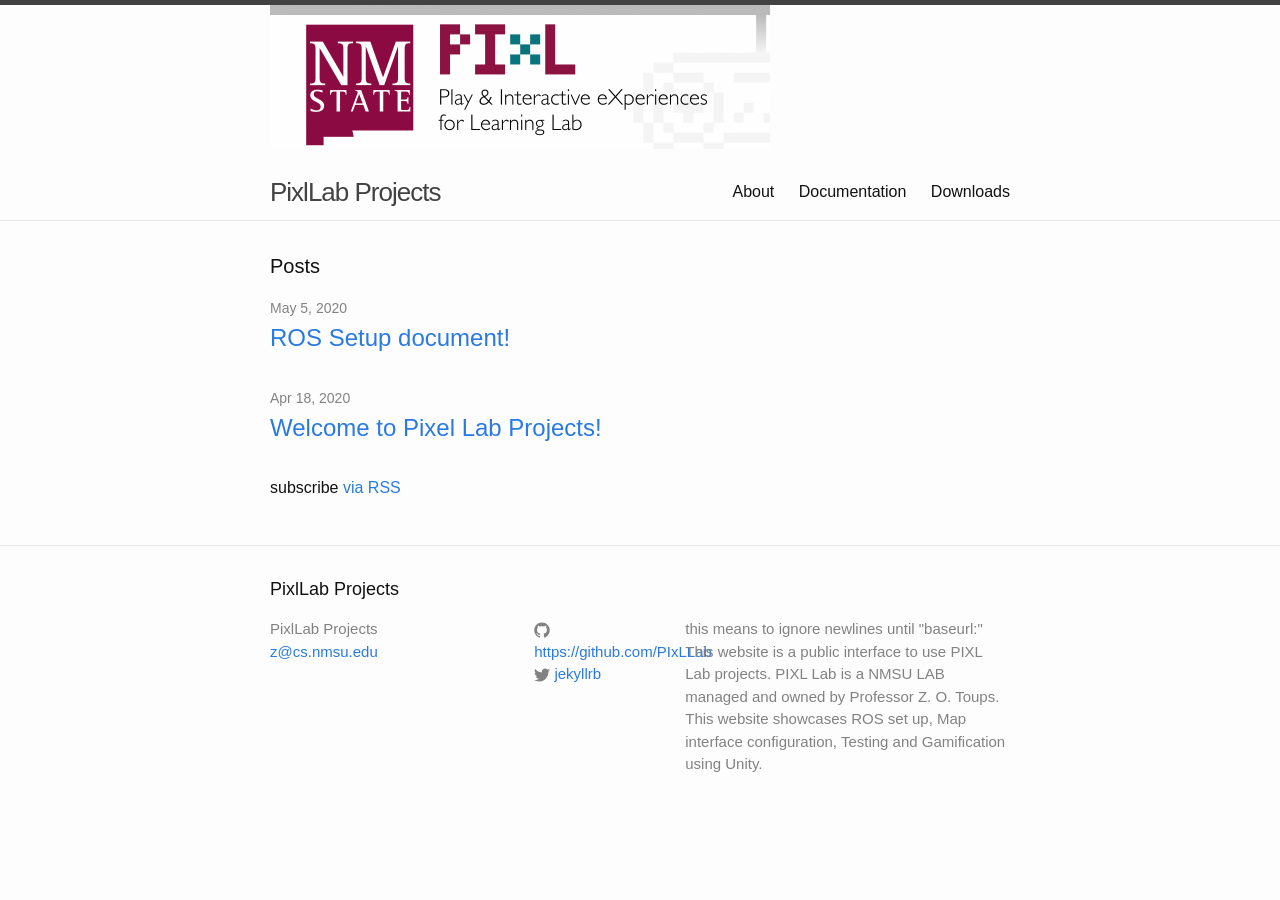
<file: index.html>
<!DOCTYPE html>
<html>

  <head>
  <meta charset="utf-8">
  <meta http-equiv="X-UA-Compatible" content="IE=edge">
  <meta name="viewport" content="width=device-width, initial-scale=1">

  <title>PixlLab Projects</title>
  <meta name="description" content="this means to ignore newlines until "baseurl:" This website is a public interface to use PIXL Lab projects. PIXL Lab is a NMSU LAB managed and owned by Professor Z. O. Toups. This website showcases ROS set up, Map interface configuration, Testing and Gamification using Unity.">

  <link rel="stylesheet" href="/css/main.css">
  <link rel="canonical" href="http://localhost:4000/">
  <link rel="alternate" type="application/rss+xml" title="PixlLab Projects" href="http://localhost:4000/feed.xml">
</head>


  <body>

    <header class="site-header">

  <div class="wrapper">

    <p>
	
      	<img src="/image/cropped-pixel-pixl-logo-nm3.png" alt="PIXLLAB" width="500"
         height="144">

    </p>	

    <a class="site-title" href="/">PixlLab Projects</a>



    <nav class="site-nav">
      <a href="#" class="menu-icon">
        <svg viewBox="0 0 18 15">
          <path fill="#424242" d="M18,1.484c0,0.82-0.665,1.484-1.484,1.484H1.484C0.665,2.969,0,2.304,0,1.484l0,0C0,0.665,0.665,0,1.484,0 h15.031C17.335,0,18,0.665,18,1.484L18,1.484z"/>
          <path fill="#424242" d="M18,7.516C18,8.335,17.335,9,16.516,9H1.484C0.665,9,0,8.335,0,7.516l0,0c0-0.82,0.665-1.484,1.484-1.484 h15.031C17.335,6.031,18,6.696,18,7.516L18,7.516z"/>
          <path fill="#424242" d="M18,13.516C18,14.335,17.335,15,16.516,15H1.484C0.665,15,0,14.335,0,13.516l0,0 c0-0.82,0.665-1.484,1.484-1.484h15.031C17.335,12.031,18,12.696,18,13.516L18,13.516z"/>
        </svg>
      </a>

      <div class="trigger">
        
          
          <a class="page-link" href="/about/">About</a>
          
        
          
          <a class="page-link" href="/documentation/">Documentation</a>
          
        
          
          <a class="page-link" href="/downloads/">Downloads</a>
          
        
          
        
          
        
          
        
      </div>
    </nav>

  </div>

</header>


    <div class="page-content">
      <div class="wrapper">
        <div class="home">

  <h1 class="page-heading">Posts</h1>

  <ul class="post-list">
    
      <li>
        <span class="post-meta">May 5, 2020</span>

        <h2>
          <a class="post-link" href="/welcome/notes/2020/05/05/ROS-Setup.html">ROS Setup document!</a>
        </h2>
      </li>
    
      <li>
        <span class="post-meta">Apr 18, 2020</span>

        <h2>
          <a class="post-link" href="/welcome/notes/2020/04/18/welcome-to-jekyll.html">Welcome to Pixel Lab Projects!</a>
        </h2>
      </li>
    
  </ul>

  <p class="rss-subscribe">subscribe <a href="/feed.xml">via RSS</a></p>

</div>

      </div>
    </div>

    <footer class="site-footer">

  <div class="wrapper">

    <h2 class="footer-heading">PixlLab Projects</h2>

    <div class="footer-col-wrapper">
      <div class="footer-col footer-col-1">
        <ul class="contact-list">
          <li>PixlLab Projects</li>
          <li><a href="mailto:z@cs.nmsu.edu">z@cs.nmsu.edu</a></li>
        </ul>
      </div>

      <div class="footer-col footer-col-2">
        <ul class="social-media-list">
          
          <li>
            <a href="https://github.com/https://github.com/PIxLLab"><span class="icon icon--github"><svg viewBox="0 0 16 16"><path fill="#828282" d="M7.999,0.431c-4.285,0-7.76,3.474-7.76,7.761 c0,3.428,2.223,6.337,5.307,7.363c0.388,0.071,0.53-0.168,0.53-0.374c0-0.184-0.007-0.672-0.01-1.32 c-2.159,0.469-2.614-1.04-2.614-1.04c-0.353-0.896-0.862-1.135-0.862-1.135c-0.705-0.481,0.053-0.472,0.053-0.472 c0.779,0.055,1.189,0.8,1.189,0.8c0.692,1.186,1.816,0.843,2.258,0.645c0.071-0.502,0.271-0.843,0.493-1.037 C4.86,11.425,3.049,10.76,3.049,7.786c0-0.847,0.302-1.54,0.799-2.082C3.768,5.507,3.501,4.718,3.924,3.65 c0,0,0.652-0.209,2.134,0.796C6.677,4.273,7.34,4.187,8,4.184c0.659,0.003,1.323,0.089,1.943,0.261 c1.482-1.004,2.132-0.796,2.132-0.796c0.423,1.068,0.157,1.857,0.077,2.054c0.497,0.542,0.798,1.235,0.798,2.082 c0,2.981-1.814,3.637-3.543,3.829c0.279,0.24,0.527,0.713,0.527,1.437c0,1.037-0.01,1.874-0.01,2.129 c0,0.208,0.14,0.449,0.534,0.373c3.081-1.028,5.302-3.935,5.302-7.362C15.76,3.906,12.285,0.431,7.999,0.431z"/></svg>
</span><span class="username">https://github.com/PIxLLab</span></a>

          </li>
          

          
          <li>
            <a href="https://twitter.com/jekyllrb"><span class="icon icon--twitter"><svg viewBox="0 0 16 16"><path fill="#828282" d="M15.969,3.058c-0.586,0.26-1.217,0.436-1.878,0.515c0.675-0.405,1.194-1.045,1.438-1.809c-0.632,0.375-1.332,0.647-2.076,0.793c-0.596-0.636-1.446-1.033-2.387-1.033c-1.806,0-3.27,1.464-3.27,3.27 c0,0.256,0.029,0.506,0.085,0.745C5.163,5.404,2.753,4.102,1.14,2.124C0.859,2.607,0.698,3.168,0.698,3.767 c0,1.134,0.577,2.135,1.455,2.722C1.616,6.472,1.112,6.325,0.671,6.08c0,0.014,0,0.027,0,0.041c0,1.584,1.127,2.906,2.623,3.206 C3.02,9.402,2.731,9.442,2.433,9.442c-0.211,0-0.416-0.021-0.615-0.059c0.416,1.299,1.624,2.245,3.055,2.271 c-1.119,0.877-2.529,1.4-4.061,1.4c-0.264,0-0.524-0.015-0.78-0.046c1.447,0.928,3.166,1.469,5.013,1.469 c6.015,0,9.304-4.983,9.304-9.304c0-0.142-0.003-0.283-0.009-0.423C14.976,4.29,15.531,3.714,15.969,3.058z"/></svg>
</span><span class="username">jekyllrb</span></a>

          </li>
          
        </ul>
      </div>

      <div class="footer-col footer-col-3">
        <p>this means to ignore newlines until "baseurl:" This website is a public interface to use PIXL Lab projects. PIXL Lab is a NMSU LAB managed and owned by Professor Z. O. Toups. This website showcases ROS set up, Map interface configuration, Testing and Gamification using Unity.</p>
      </div>
    </div>

  </div>

</footer>


  </body>

</html>
</file>
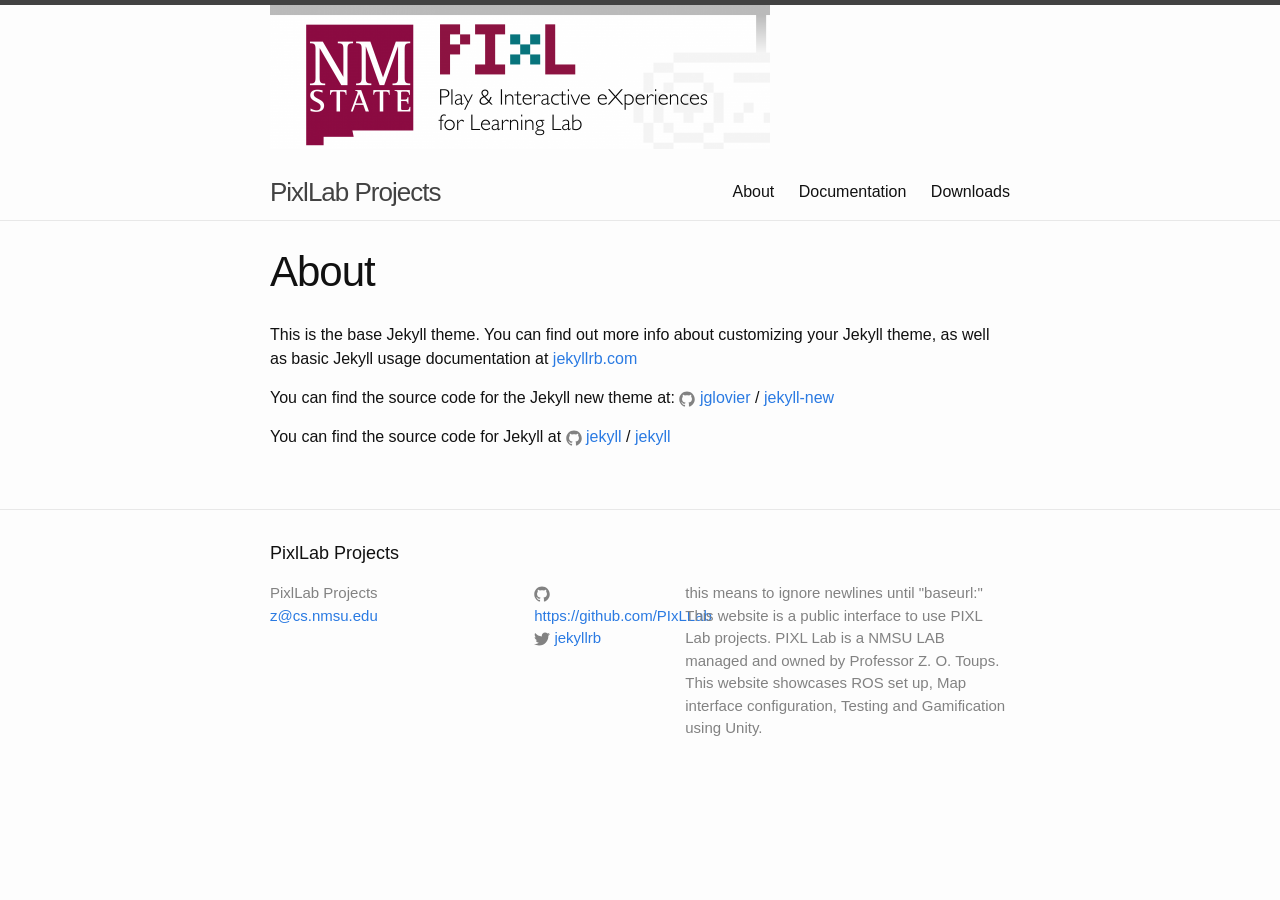
<file: about/index.html>
<!DOCTYPE html>
<html>

  <head>
  <meta charset="utf-8">
  <meta http-equiv="X-UA-Compatible" content="IE=edge">
  <meta name="viewport" content="width=device-width, initial-scale=1">

  <title>About</title>
  <meta name="description" content="this means to ignore newlines until "baseurl:" This website is a public interface to use PIXL Lab projects. PIXL Lab is a NMSU LAB managed and owned by Professor Z. O. Toups. This website showcases ROS set up, Map interface configuration, Testing and Gamification using Unity.">

  <link rel="stylesheet" href="/css/main.css">
  <link rel="canonical" href="http://localhost:4000/about/">
  <link rel="alternate" type="application/rss+xml" title="PixlLab Projects" href="http://localhost:4000/feed.xml">
</head>


  <body>

    <header class="site-header">

  <div class="wrapper">

    <p>
	
      	<img src="/image/cropped-pixel-pixl-logo-nm3.png" alt="PIXLLAB" width="500"
         height="144">

    </p>	

    <a class="site-title" href="/">PixlLab Projects</a>



    <nav class="site-nav">
      <a href="#" class="menu-icon">
        <svg viewBox="0 0 18 15">
          <path fill="#424242" d="M18,1.484c0,0.82-0.665,1.484-1.484,1.484H1.484C0.665,2.969,0,2.304,0,1.484l0,0C0,0.665,0.665,0,1.484,0 h15.031C17.335,0,18,0.665,18,1.484L18,1.484z"/>
          <path fill="#424242" d="M18,7.516C18,8.335,17.335,9,16.516,9H1.484C0.665,9,0,8.335,0,7.516l0,0c0-0.82,0.665-1.484,1.484-1.484 h15.031C17.335,6.031,18,6.696,18,7.516L18,7.516z"/>
          <path fill="#424242" d="M18,13.516C18,14.335,17.335,15,16.516,15H1.484C0.665,15,0,14.335,0,13.516l0,0 c0-0.82,0.665-1.484,1.484-1.484h15.031C17.335,12.031,18,12.696,18,13.516L18,13.516z"/>
        </svg>
      </a>

      <div class="trigger">
        
          
          <a class="page-link" href="/about/">About</a>
          
        
          
          <a class="page-link" href="/documentation/">Documentation</a>
          
        
          
          <a class="page-link" href="/downloads/">Downloads</a>
          
        
          
        
          
        
          
        
      </div>
    </nav>

  </div>

</header>


    <div class="page-content">
      <div class="wrapper">
        <article class="post">

  <header class="post-header">
    <h1 class="post-title">About</h1>
  </header>

  <div class="post-content">
    <p>This is the base Jekyll theme. You can find out more info about customizing your Jekyll theme, as well as basic Jekyll usage documentation at <a href="http://jekyllrb.com/">jekyllrb.com</a></p>

<p>You can find the source code for the Jekyll new theme at:
<a href="https://github.com/jglovier"><span class="icon icon--github"><svg viewBox="0 0 16 16"><path fill="#828282" d="M7.999,0.431c-4.285,0-7.76,3.474-7.76,7.761 c0,3.428,2.223,6.337,5.307,7.363c0.388,0.071,0.53-0.168,0.53-0.374c0-0.184-0.007-0.672-0.01-1.32 c-2.159,0.469-2.614-1.04-2.614-1.04c-0.353-0.896-0.862-1.135-0.862-1.135c-0.705-0.481,0.053-0.472,0.053-0.472 c0.779,0.055,1.189,0.8,1.189,0.8c0.692,1.186,1.816,0.843,2.258,0.645c0.071-0.502,0.271-0.843,0.493-1.037 C4.86,11.425,3.049,10.76,3.049,7.786c0-0.847,0.302-1.54,0.799-2.082C3.768,5.507,3.501,4.718,3.924,3.65 c0,0,0.652-0.209,2.134,0.796C6.677,4.273,7.34,4.187,8,4.184c0.659,0.003,1.323,0.089,1.943,0.261 c1.482-1.004,2.132-0.796,2.132-0.796c0.423,1.068,0.157,1.857,0.077,2.054c0.497,0.542,0.798,1.235,0.798,2.082 c0,2.981-1.814,3.637-3.543,3.829c0.279,0.24,0.527,0.713,0.527,1.437c0,1.037-0.01,1.874-0.01,2.129 c0,0.208,0.14,0.449,0.534,0.373c3.081-1.028,5.302-3.935,5.302-7.362C15.76,3.906,12.285,0.431,7.999,0.431z"></path></svg>
</span><span class="username">jglovier</span></a>
 /
<a href="https://github.com/jglovier/jekyll-new">jekyll-new</a></p>

<p>You can find the source code for Jekyll at
<a href="https://github.com/jekyll"><span class="icon icon--github"><svg viewBox="0 0 16 16"><path fill="#828282" d="M7.999,0.431c-4.285,0-7.76,3.474-7.76,7.761 c0,3.428,2.223,6.337,5.307,7.363c0.388,0.071,0.53-0.168,0.53-0.374c0-0.184-0.007-0.672-0.01-1.32 c-2.159,0.469-2.614-1.04-2.614-1.04c-0.353-0.896-0.862-1.135-0.862-1.135c-0.705-0.481,0.053-0.472,0.053-0.472 c0.779,0.055,1.189,0.8,1.189,0.8c0.692,1.186,1.816,0.843,2.258,0.645c0.071-0.502,0.271-0.843,0.493-1.037 C4.86,11.425,3.049,10.76,3.049,7.786c0-0.847,0.302-1.54,0.799-2.082C3.768,5.507,3.501,4.718,3.924,3.65 c0,0,0.652-0.209,2.134,0.796C6.677,4.273,7.34,4.187,8,4.184c0.659,0.003,1.323,0.089,1.943,0.261 c1.482-1.004,2.132-0.796,2.132-0.796c0.423,1.068,0.157,1.857,0.077,2.054c0.497,0.542,0.798,1.235,0.798,2.082 c0,2.981-1.814,3.637-3.543,3.829c0.279,0.24,0.527,0.713,0.527,1.437c0,1.037-0.01,1.874-0.01,2.129 c0,0.208,0.14,0.449,0.534,0.373c3.081-1.028,5.302-3.935,5.302-7.362C15.76,3.906,12.285,0.431,7.999,0.431z"></path></svg>
</span><span class="username">jekyll</span></a>
 /
<a href="https://github.com/jekyll/jekyll">jekyll</a></p>

  </div>

</article>

      </div>
    </div>

    <footer class="site-footer">

  <div class="wrapper">

    <h2 class="footer-heading">PixlLab Projects</h2>

    <div class="footer-col-wrapper">
      <div class="footer-col footer-col-1">
        <ul class="contact-list">
          <li>PixlLab Projects</li>
          <li><a href="mailto:z@cs.nmsu.edu">z@cs.nmsu.edu</a></li>
        </ul>
      </div>

      <div class="footer-col footer-col-2">
        <ul class="social-media-list">
          
          <li>
            <a href="https://github.com/https://github.com/PIxLLab"><span class="icon icon--github"><svg viewBox="0 0 16 16"><path fill="#828282" d="M7.999,0.431c-4.285,0-7.76,3.474-7.76,7.761 c0,3.428,2.223,6.337,5.307,7.363c0.388,0.071,0.53-0.168,0.53-0.374c0-0.184-0.007-0.672-0.01-1.32 c-2.159,0.469-2.614-1.04-2.614-1.04c-0.353-0.896-0.862-1.135-0.862-1.135c-0.705-0.481,0.053-0.472,0.053-0.472 c0.779,0.055,1.189,0.8,1.189,0.8c0.692,1.186,1.816,0.843,2.258,0.645c0.071-0.502,0.271-0.843,0.493-1.037 C4.86,11.425,3.049,10.76,3.049,7.786c0-0.847,0.302-1.54,0.799-2.082C3.768,5.507,3.501,4.718,3.924,3.65 c0,0,0.652-0.209,2.134,0.796C6.677,4.273,7.34,4.187,8,4.184c0.659,0.003,1.323,0.089,1.943,0.261 c1.482-1.004,2.132-0.796,2.132-0.796c0.423,1.068,0.157,1.857,0.077,2.054c0.497,0.542,0.798,1.235,0.798,2.082 c0,2.981-1.814,3.637-3.543,3.829c0.279,0.24,0.527,0.713,0.527,1.437c0,1.037-0.01,1.874-0.01,2.129 c0,0.208,0.14,0.449,0.534,0.373c3.081-1.028,5.302-3.935,5.302-7.362C15.76,3.906,12.285,0.431,7.999,0.431z"/></svg>
</span><span class="username">https://github.com/PIxLLab</span></a>

          </li>
          

          
          <li>
            <a href="https://twitter.com/jekyllrb"><span class="icon icon--twitter"><svg viewBox="0 0 16 16"><path fill="#828282" d="M15.969,3.058c-0.586,0.26-1.217,0.436-1.878,0.515c0.675-0.405,1.194-1.045,1.438-1.809c-0.632,0.375-1.332,0.647-2.076,0.793c-0.596-0.636-1.446-1.033-2.387-1.033c-1.806,0-3.27,1.464-3.27,3.27 c0,0.256,0.029,0.506,0.085,0.745C5.163,5.404,2.753,4.102,1.14,2.124C0.859,2.607,0.698,3.168,0.698,3.767 c0,1.134,0.577,2.135,1.455,2.722C1.616,6.472,1.112,6.325,0.671,6.08c0,0.014,0,0.027,0,0.041c0,1.584,1.127,2.906,2.623,3.206 C3.02,9.402,2.731,9.442,2.433,9.442c-0.211,0-0.416-0.021-0.615-0.059c0.416,1.299,1.624,2.245,3.055,2.271 c-1.119,0.877-2.529,1.4-4.061,1.4c-0.264,0-0.524-0.015-0.78-0.046c1.447,0.928,3.166,1.469,5.013,1.469 c6.015,0,9.304-4.983,9.304-9.304c0-0.142-0.003-0.283-0.009-0.423C14.976,4.29,15.531,3.714,15.969,3.058z"/></svg>
</span><span class="username">jekyllrb</span></a>

          </li>
          
        </ul>
      </div>

      <div class="footer-col footer-col-3">
        <p>this means to ignore newlines until "baseurl:" This website is a public interface to use PIXL Lab projects. PIXL Lab is a NMSU LAB managed and owned by Professor Z. O. Toups. This website showcases ROS set up, Map interface configuration, Testing and Gamification using Unity.</p>
      </div>
    </div>

  </div>

</footer>


  </body>

</html>
</file>
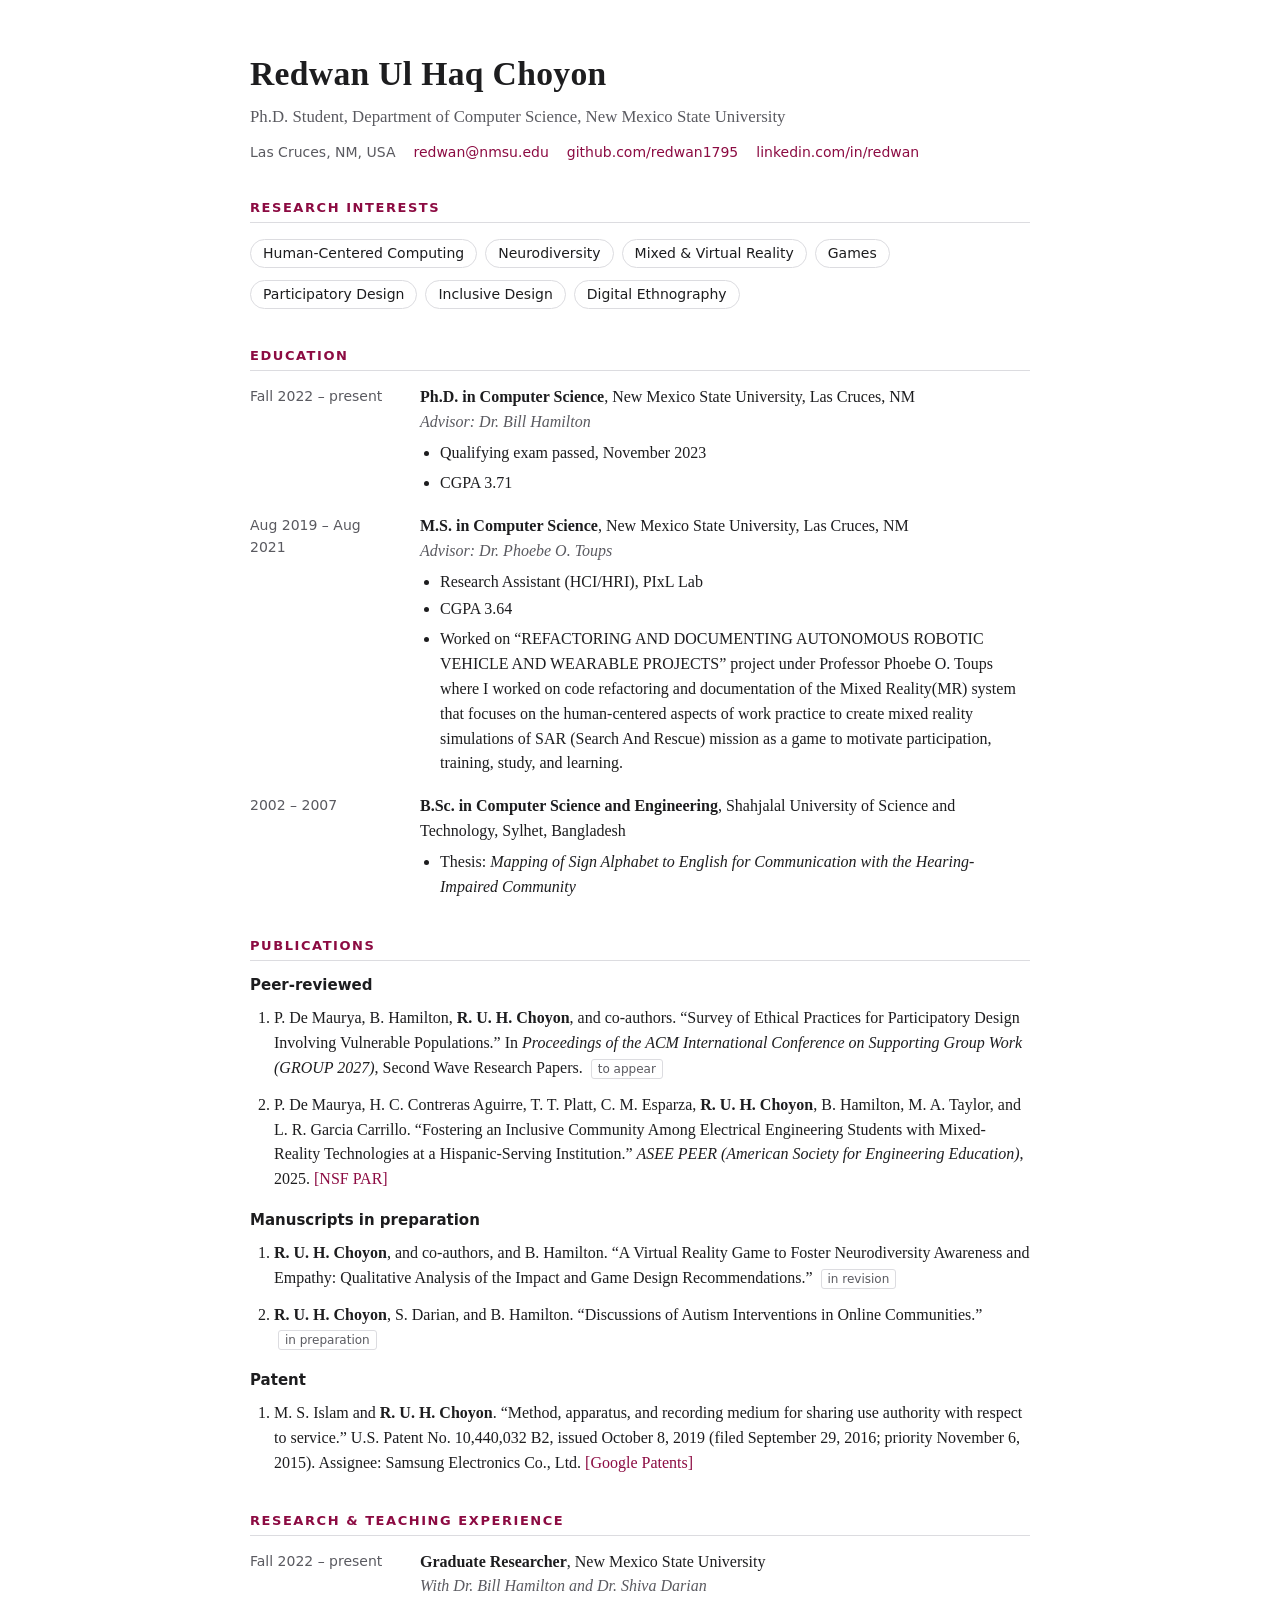
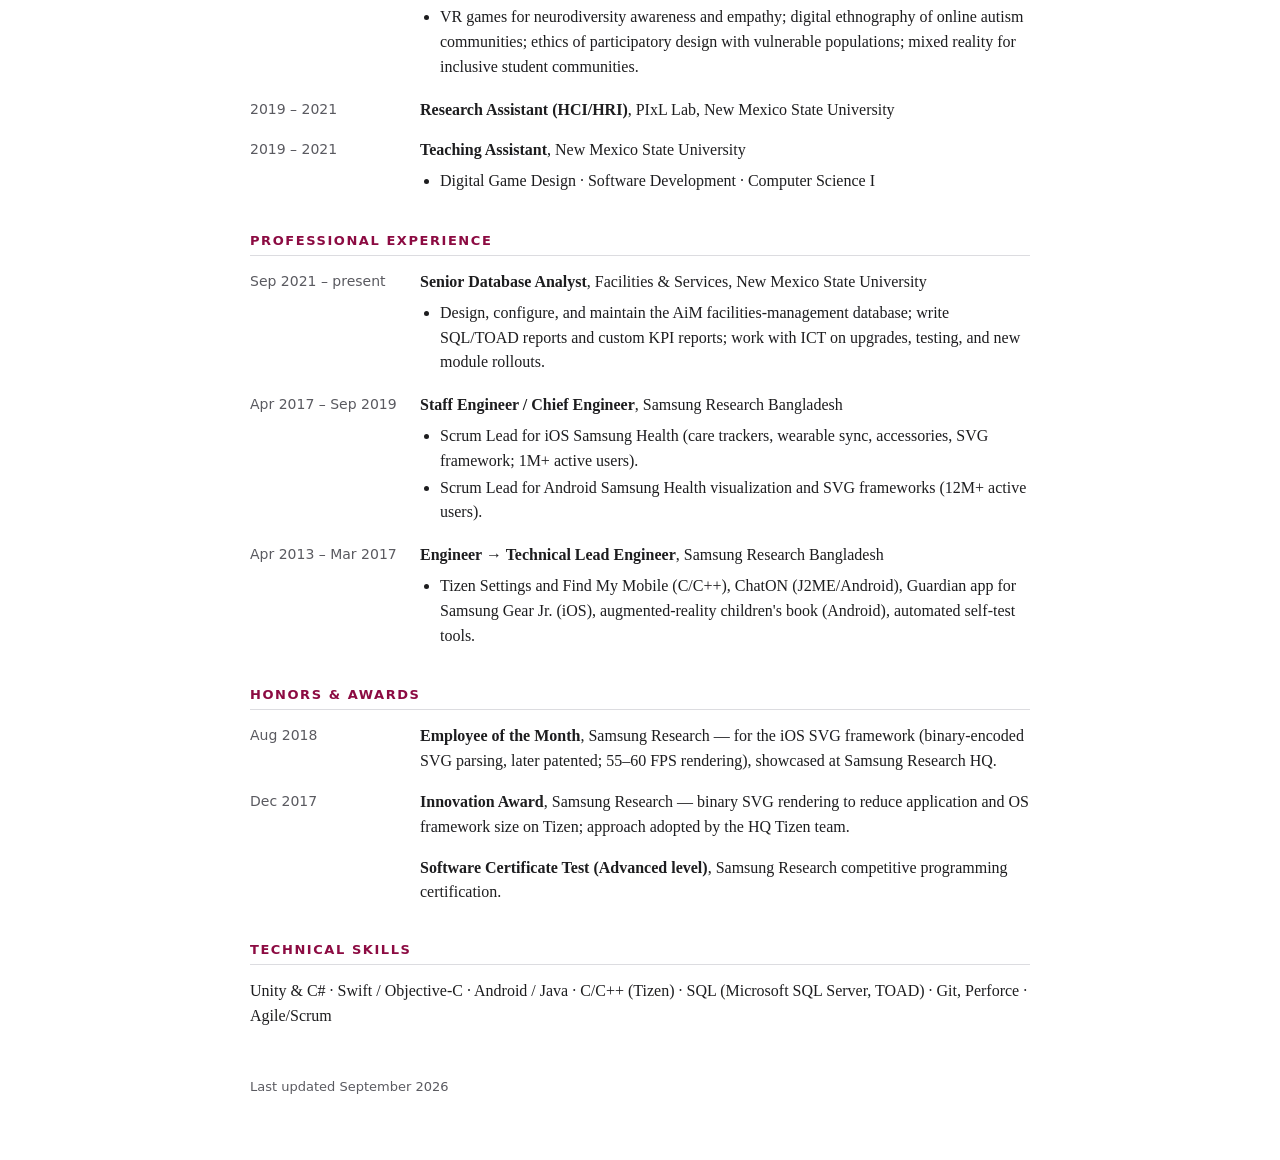
<file: cv/index.html>
<!DOCTYPE html>
<html lang="en">
<head>
<meta charset="utf-8">
<meta name="viewport" content="width=device-width, initial-scale=1">
<title>Redwan Ul Haq Choyon – CV</title>
<meta name="description" content="Curriculum Vitae of Redwan Ul Haq Choyon, Ph.D. student in Computer Science at New Mexico State University.">
<style>
  :root {
    --bg: #ffffff; --fg: #1d1d1f; --muted: #5a5a60; --accent: #8c0b42; --rule: #dcdce0;
  }
  @media (prefers-color-scheme: dark) {
    :root { --bg: #151517; --fg: #ececef; --muted: #a4a4ab; --accent: #e27aa3; --rule: #34343a; }
  }
  * { box-sizing: border-box; }
  body {
    margin: 0; background: var(--bg); color: var(--fg);
    font: 16px/1.55 Georgia, "Times New Roman", serif;
  }
  main { max-width: 820px; margin: 0 auto; padding: 48px 20px 64px; }
  header h1 { font-size: 2.1rem; margin: 0 0 4px; letter-spacing: .01em; }
  header .role { color: var(--muted); margin: 0 0 12px; font-size: 1.05rem; }
  .contact { display: flex; flex-wrap: wrap; gap: 6px 18px; font: 14px/1.5 system-ui, sans-serif; color: var(--muted); }
  a { color: var(--accent); text-decoration: none; }
  a:hover { text-decoration: underline; }
  h2 {
    font: 600 13px/1 system-ui, sans-serif; text-transform: uppercase; letter-spacing: .12em;
    color: var(--accent); margin: 38px 0 14px; padding-bottom: 8px; border-bottom: 1px solid var(--rule);
  }
  .entry { display: grid; grid-template-columns: 150px 1fr; gap: 4px 20px; margin-bottom: 16px; }
  .when { color: var(--muted); font: 14px/1.55 system-ui, sans-serif; padding-top: 1px; }
  .what b { font-weight: 600; }
  .what .sub { color: var(--muted); font-style: italic; }
  ul { margin: 6px 0 0; padding-left: 20px; }
  li { margin: 2px 0; }
  ol.pubs { padding-left: 24px; margin: 0; }
  ol.pubs li { margin-bottom: 12px; }
  .me { font-weight: 700; }
  .tag { font: 12px/1 system-ui, sans-serif; color: var(--muted); border: 1px solid var(--rule); border-radius: 3px; padding: 2px 6px; margin-left: 4px; white-space: nowrap; }
  .interests { display: flex; flex-wrap: wrap; gap: 8px; list-style: none; padding: 0; }
  .interests li { border: 1px solid var(--rule); border-radius: 999px; padding: 3px 12px; font: 14px/1.5 system-ui, sans-serif; }
  footer { margin-top: 48px; color: var(--muted); font: 13px/1.5 system-ui, sans-serif; }
  @media (max-width: 600px) {
    .entry { grid-template-columns: 1fr; gap: 0; }
    header h1 { font-size: 1.7rem; }
  }
  @media print {
    :root { --bg: #fff; --fg: #000; --muted: #444; --accent: #8c0b42; --rule: #ccc; }
    main { padding: 0; } h2 { margin-top: 22px; } footer { display: none; }
  }
</style>
</head>
<body>
<main>
  <header>
    <h1>Redwan Ul Haq Choyon</h1>
    <p class="role">Ph.D. Student, Department of Computer Science, New Mexico State University</p>
    <div class="contact">
      <span>Las Cruces, NM, USA</span>
      <a href="mailto:redwan@nmsu.edu">redwan@nmsu.edu</a>
      <a href="https://github.com/redwan1795">github.com/redwan1795</a>
      <a href="https://www.linkedin.com/in/redwan">linkedin.com/in/redwan</a>
    </div>
  </header>

  <h2>Research Interests</h2>
  <ul class="interests">
    <li>Human-Centered Computing</li><li>Neurodiversity</li><li>Mixed &amp; Virtual Reality</li>
    <li>Games</li><li>Participatory Design</li><li>Inclusive Design</li><li>Digital Ethnography</li>
  </ul>

  <h2>Education</h2>
  <div class="entry">
    <div class="when">Fall 2022 – present</div>
    <div class="what"><b>Ph.D. in Computer Science</b>, New Mexico State University, Las Cruces, NM<br>
      <span class="sub">Advisor: Dr. Bill Hamilton</span>
      <ul><li>Qualifying exam passed, November 2023</li></ul>
      <ul><li>CGPA 3.71</li></ul></div>
  </div>
  <div class="entry">
    <div class="when">Aug 2019 – Aug 2021</div>
    <div class="what"><b>M.S. in Computer Science</b>, New Mexico State University, Las Cruces, NM<br>
      <span class="sub">Advisor: Dr. Phoebe O. Toups</span>
      <ul><li>Research Assistant (HCI/HRI), PIxL Lab</li><li>CGPA 3.64</li></ul>
      <ul><li>Worked on “REFACTORING AND DOCUMENTING AUTONOMOUS ROBOTIC VEHICLE AND WEARABLE PROJECTS” project under Professor Phoebe O. Toups where I worked on code refactoring and documentation of the Mixed Reality(MR) system that focuses on the human-centered aspects of work practice to create mixed reality simulations of SAR (Search And Rescue) mission as a game to motivate participation, training, study, and learning.</li></ul></div>
      </div>
  <div class="entry">
    <div class="when">2002 – 2007</div>
    <div class="what"><b>B.Sc. in Computer Science and Engineering</b>, Shahjalal University of Science and Technology, Sylhet, Bangladesh
      <ul><li>Thesis: <i>Mapping of Sign Alphabet to English for Communication with the Hearing-Impaired Community</i></li></ul></div>
  </div>

  <h2>Publications</h2>
  <h3 style="font:600 15px/1.4 system-ui,sans-serif;margin:0 0 10px;">Peer-reviewed</h3>
  <ol class="pubs">
    <li>P. De Maurya, B. Hamilton, <span class="me">R. U. H. Choyon</span>, and co-authors. “Survey of Ethical Practices for Participatory Design Involving Vulnerable Populations.” In <i>Proceedings of the ACM International Conference on Supporting Group Work (GROUP 2027)</i>, Second Wave Research Papers. <span class="tag">to appear</span></li>
    <li>P. De Maurya, H. C. Contreras Aguirre, T. T. Platt, C. M. Esparza, <span class="me">R. U. H. Choyon</span>, B. Hamilton, M. A. Taylor, and L. R. Garcia Carrillo. “Fostering an Inclusive Community Among Electrical Engineering Students with Mixed-Reality Technologies at a Hispanic-Serving Institution.” <i>ASEE PEER (American Society for Engineering Education)</i>, 2025. <a href="https://par.nsf.gov/biblio/10620946">[NSF PAR]</a></li>
  </ol>
  <h3 style="font:600 15px/1.4 system-ui,sans-serif;margin:18px 0 10px;">Manuscripts in preparation</h3>
  <ol class="pubs">
    <li><span class="me">R. U. H. Choyon</span>, and co-authors, and B. Hamilton. “A Virtual Reality Game to Foster Neurodiversity Awareness and Empathy: Qualitative Analysis of the Impact and Game Design Recommendations.” <span class="tag">in revision</span></li>
    <li><span class="me">R. U. H. Choyon</span>, S. Darian, and B. Hamilton. “Discussions of Autism Interventions in Online Communities.” <span class="tag">in preparation</span></li>
  </ol>
  <h3 style="font:600 15px/1.4 system-ui,sans-serif;margin:18px 0 10px;">Patent</h3>
  <ol class="pubs">
    <li>M. S. Islam and <span class="me">R. U. H. Choyon</span>. “Method, apparatus, and recording medium for sharing use authority with respect to service.” U.S. Patent No. 10,440,032 B2, issued October 8, 2019 (filed September 29, 2016; priority November 6, 2015). Assignee: Samsung Electronics Co., Ltd. <a href="https://patents.google.com/patent/US10440032B2/en">[Google Patents]</a></li>
  </ol>

  <h2>Research &amp; Teaching Experience</h2>
  <div class="entry">
    <div class="when">Fall 2022 – present</div>
    <div class="what"><b>Graduate Researcher</b>, New Mexico State University<br>
      <span class="sub">With Dr. Bill Hamilton and Dr. Shiva Darian</span>
      <ul><li>VR games for neurodiversity awareness and empathy; digital ethnography of online autism communities; ethics of participatory design with vulnerable populations; mixed reality for inclusive student communities.</li></ul></div>
  </div>
  <div class="entry">
    <div class="when">2019 – 2021</div>
    <div class="what"><b>Research Assistant (HCI/HRI)</b>, PIxL Lab, New Mexico State University</div>
  </div>
  <div class="entry">
    <div class="when">2019 – 2021</div>
    <div class="what"><b>Teaching Assistant</b>, New Mexico State University
      <ul><li>Digital Game Design · Software Development · Computer Science I</li></ul></div>
  </div>

  <h2>Professional Experience</h2>
  <div class="entry">
    <div class="when">Sep 2021 – present</div>
    <div class="what"><b>Senior Database Analyst</b>, Facilities &amp; Services, New Mexico State University
      <ul><li>Design, configure, and maintain the AiM facilities-management database; write SQL/TOAD reports and custom KPI reports; work with ICT on upgrades, testing, and new module rollouts.</li></ul></div>
  </div>
  <div class="entry">
    <div class="when">Apr 2017 – Sep 2019</div>
    <div class="what"><b>Staff Engineer / Chief Engineer</b>, Samsung Research Bangladesh
      <ul><li>Scrum Lead for iOS Samsung Health (care trackers, wearable sync, accessories, SVG framework; 1M+ active users).</li>
      <li>Scrum Lead for Android Samsung Health visualization and SVG frameworks (12M+ active users).</li></ul></div>
  </div>
  <div class="entry">
    <div class="when">Apr 2013 – Mar 2017</div>
    <div class="what"><b>Engineer → Technical Lead Engineer</b>, Samsung Research Bangladesh
      <ul><li>Tizen Settings and Find My Mobile (C/C++), ChatON (J2ME/Android), Guardian app for Samsung Gear Jr. (iOS), augmented-reality children's book (Android), automated self-test tools.</li></ul></div>
  </div>

  <h2>Honors &amp; Awards</h2>
  <div class="entry">
    <div class="when">Aug 2018</div>
    <div class="what"><b>Employee of the Month</b>, Samsung Research — for the iOS SVG framework (binary-encoded SVG parsing, later patented; 55–60 FPS rendering), showcased at Samsung Research HQ.</div>
  </div>
  <div class="entry">
    <div class="when">Dec 2017</div>
    <div class="what"><b>Innovation Award</b>, Samsung Research — binary SVG rendering to reduce application and OS framework size on Tizen; approach adopted by the HQ Tizen team.</div>
  </div>
  <div class="entry">
    <div class="when"></div>
    <div class="what"><b>Software Certificate Test (Advanced level)</b>, Samsung Research competitive programming certification.</div>
  </div>

  <h2>Technical Skills</h2>
  <p style="margin:0">Unity &amp; C# · Swift / Objective-C · Android / Java · C/C++ (Tizen) · SQL (Microsoft SQL Server, TOAD) · Git, Perforce · Agile/Scrum</p>

  <footer>Last updated September 2026</footer>
</main>
</body>
</html>
</file>
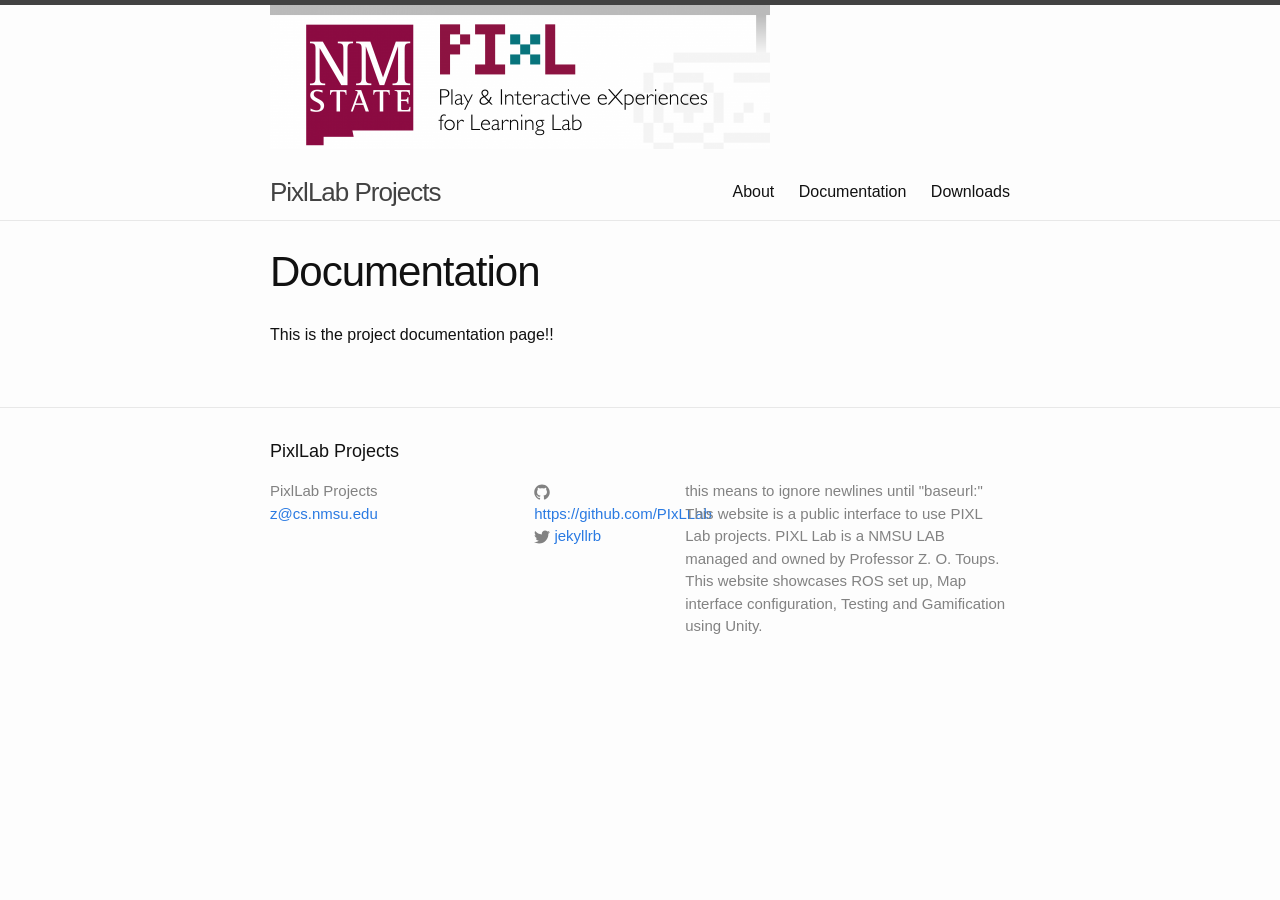
<file: documentation/index.html>
<!DOCTYPE html>
<html>

  <head>
  <meta charset="utf-8">
  <meta http-equiv="X-UA-Compatible" content="IE=edge">
  <meta name="viewport" content="width=device-width, initial-scale=1">

  <title>Documentation</title>
  <meta name="description" content="this means to ignore newlines until "baseurl:" This website is a public interface to use PIXL Lab projects. PIXL Lab is a NMSU LAB managed and owned by Professor Z. O. Toups. This website showcases ROS set up, Map interface configuration, Testing and Gamification using Unity.">

  <link rel="stylesheet" href="/css/main.css">
  <link rel="canonical" href="http://localhost:4000/documentation/">
  <link rel="alternate" type="application/rss+xml" title="PixlLab Projects" href="http://localhost:4000/feed.xml">
</head>


  <body>

    <header class="site-header">

  <div class="wrapper">

    <p>
	
      	<img src="/image/cropped-pixel-pixl-logo-nm3.png" alt="PIXLLAB" width="500"
         height="144">

    </p>	

    <a class="site-title" href="/">PixlLab Projects</a>



    <nav class="site-nav">
      <a href="#" class="menu-icon">
        <svg viewBox="0 0 18 15">
          <path fill="#424242" d="M18,1.484c0,0.82-0.665,1.484-1.484,1.484H1.484C0.665,2.969,0,2.304,0,1.484l0,0C0,0.665,0.665,0,1.484,0 h15.031C17.335,0,18,0.665,18,1.484L18,1.484z"/>
          <path fill="#424242" d="M18,7.516C18,8.335,17.335,9,16.516,9H1.484C0.665,9,0,8.335,0,7.516l0,0c0-0.82,0.665-1.484,1.484-1.484 h15.031C17.335,6.031,18,6.696,18,7.516L18,7.516z"/>
          <path fill="#424242" d="M18,13.516C18,14.335,17.335,15,16.516,15H1.484C0.665,15,0,14.335,0,13.516l0,0 c0-0.82,0.665-1.484,1.484-1.484h15.031C17.335,12.031,18,12.696,18,13.516L18,13.516z"/>
        </svg>
      </a>

      <div class="trigger">
        
          
          <a class="page-link" href="/about/">About</a>
          
        
          
          <a class="page-link" href="/documentation/">Documentation</a>
          
        
          
          <a class="page-link" href="/downloads/">Downloads</a>
          
        
          
        
          
        
          
        
      </div>
    </nav>

  </div>

</header>


    <div class="page-content">
      <div class="wrapper">
        <article class="post">

  <header class="post-header">
    <h1 class="post-title">Documentation</h1>
  </header>

  <div class="post-content">
    <p>This is the project documentation page!!</p>

  </div>

</article>

      </div>
    </div>

    <footer class="site-footer">

  <div class="wrapper">

    <h2 class="footer-heading">PixlLab Projects</h2>

    <div class="footer-col-wrapper">
      <div class="footer-col footer-col-1">
        <ul class="contact-list">
          <li>PixlLab Projects</li>
          <li><a href="mailto:z@cs.nmsu.edu">z@cs.nmsu.edu</a></li>
        </ul>
      </div>

      <div class="footer-col footer-col-2">
        <ul class="social-media-list">
          
          <li>
            <a href="https://github.com/https://github.com/PIxLLab"><span class="icon icon--github"><svg viewBox="0 0 16 16"><path fill="#828282" d="M7.999,0.431c-4.285,0-7.76,3.474-7.76,7.761 c0,3.428,2.223,6.337,5.307,7.363c0.388,0.071,0.53-0.168,0.53-0.374c0-0.184-0.007-0.672-0.01-1.32 c-2.159,0.469-2.614-1.04-2.614-1.04c-0.353-0.896-0.862-1.135-0.862-1.135c-0.705-0.481,0.053-0.472,0.053-0.472 c0.779,0.055,1.189,0.8,1.189,0.8c0.692,1.186,1.816,0.843,2.258,0.645c0.071-0.502,0.271-0.843,0.493-1.037 C4.86,11.425,3.049,10.76,3.049,7.786c0-0.847,0.302-1.54,0.799-2.082C3.768,5.507,3.501,4.718,3.924,3.65 c0,0,0.652-0.209,2.134,0.796C6.677,4.273,7.34,4.187,8,4.184c0.659,0.003,1.323,0.089,1.943,0.261 c1.482-1.004,2.132-0.796,2.132-0.796c0.423,1.068,0.157,1.857,0.077,2.054c0.497,0.542,0.798,1.235,0.798,2.082 c0,2.981-1.814,3.637-3.543,3.829c0.279,0.24,0.527,0.713,0.527,1.437c0,1.037-0.01,1.874-0.01,2.129 c0,0.208,0.14,0.449,0.534,0.373c3.081-1.028,5.302-3.935,5.302-7.362C15.76,3.906,12.285,0.431,7.999,0.431z"/></svg>
</span><span class="username">https://github.com/PIxLLab</span></a>

          </li>
          

          
          <li>
            <a href="https://twitter.com/jekyllrb"><span class="icon icon--twitter"><svg viewBox="0 0 16 16"><path fill="#828282" d="M15.969,3.058c-0.586,0.26-1.217,0.436-1.878,0.515c0.675-0.405,1.194-1.045,1.438-1.809c-0.632,0.375-1.332,0.647-2.076,0.793c-0.596-0.636-1.446-1.033-2.387-1.033c-1.806,0-3.27,1.464-3.27,3.27 c0,0.256,0.029,0.506,0.085,0.745C5.163,5.404,2.753,4.102,1.14,2.124C0.859,2.607,0.698,3.168,0.698,3.767 c0,1.134,0.577,2.135,1.455,2.722C1.616,6.472,1.112,6.325,0.671,6.08c0,0.014,0,0.027,0,0.041c0,1.584,1.127,2.906,2.623,3.206 C3.02,9.402,2.731,9.442,2.433,9.442c-0.211,0-0.416-0.021-0.615-0.059c0.416,1.299,1.624,2.245,3.055,2.271 c-1.119,0.877-2.529,1.4-4.061,1.4c-0.264,0-0.524-0.015-0.78-0.046c1.447,0.928,3.166,1.469,5.013,1.469 c6.015,0,9.304-4.983,9.304-9.304c0-0.142-0.003-0.283-0.009-0.423C14.976,4.29,15.531,3.714,15.969,3.058z"/></svg>
</span><span class="username">jekyllrb</span></a>

          </li>
          
        </ul>
      </div>

      <div class="footer-col footer-col-3">
        <p>this means to ignore newlines until "baseurl:" This website is a public interface to use PIXL Lab projects. PIXL Lab is a NMSU LAB managed and owned by Professor Z. O. Toups. This website showcases ROS set up, Map interface configuration, Testing and Gamification using Unity.</p>
      </div>
    </div>

  </div>

</footer>


  </body>

</html>
</file>
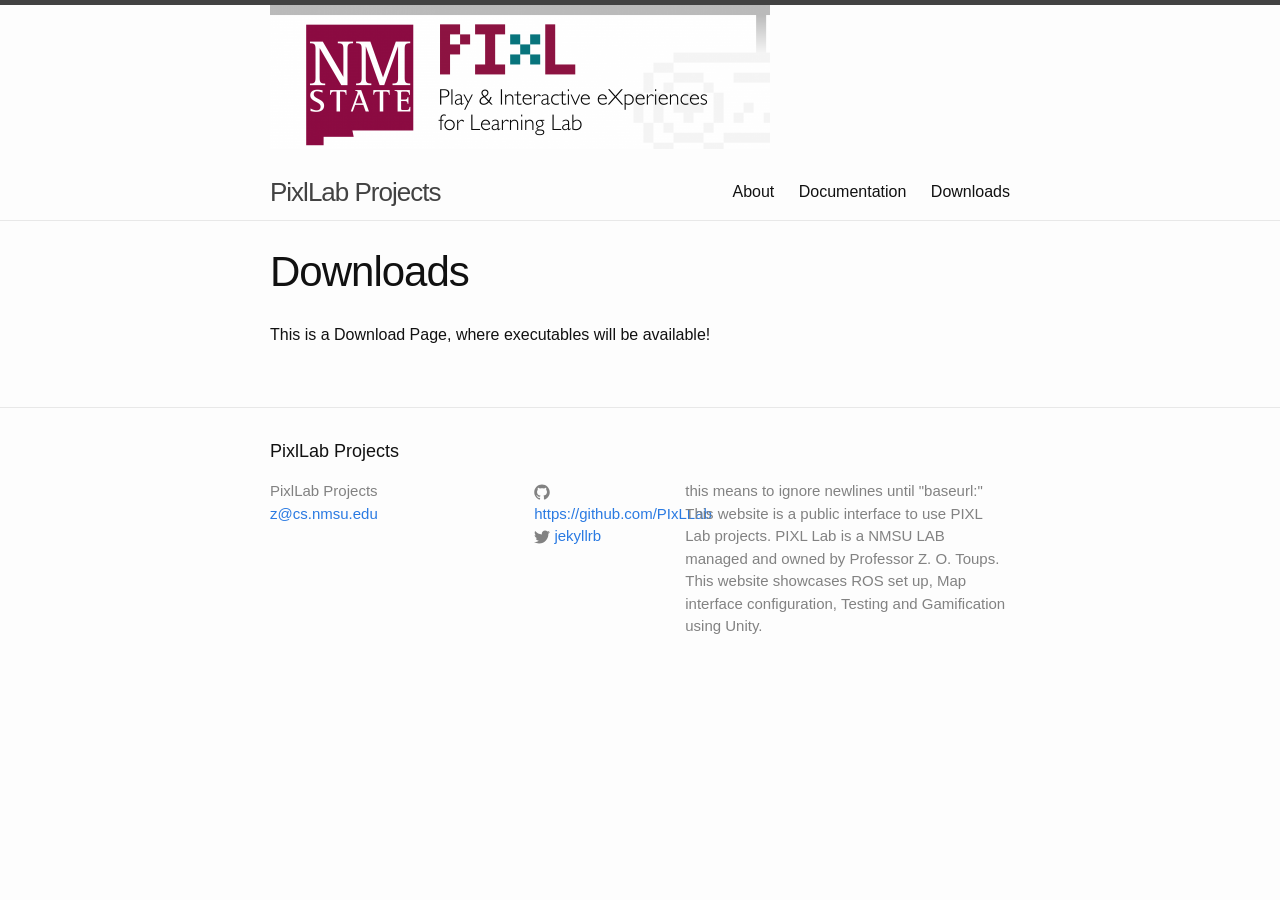
<file: downloads/index.html>
<!DOCTYPE html>
<html>

  <head>
  <meta charset="utf-8">
  <meta http-equiv="X-UA-Compatible" content="IE=edge">
  <meta name="viewport" content="width=device-width, initial-scale=1">

  <title>Downloads</title>
  <meta name="description" content="this means to ignore newlines until "baseurl:" This website is a public interface to use PIXL Lab projects. PIXL Lab is a NMSU LAB managed and owned by Professor Z. O. Toups. This website showcases ROS set up, Map interface configuration, Testing and Gamification using Unity.">

  <link rel="stylesheet" href="/css/main.css">
  <link rel="canonical" href="http://localhost:4000/downloads/">
  <link rel="alternate" type="application/rss+xml" title="PixlLab Projects" href="http://localhost:4000/feed.xml">
</head>


  <body>

    <header class="site-header">

  <div class="wrapper">

    <p>
	
      	<img src="/image/cropped-pixel-pixl-logo-nm3.png" alt="PIXLLAB" width="500"
         height="144">

    </p>	

    <a class="site-title" href="/">PixlLab Projects</a>



    <nav class="site-nav">
      <a href="#" class="menu-icon">
        <svg viewBox="0 0 18 15">
          <path fill="#424242" d="M18,1.484c0,0.82-0.665,1.484-1.484,1.484H1.484C0.665,2.969,0,2.304,0,1.484l0,0C0,0.665,0.665,0,1.484,0 h15.031C17.335,0,18,0.665,18,1.484L18,1.484z"/>
          <path fill="#424242" d="M18,7.516C18,8.335,17.335,9,16.516,9H1.484C0.665,9,0,8.335,0,7.516l0,0c0-0.82,0.665-1.484,1.484-1.484 h15.031C17.335,6.031,18,6.696,18,7.516L18,7.516z"/>
          <path fill="#424242" d="M18,13.516C18,14.335,17.335,15,16.516,15H1.484C0.665,15,0,14.335,0,13.516l0,0 c0-0.82,0.665-1.484,1.484-1.484h15.031C17.335,12.031,18,12.696,18,13.516L18,13.516z"/>
        </svg>
      </a>

      <div class="trigger">
        
          
          <a class="page-link" href="/about/">About</a>
          
        
          
          <a class="page-link" href="/documentation/">Documentation</a>
          
        
          
          <a class="page-link" href="/downloads/">Downloads</a>
          
        
          
        
          
        
          
        
      </div>
    </nav>

  </div>

</header>


    <div class="page-content">
      <div class="wrapper">
        <article class="post">

  <header class="post-header">
    <h1 class="post-title">Downloads</h1>
  </header>

  <div class="post-content">
    <p>This is a Download Page, where executables will be available!</p>

  </div>

</article>

      </div>
    </div>

    <footer class="site-footer">

  <div class="wrapper">

    <h2 class="footer-heading">PixlLab Projects</h2>

    <div class="footer-col-wrapper">
      <div class="footer-col footer-col-1">
        <ul class="contact-list">
          <li>PixlLab Projects</li>
          <li><a href="mailto:z@cs.nmsu.edu">z@cs.nmsu.edu</a></li>
        </ul>
      </div>

      <div class="footer-col footer-col-2">
        <ul class="social-media-list">
          
          <li>
            <a href="https://github.com/https://github.com/PIxLLab"><span class="icon icon--github"><svg viewBox="0 0 16 16"><path fill="#828282" d="M7.999,0.431c-4.285,0-7.76,3.474-7.76,7.761 c0,3.428,2.223,6.337,5.307,7.363c0.388,0.071,0.53-0.168,0.53-0.374c0-0.184-0.007-0.672-0.01-1.32 c-2.159,0.469-2.614-1.04-2.614-1.04c-0.353-0.896-0.862-1.135-0.862-1.135c-0.705-0.481,0.053-0.472,0.053-0.472 c0.779,0.055,1.189,0.8,1.189,0.8c0.692,1.186,1.816,0.843,2.258,0.645c0.071-0.502,0.271-0.843,0.493-1.037 C4.86,11.425,3.049,10.76,3.049,7.786c0-0.847,0.302-1.54,0.799-2.082C3.768,5.507,3.501,4.718,3.924,3.65 c0,0,0.652-0.209,2.134,0.796C6.677,4.273,7.34,4.187,8,4.184c0.659,0.003,1.323,0.089,1.943,0.261 c1.482-1.004,2.132-0.796,2.132-0.796c0.423,1.068,0.157,1.857,0.077,2.054c0.497,0.542,0.798,1.235,0.798,2.082 c0,2.981-1.814,3.637-3.543,3.829c0.279,0.24,0.527,0.713,0.527,1.437c0,1.037-0.01,1.874-0.01,2.129 c0,0.208,0.14,0.449,0.534,0.373c3.081-1.028,5.302-3.935,5.302-7.362C15.76,3.906,12.285,0.431,7.999,0.431z"/></svg>
</span><span class="username">https://github.com/PIxLLab</span></a>

          </li>
          

          
          <li>
            <a href="https://twitter.com/jekyllrb"><span class="icon icon--twitter"><svg viewBox="0 0 16 16"><path fill="#828282" d="M15.969,3.058c-0.586,0.26-1.217,0.436-1.878,0.515c0.675-0.405,1.194-1.045,1.438-1.809c-0.632,0.375-1.332,0.647-2.076,0.793c-0.596-0.636-1.446-1.033-2.387-1.033c-1.806,0-3.27,1.464-3.27,3.27 c0,0.256,0.029,0.506,0.085,0.745C5.163,5.404,2.753,4.102,1.14,2.124C0.859,2.607,0.698,3.168,0.698,3.767 c0,1.134,0.577,2.135,1.455,2.722C1.616,6.472,1.112,6.325,0.671,6.08c0,0.014,0,0.027,0,0.041c0,1.584,1.127,2.906,2.623,3.206 C3.02,9.402,2.731,9.442,2.433,9.442c-0.211,0-0.416-0.021-0.615-0.059c0.416,1.299,1.624,2.245,3.055,2.271 c-1.119,0.877-2.529,1.4-4.061,1.4c-0.264,0-0.524-0.015-0.78-0.046c1.447,0.928,3.166,1.469,5.013,1.469 c6.015,0,9.304-4.983,9.304-9.304c0-0.142-0.003-0.283-0.009-0.423C14.976,4.29,15.531,3.714,15.969,3.058z"/></svg>
</span><span class="username">jekyllrb</span></a>

          </li>
          
        </ul>
      </div>

      <div class="footer-col footer-col-3">
        <p>this means to ignore newlines until "baseurl:" This website is a public interface to use PIXL Lab projects. PIXL Lab is a NMSU LAB managed and owned by Professor Z. O. Toups. This website showcases ROS set up, Map interface configuration, Testing and Gamification using Unity.</p>
      </div>
    </div>

  </div>

</footer>


  </body>

</html>
</file>
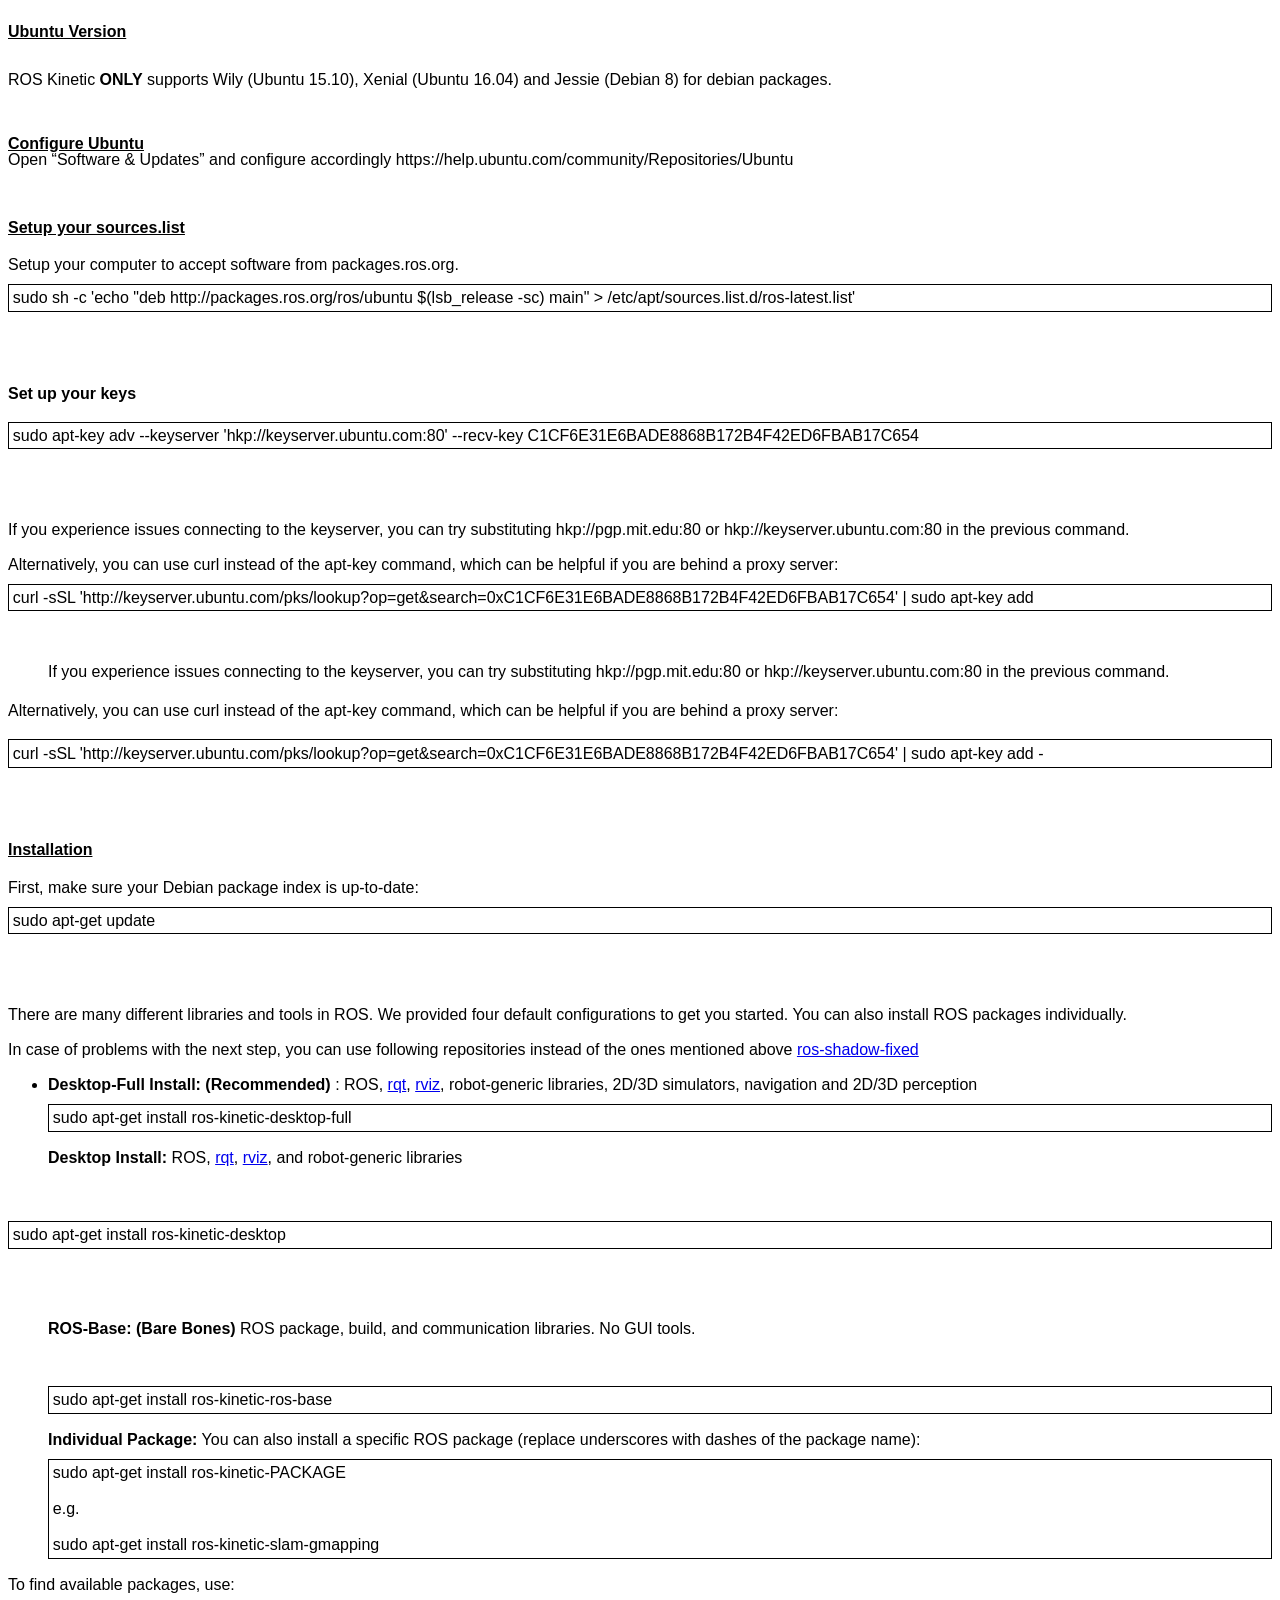
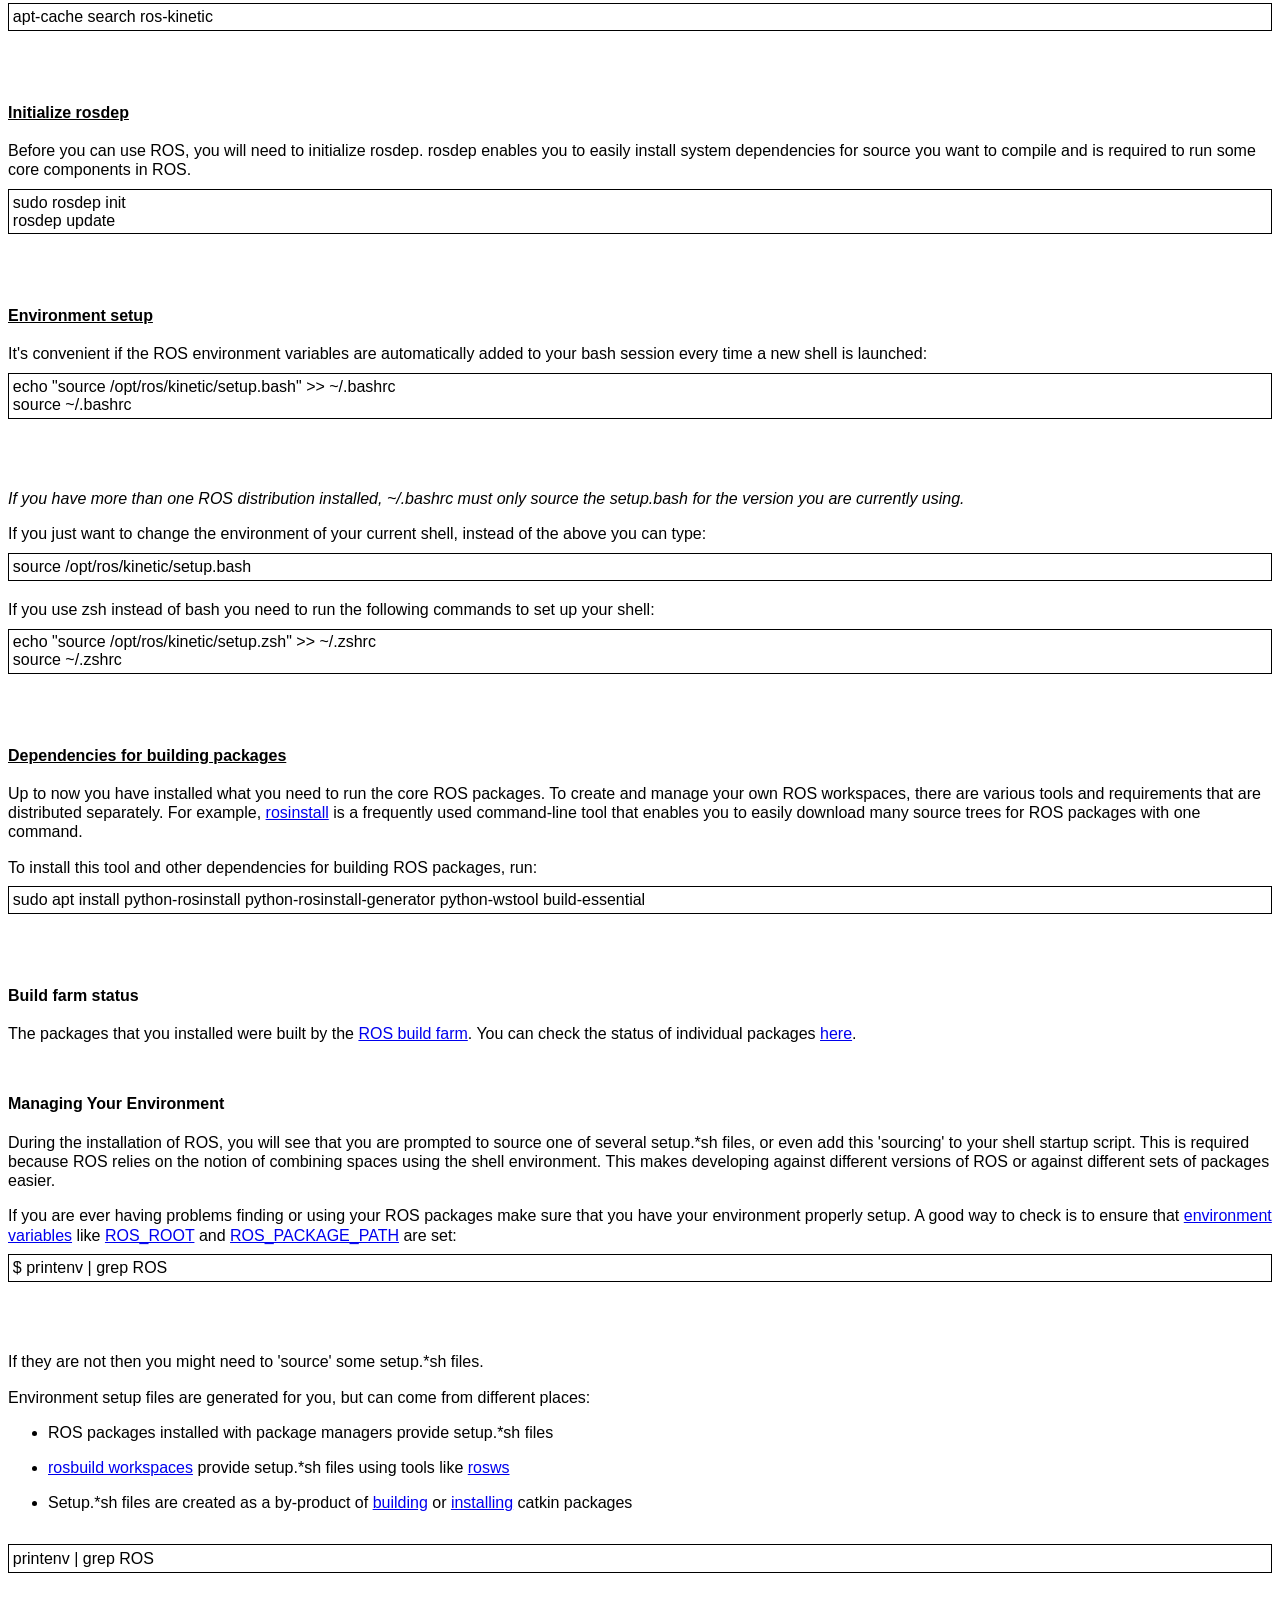
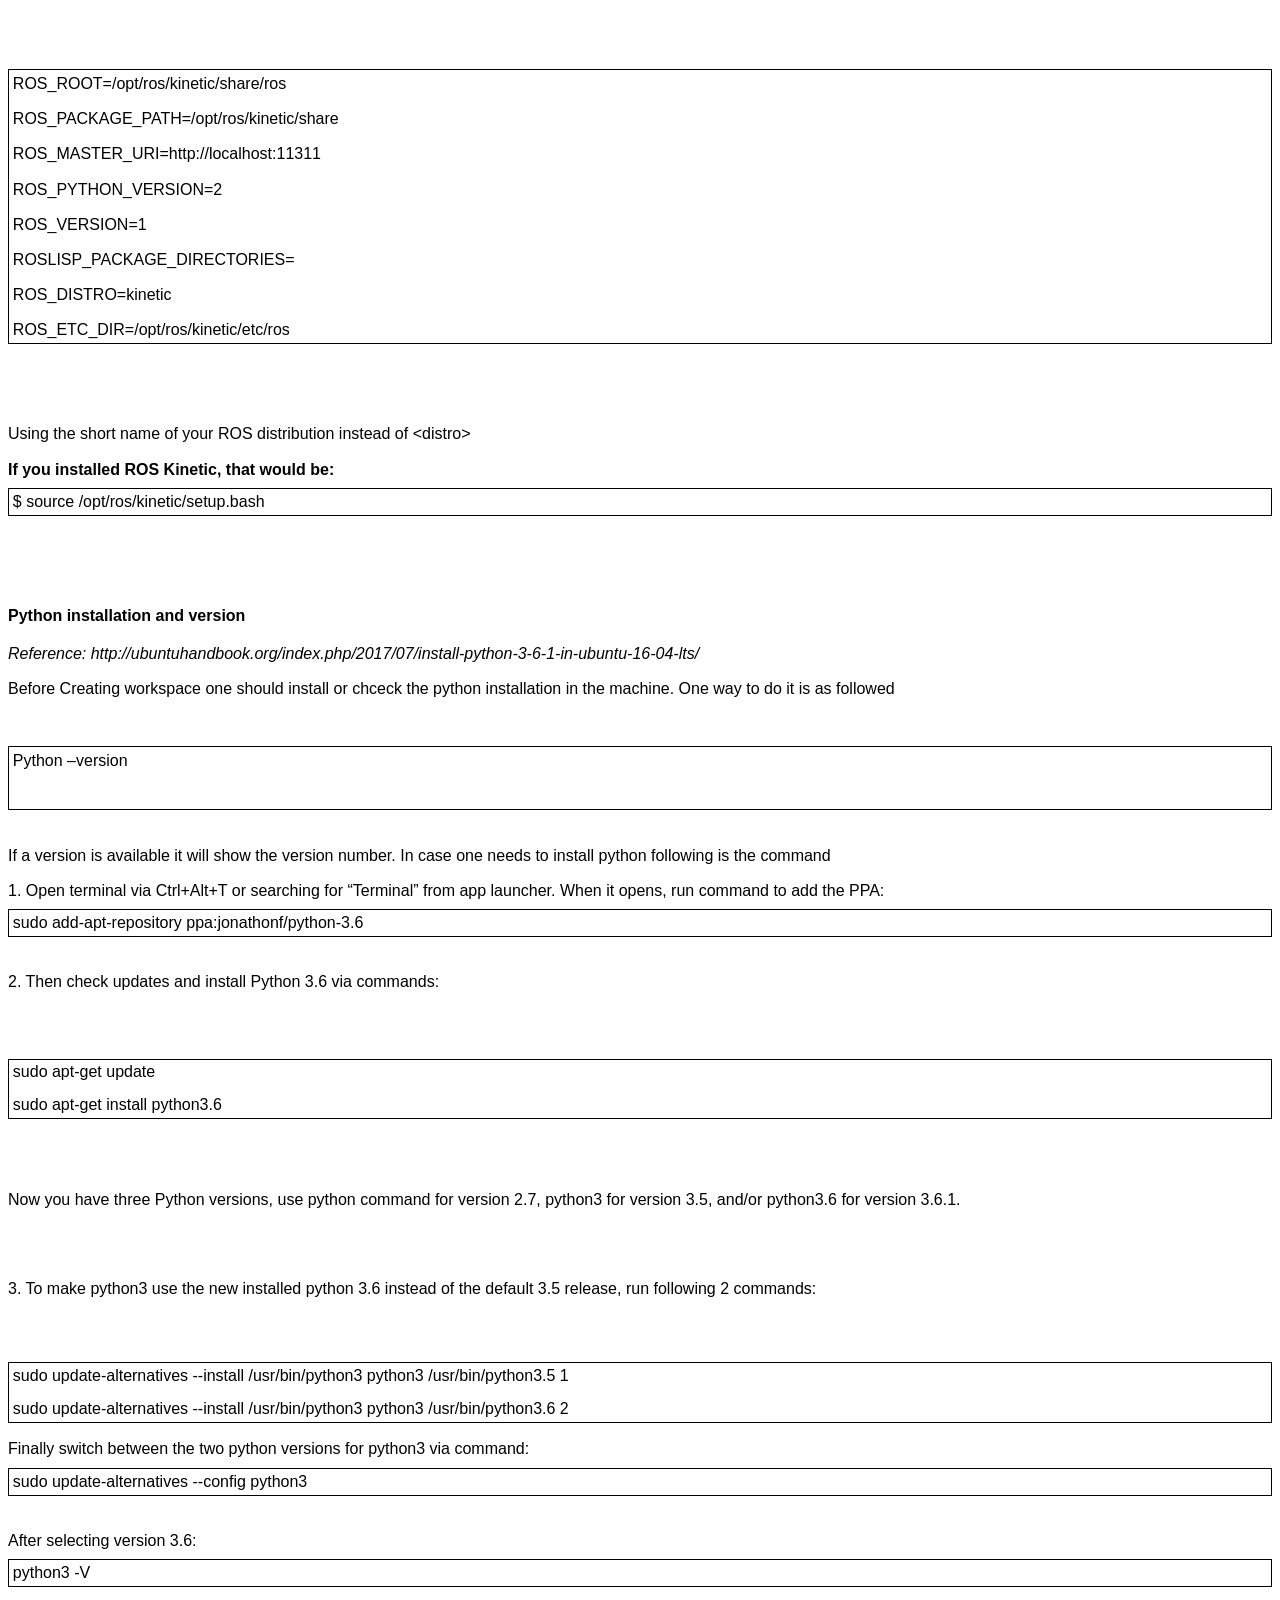
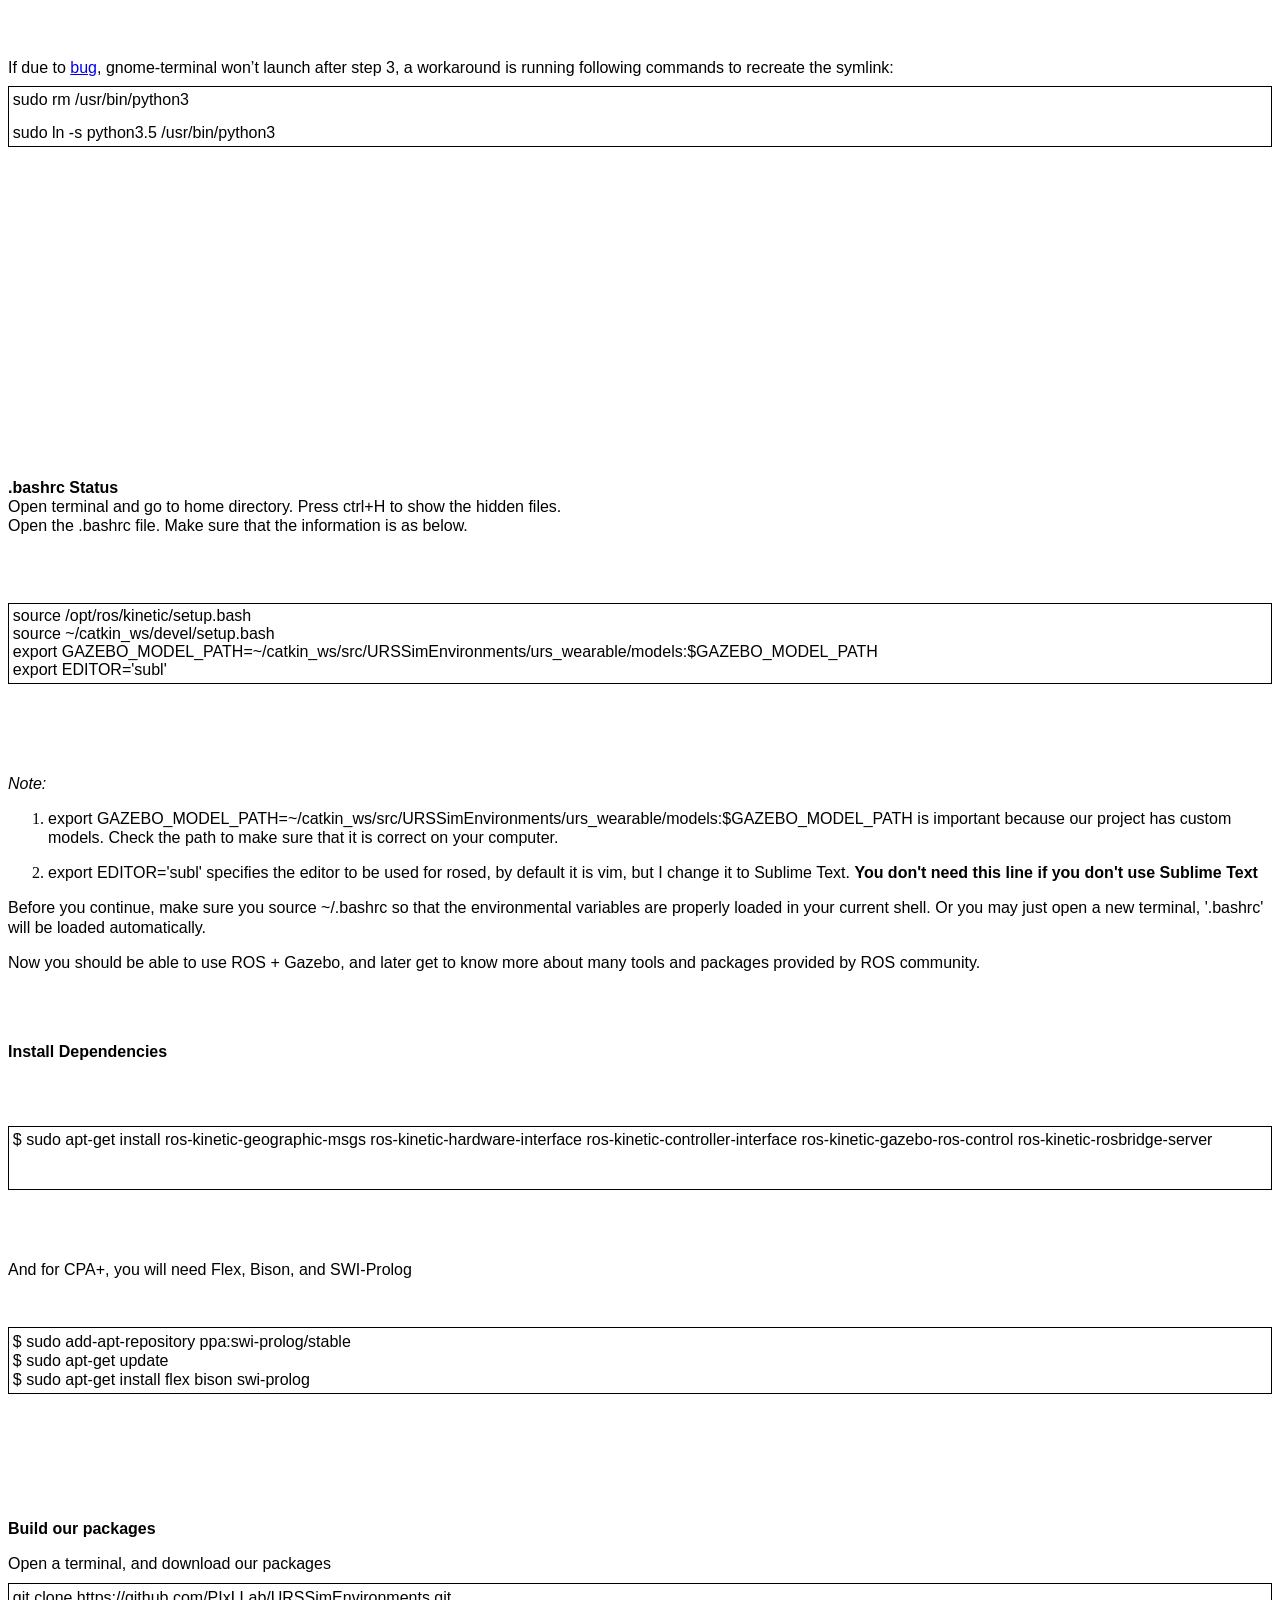
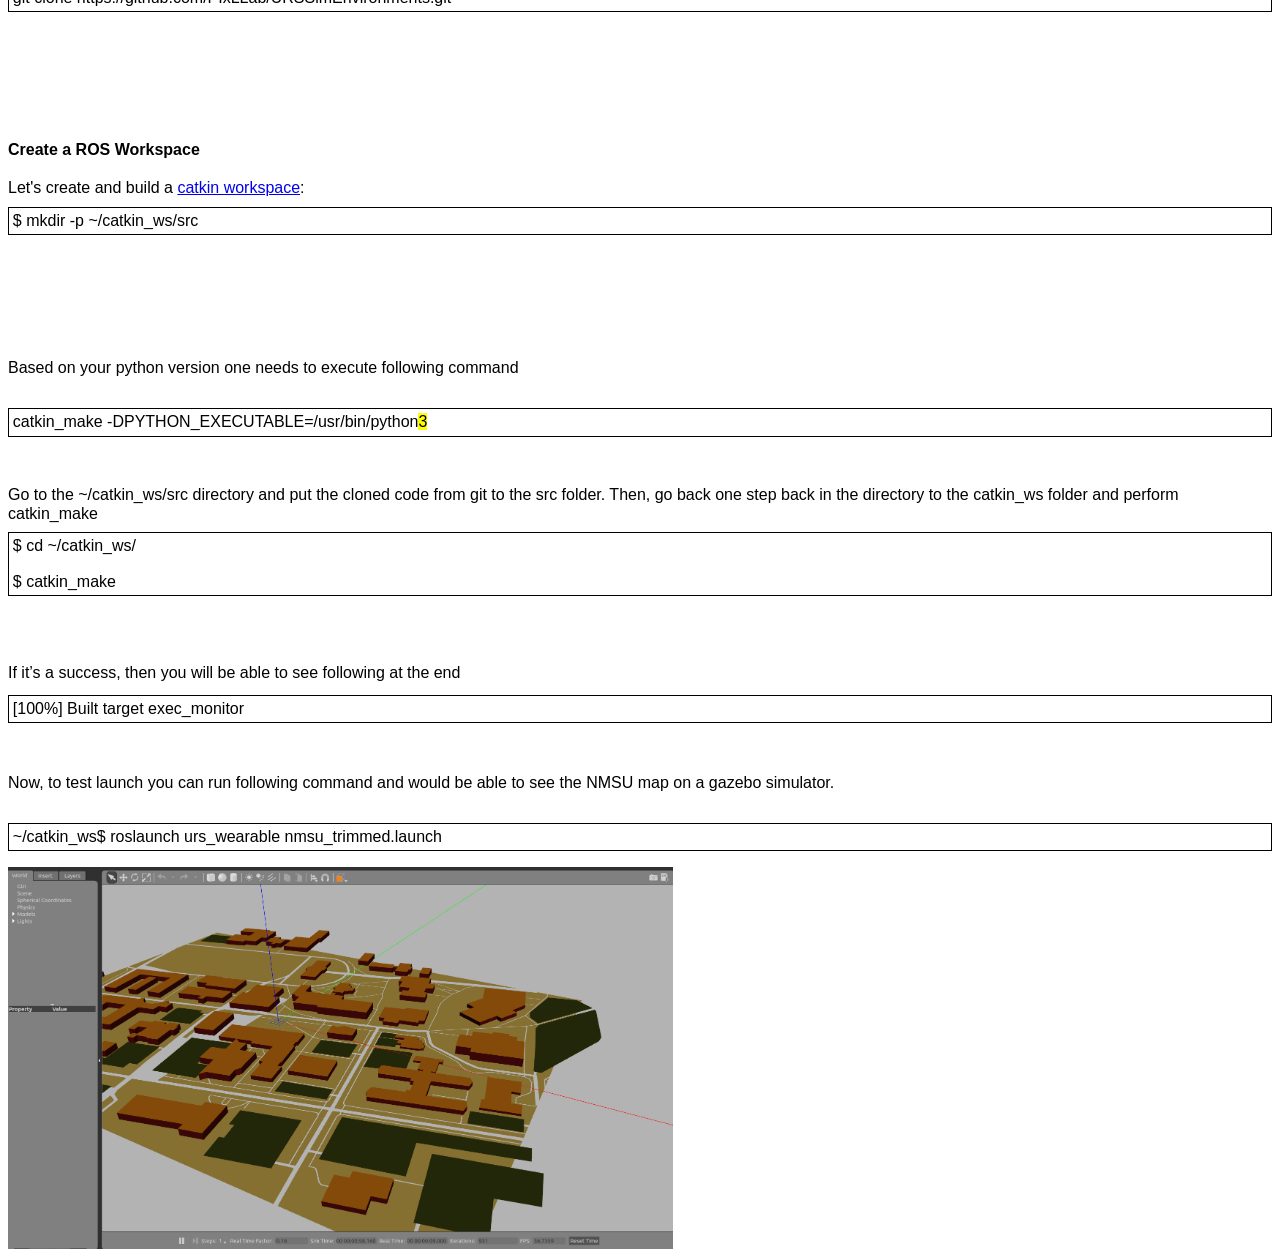
<file: 2020/05/06/ROS-SetUp.html>
<!DOCTYPE HTML PUBLIC "-//W3C//DTD HTML 4.0 Transitional//EN">
<html>
<head>
	<meta http-equiv="content-type" content="text/html; charset=utf-8"/>
	<title></title>
	<meta name="generator" content="LibreOffice 5.1.6.2 (Linux)"/>
	<meta name="created" content="2020-02-20T14:19:32.400227980"/>
	<meta name="changed" content="2020-05-06T18:53:35.299426730"/>
	<style type="text/css">
		@page { margin: 0.79in }
		p { margin-bottom: 0.1in; line-height: 120% }
		h3.cjk { font-family: "Noto Sans CJK SC Regular" }
		h3.ctl { font-family: "FreeSans" }
		pre.cjk { font-family: "Nimbus Mono L", monospace }
		td p { margin-bottom: 0in }
		h2.cjk { font-family: "Noto Sans CJK SC Regular" }
		h2.ctl { font-family: "FreeSans" }
		a:link { so-language: zxx }
		tt.cjk { font-family: "Nimbus Mono L", monospace }
		code.cjk { font-family: "Nimbus Mono L", monospace }
	</style>
</head>
<body lang="en-US" dir="ltr">
<p style="margin-bottom: 0in; line-height: 100%"><font face="verdana, sans-serif"><font size="3" style="font-size: 12pt"><br/>
<u><b>Ubuntu
Version</b></u><br/>
</font></font><br/>

</p>
<p style="margin-bottom: 0in; line-height: 100%"><font face="verdana, sans-serif"><font size="3" style="font-size: 12pt">ROS
Kinetic </font></font><strong><font face="verdana, sans-serif"><font size="3" style="font-size: 12pt">ONLY</font></font></strong><font face="verdana, sans-serif"><font size="3" style="font-size: 12pt">
supports Wily (Ubuntu 15.10), Xenial (Ubuntu 16.04) and Jessie
(Debian 8) for debian packages.</font></font></p>
<p style="margin-bottom: 0in; line-height: 100%"><br/>

</p>
<p style="margin-bottom: 0in; line-height: 100%"><font face="verdana, sans-serif"><font size="3" style="font-size: 12pt"><u><b>Configure
Ubuntu<br/>
</b></u><span style="text-decoration: none"><span style="font-weight: normal">
Open “Software &amp; Updates” and configure accordingly
https://help.ubuntu.com/community/Repositories/Ubuntu</span></span></font></font></p>
<p style="margin-bottom: 0in; font-weight: normal; line-height: 100%; text-decoration: none">
<br/>

</p>
<h3 class="western"><a name="Installation.2BAC8-Ubuntu.2BAC8-Sources.Setup_your_sources.list"></a>
<font face="verdana, sans-serif"><font size="3" style="font-size: 12pt"><u><b>Setup
your sources.list</b></u></font></font></h3>
<p><a name="Installation.2BAC8-Ubuntu.2BAC8-Sources.line-7"></a><a name="Installation.2BAC8-Ubuntu.2BAC8-Sources.line-6"></a>
<font face="verdana, sans-serif"><font size="3" style="font-size: 12pt">Setup
your computer to accept software from packages.ros.org. </font></font>
</p>
<table width="100%" cellpadding="4" cellspacing="0">
	<col width="256*">
	<tr>
		<td width="100%" valign="top" style="border: 1px solid #000000; padding: 0.04in">
			<pre class="western"><font face="verdana, sans-serif"><font size="3" style="font-size: 12pt">sudo sh -c 'echo &quot;deb http://packages.ros.org/ros/ubuntu $(lsb_release -sc) main&quot; &gt; /etc/apt/sources.list.d/ros-latest.list'</font></font></pre>
		</td>
	</tr>
</table>
<p><br/>
<br/>

</p>
<h3 class="western"><a name="Installation.2BAC8-Ubuntu.2BAC8-Sources.line-16"></a><a name="Installation.2BAC8-Ubuntu.2BAC8-Sources.Set_up_your_keys"></a><a name="Installation.2BAC8-Ubuntu.2BAC8-Sources.line-15"></a>
<font face="verdana, sans-serif"><font size="3" style="font-size: 12pt">Set
up your keys</font></font></h3>
<table width="100%" cellpadding="4" cellspacing="0">
	<col width="256*">
	<tr>
		<td width="100%" valign="top" style="border: 1px solid #000000; padding: 0.04in">
			<pre class="western"><font face="verdana, sans-serif"><font size="3" style="font-size: 12pt">sudo apt-key adv --keyserver 'hkp://keyserver.ubuntu.com:80' --recv-key C1CF6E31E6BADE8868B172B4F42ED6FBAB17C654</font></font></pre>
		</td>
	</tr>
</table>
<p><br/>
<br/>

</p>
<p><a name="Installation.2BAC8-Ubuntu.2BAC8-Sources.line-22"></a><a name="Installation.2BAC8-Ubuntu.2BAC8-Sources.line-21"></a><a name="Installation.2BAC8-Ubuntu.2BAC8-Sources.line-24"></a><a name="Installation.2BAC8-Ubuntu.2BAC8-Sources.line-23"></a>
<font face="verdana, sans-serif"><font size="3" style="font-size: 12pt">If
you experience issues connecting to the keyserver, you can try
substituting </font></font><tt class="western"><font face="verdana, sans-serif"><font size="3" style="font-size: 12pt">hkp://pgp.mit.edu:80</font></font></tt><font face="verdana, sans-serif"><font size="3" style="font-size: 12pt">
or </font></font><tt class="western"><font face="verdana, sans-serif"><font size="3" style="font-size: 12pt">hkp://keyserver.ubuntu.com:80</font></font></tt><font face="verdana, sans-serif"><font size="3" style="font-size: 12pt">
in the previous command. </font></font>
</p>
<p><font face="verdana, sans-serif"><font size="3" style="font-size: 12pt">Alternatively,
you can use curl instead of the apt-key command, which can be helpful
if you are behind a proxy server: </font></font>
</p>
<table width="100%" cellpadding="4" cellspacing="0">
	<col width="256*">
	<tr>
		<td width="100%" valign="top" style="border: 1px solid #000000; padding: 0.04in">
			<pre class="western"><font face="verdana, sans-serif"><font size="3" style="font-size: 12pt">curl -sSL 'http://keyserver.ubuntu.com/pks/lookup?op=get&amp;search=0xC1CF6E31E6BADE8868B172B4F42ED6FBAB17C654' | sudo apt-key add</font></font></pre>
		</td>
	</tr>
</table>
<ul>
	<pre class="western" style="margin-bottom: 0.2in"><font face="verdana, sans-serif"><font size="3" style="font-size: 12pt"><br/>
I</font></font><font face="verdana, sans-serif"><font size="3" style="font-size: 12pt"><span lang="en-US"><span style="text-decoration: none"><span style="font-weight: normal">f you experience issues connecting to the keyserver, you can try substituting </span></span></span></font></font><tt class="western"><font face="verdana, sans-serif"><font size="3" style="font-size: 12pt"><span lang="en-US"><span style="text-decoration: none"><span style="font-weight: normal">hkp://pgp.mit.edu:80</span></span></span></font></font></tt><font face="verdana, sans-serif"><font size="3" style="font-size: 12pt"><span lang="en-US"><span style="text-decoration: none"><span style="font-weight: normal"> or </span></span></span></font></font><tt class="western"><font face="verdana, sans-serif"><font size="3" style="font-size: 12pt"><span lang="en-US"><span style="text-decoration: none"><span style="font-weight: normal">hkp://keyserver.ubuntu.com:80</span></span></span></font></font></tt><font face="verdana, sans-serif"><font size="3" style="font-size: 12pt"><span lang="en-US"><span style="text-decoration: none"><span style="font-weight: normal"> in the previous command. </span></span></span></font></font></pre>
</ul>
<p style="margin-bottom: 0.2in; font-weight: normal; text-decoration: none"><a name="Installation.2BAC8-Ubuntu.2BAC8-Sources.line-241"></a><a name="Installation.2BAC8-Ubuntu.2BAC8-Sources.line-231"></a>
<font face="verdana, sans-serif"><font size="3" style="font-size: 12pt">Alternatively,
you can use curl instead of the apt-key command, which can be helpful
if you are behind a proxy server:</font></font></p>
<table width="100%" cellpadding="4" cellspacing="0">
	<col width="256*">
	<tr>
		<td width="100%" valign="top" style="border: 1px solid #000000; padding: 0.04in">
			<p><font face="verdana, sans-serif"><font size="3" style="font-size: 12pt">curl
			-sSL
			'http://keyserver.ubuntu.com/pks/lookup?op=get&amp;search=0xC1CF6E31E6BADE8868B172B4F42ED6FBAB17C654'
			| sudo apt-key add -</font></font></p>
		</td>
	</tr>
</table>
<p style="margin-bottom: 0.2in"><a name="Installation.2BAC8-Ubuntu.2BAC8-Sources.line-29"></a><a name="Installation.2BAC8-Ubuntu.2BAC8-Sources.bottom"></a>
<br/>
<br/>

</p>
<h3 class="western"><a name="Installation-1"></a><a name="line-28"></a><a name="line-27"></a>
<font face="verdana, sans-serif"><font size="3" style="font-size: 12pt"><u>Installation</u></font></font></h3>
<p><a name="line-30"></a><a name="line-29"></a><font face="verdana, sans-serif"><font size="3" style="font-size: 12pt">First,
make sure your Debian package index is up-to-date: </font></font>
</p>
<table width="100%" cellpadding="4" cellspacing="0">
	<col width="256*">
	<tr>
		<td width="100%" valign="top" style="border: 1px solid #000000; padding: 0.04in">
			<pre class="western"><font face="verdana, sans-serif"><font size="3" style="font-size: 12pt">sudo apt-get update</font></font></pre>
		</td>
	</tr>
</table>
<p><br/>
<br/>

</p>
<p><a name="line-35"></a><a name="line-34"></a><a name="line-37"></a><a name="line-36"></a>
<font face="verdana, sans-serif"><font size="3" style="font-size: 12pt">There
are many different libraries and tools in ROS. We provided four
default configurations to get you started. You can also install ROS
packages individually. </font></font>
</p>
<p><a name="line-39"></a><a name="line-38"></a><font face="verdana, sans-serif"><font size="3" style="font-size: 12pt">In
case of problems with the next step, you can use following
repositories instead of the ones mentioned above <a href="http://wiki.ros.org/ShadowRepository">ros-shadow-fixed</a>
</font></font>
</p>
<ul>
	<li/>
<p><strong><font face="verdana, sans-serif"><font size="3" style="font-size: 12pt">Desktop-Full
	Install: (Recommended)</font></font></strong><font face="verdana, sans-serif"><font size="3" style="font-size: 12pt">
	: ROS, <a href="http://wiki.ros.org/rqt">rqt</a>, <a href="http://wiki.ros.org/rviz">rviz</a>,
	robot-generic libraries, 2D/3D simulators, navigation and 2D/3D
	perception </font></font>
	</p>
	<table width="100%" cellpadding="4" cellspacing="0">
		<col width="256*">
		<tr>
			<td width="100%" valign="top" style="border: 1px solid #000000; padding: 0.04in">
				<pre class="western"><font face="verdana, sans-serif"><font size="3" style="font-size: 12pt">sudo apt-get install ros-kinetic-desktop-full</font></font></pre>
			</td>
		</tr>
	</table>
	<p><a name="line-43"></a><a name="line-44"></a></p>
	<p><a name="line-45"></a><strong><font face="verdana, sans-serif"><font size="3" style="font-size: 12pt">Desktop
	Install: </font></font></strong><font face="verdana, sans-serif"><font size="3" style="font-size: 12pt">ROS,
	<a href="http://wiki.ros.org/rqt">rqt</a>, <a href="http://wiki.ros.org/rviz">rviz</a>,
	and robot-generic libraries <br/>
</font></font><br/>
<br/>

	</p>
</ul>
<table width="100%" cellpadding="4" cellspacing="0">
	<col width="256*">
	<tr>
		<td width="100%" valign="top" style="border: 1px solid #000000; padding: 0.04in">
			<pre class="western"><font face="verdana, sans-serif"><font size="3" style="font-size: 12pt">sudo apt-get install ros-kinetic-desktop</font></font></pre>
		</td>
	</tr>
</table>
<p><a name="line-48"></a><a name="line-49"></a><br/>
<br/>

</p>
<ul>
	<p><a name="line-51"></a><a name="line-50"></a><strong><font face="verdana, sans-serif"><font size="3" style="font-size: 12pt">ROS-Base:
	(Bare Bones)</font></font></strong><font face="verdana, sans-serif"><font size="3" style="font-size: 12pt">
	ROS package, build, and communication libraries. No GUI tools. <br/>
</font></font><br/>
<br/>

	</p>
	<table width="100%" cellpadding="4" cellspacing="0">
		<col width="256*">
		<tr>
			<td width="100%" valign="top" style="border: 1px solid #000000; padding: 0.04in">
				<pre class="western"><font face="verdana, sans-serif"><font size="3" style="font-size: 12pt">sudo apt-get install ros-kinetic-ros-base</font></font></pre>
			</td>
		</tr>
	</table>
	<p><a name="line-54"></a><a name="line-55"></a><a name="line-56"></a>
	</p>
	<p><strong><font face="verdana, sans-serif"><font size="3" style="font-size: 12pt">Individual
	Package:</font></font></strong><font face="verdana, sans-serif"><font size="3" style="font-size: 12pt">
	You can also install a specific ROS package (replace underscores
	with dashes of the package name): </font></font>
	</p>
	<table width="100%" cellpadding="4" cellspacing="0">
		<col width="256*">
		<tr>
			<td width="100%" valign="top" style="border: 1px solid #000000; padding: 0.04in">
				<pre class="western"><a name="line-1-7"></a><font face="verdana, sans-serif"><font size="3" style="font-size: 12pt">sudo apt-get install ros-kinetic-PACKAGE<br/>
e.g.<br/>
sudo apt-get install ros-kinetic-slam-gmapping</font></font></pre>
			</td>
		</tr>
	</table>
	<p><a name="line-57"></a></p>
</ul>
<p><a name="line-64"></a><a name="line-63"></a><font face="verdana, sans-serif"><font size="3" style="font-size: 12pt">To
find available packages, use: </font></font>
</p>
<table width="100%" cellpadding="4" cellspacing="0">
	<col width="256*">
	<tr>
		<td width="100%" valign="top" style="border: 1px solid #000000; padding: 0.04in">
			<pre class="western"><font face="verdana, sans-serif"><font size="3" style="font-size: 12pt">apt-cache search ros-kinetic</font></font></pre>
		</td>
	</tr>
</table>
<p><br/>
<br/>

</p>
<h3 class="western"><a name="Initialize_rosdep"></a><font face="verdana, sans-serif"><font size="3" style="font-size: 12pt"><u>Initialize
rosdep</u></font></font></h3>
<p><a name="line-71"></a><a name="line-70"></a><font face="verdana, sans-serif"><font size="3" style="font-size: 12pt">Before
you can use ROS, you will need to initialize </font></font><tt class="western"><font face="verdana, sans-serif"><font size="3" style="font-size: 12pt">rosdep</font></font></tt><font face="verdana, sans-serif"><font size="3" style="font-size: 12pt">.
</font></font><tt class="western"><font face="verdana, sans-serif"><font size="3" style="font-size: 12pt">rosdep</font></font></tt><font face="verdana, sans-serif"><font size="3" style="font-size: 12pt">
enables you to easily install system dependencies for source you want
to compile and is required to run some core components in ROS. </font></font>
</p>
<table width="100%" cellpadding="4" cellspacing="0">
	<col width="256*">
	<tr>
		<td width="100%" valign="top" style="border: 1px solid #000000; padding: 0.04in">
			<pre class="western"><font face="verdana, sans-serif"><font size="3" style="font-size: 12pt">sudo rosdep init</font></font>
<a name="line-2-2"></a><font face="verdana, sans-serif"><font size="3" style="font-size: 12pt">rosdep update</font></font></pre>
		</td>
	</tr>
</table>
<p><a name="line-73"></a><a name="line-72"></a><br/>
<br/>

</p>
<pre class="western"></pre><h3 class="western">
<a name="kinetic.2BAC8-Installation.2BAC8-DebEnvironment.Environment_setup"></a>
<font face="verdana, sans-serif"><font size="3" style="font-size: 12pt"><u>Environment
setup</u></font></font></h3>
<p><a name="kinetic.2BAC8-Installation.2BAC8-DebEnvironment.line-4"></a>
<font face="verdana, sans-serif"><font size="3" style="font-size: 12pt">It's
convenient if the ROS environment variables are automatically added
to your bash session every time a new shell is launched: </font></font>
</p>
<table width="100%" cellpadding="4" cellspacing="0">
	<col width="256*">
	<tr>
		<td width="100%" valign="top" style="border: 1px solid #000000; padding: 0.04in">
			<pre class="western"><font face="verdana, sans-serif"><font size="3" style="font-size: 12pt">echo &quot;source /opt/ros/kinetic/setup.bash&quot; &gt;&gt; ~/.bashrc</font></font>
<a name="kinetic.2BAC8-Installation.2BAC8-DebEnvironment.line-2-1"></a><font face="verdana, sans-serif"><font size="3" style="font-size: 12pt">source ~/.bashrc</font></font></pre>
		</td>
	</tr>
</table>
<p><a name="kinetic.2BAC8-Installation.2BAC8-DebEnvironment.line-6"></a><a name="kinetic.2BAC8-Installation.2BAC8-DebEnvironment.line-5"></a>
<br/>
<br/>

</p>
<pre class="western"></pre><p>
<a name="kinetic.2BAC8-Installation.2BAC8-DebEnvironment.line-10"></a><a name="kinetic.2BAC8-Installation.2BAC8-DebEnvironment.line-12"></a><a name="kinetic.2BAC8-Installation.2BAC8-DebEnvironment.line-11"></a>
<em><font face="verdana, sans-serif"><font size="3" style="font-size: 12pt">If
you have more than one ROS distribution installed, </font></font></em><em><tt class="western"><font face="verdana, sans-serif"><font size="3" style="font-size: 12pt">~/.bashrc</font></font></tt></em><em><font face="verdana, sans-serif"><font size="3" style="font-size: 12pt">
must only source the </font></font></em><em><tt class="western"><font face="verdana, sans-serif"><font size="3" style="font-size: 12pt">setup.bash</font></font></tt></em><em><font face="verdana, sans-serif"><font size="3" style="font-size: 12pt">
for the version you are currently using.</font></font></em><font face="verdana, sans-serif"><font size="3" style="font-size: 12pt">
</font></font>
</p>
<p><a name="kinetic.2BAC8-Installation.2BAC8-DebEnvironment.line-14"></a><a name="kinetic.2BAC8-Installation.2BAC8-DebEnvironment.line-13"></a>
<font face="verdana, sans-serif"><font size="3" style="font-size: 12pt">If
you just want to change the environment of your current shell,
instead of the above you can type: </font></font>
</p>
<table width="100%" cellpadding="4" cellspacing="0">
	<col width="256*">
	<tr>
		<td width="100%" valign="top" style="border: 1px solid #000000; padding: 0.04in">
			<pre class="western"><font face="verdana, sans-serif"><font size="3" style="font-size: 12pt">source /opt/ros/kinetic/setup.bash</font></font></pre>
		</td>
	</tr>
</table>
<pre class="western" style="margin-bottom: 0.2in">
</pre><p>
<a name="kinetic.2BAC8-Installation.2BAC8-DebEnvironment.line-17"></a>
<font face="verdana, sans-serif"><font size="3" style="font-size: 12pt">If
you use zsh instead of bash you need to run the following commands to
set up your shell: </font></font>
</p>
<table width="100%" cellpadding="4" cellspacing="0">
	<col width="256*">
	<tr>
		<td width="100%" valign="top" style="border: 1px solid #000000; padding: 0.04in">
			<pre class="western"><font face="verdana, sans-serif"><font size="3" style="font-size: 12pt">echo &quot;source /opt/ros/kinetic/setup.zsh&quot; &gt;&gt; ~/.zshrc</font></font>
<a name="kinetic.2BAC8-Installation.2BAC8-DebEnvironment.line-2-2"></a><font face="verdana, sans-serif"><font size="3" style="font-size: 12pt">source ~/.zshrc</font></font></pre>
		</td>
	</tr>
</table>
<p><br/>
<br/>

</p>
<pre class="western"></pre><h3 class="western">
<a name="Installation.2BAC8-Ubuntu.2BAC8-BinariesBuildDependencies.Dependencies_for_building_packages"></a>
<font face="verdana, sans-serif"><font size="3" style="font-size: 12pt"><u>Dependencies
for building packages</u></font></font></h3>
<p><a name="Installation.2BAC8-Ubuntu.2BAC8-BinariesBuildDependencies.line-2"></a><a name="Installation.2BAC8-Ubuntu.2BAC8-BinariesBuildDependencies.line-4"></a><a name="Installation.2BAC8-Ubuntu.2BAC8-BinariesBuildDependencies.line-3"></a>
<font face="verdana, sans-serif"><font size="3" style="font-size: 12pt">Up
to now you have installed what you need to run the core ROS packages.
To create and manage your own ROS workspaces, there are various tools
and requirements that are distributed separately. For example,
<a href="http://wiki.ros.org/rosinstall">rosinstall</a> is a
frequently used command-line tool that enables you to easily download
many source trees for ROS packages with one command. </font></font>
</p>
<p><font face="verdana, sans-serif"><font size="3" style="font-size: 12pt">To
install this tool and other dependencies for building ROS packages,
run: </font></font>
</p>
<table width="100%" cellpadding="4" cellspacing="0">
	<col width="256*">
	<tr>
		<td width="100%" valign="top" style="border: 1px solid #000000; padding: 0.04in">
			<pre class="western"><font face="verdana, sans-serif"><font size="3" style="font-size: 12pt">sudo apt install python-rosinstall python-rosinstall-generator python-wstool build-essential</font></font></pre>
		</td>
	</tr>
</table>
<p><a name="Installation.2BAC8-Ubuntu.2BAC8-BinariesBuildDependencies.line-6"></a><a name="Installation.2BAC8-Ubuntu.2BAC8-BinariesBuildDependencies.line-5"></a>
<br/>
<br/>

</p>
<h3 class="western"><a name="Build_farm_status"></a><a name="line-82"></a><a name="line-81"></a>
<font face="verdana, sans-serif"><font size="3" style="font-size: 12pt">Build
farm status</font></font></h3>
<p><a name="line-84"></a><a name="line-83"></a><font face="verdana, sans-serif"><font size="3" style="font-size: 12pt">The
packages that you installed were built by the <a href="http://build.ros.org/">ROS
build farm</a>. You can check the status of individual packages <a href="http://repositories.ros.org/status_page/ros_kinetic_default.html">here</a>.
</font></font>
</p>
<p style="margin-bottom: 0in; line-height: 100%"><br/>

</p>
<h2 class="western"><a name="Managing_Your_Environment"></a><font face="verdana, sans-serif"><font size="3" style="font-size: 12pt">Managing
Your Environment</font></font></h2>
<p><a name="line-341"></a><a name="line-361"></a><a name="line-351"></a>
<font face="verdana, sans-serif"><font size="3" style="font-size: 12pt">During
the installation of ROS, you will see that you are prompted to </font></font><tt class="western"><font face="verdana, sans-serif"><font size="3" style="font-size: 12pt">source</font></font></tt><font face="verdana, sans-serif"><font size="3" style="font-size: 12pt">
one of several setup.*sh files, or even add this 'sourcing' to your
shell startup script. This is required because ROS relies on the
notion of combining spaces using the shell environment. This makes
developing against different versions of ROS or against different
sets of packages easier. </font></font>
</p>
<p><font face="verdana, sans-serif"><font size="3" style="font-size: 12pt">If
you are ever having problems finding or using your ROS packages make
sure that you have your environment properly setup. A good way to
check is to ensure that <a href="http://wiki.ros.org/ROS/EnvironmentVariables">environment
variables</a> like <a href="http://wiki.ros.org/ROS/EnvironmentVariables#ROS_ROOT">ROS_ROOT</a>
and <a href="http://wiki.ros.org/ROS/EnvironmentVariables#ROS_PACKAGE_PATH">ROS_PACKAGE_PATH</a>
are set: </font></font>
</p>
<table width="100%" cellpadding="4" cellspacing="0">
	<col width="256*">
	<tr>
		<td width="100%" valign="top" style="border: 1px solid #000000; padding: 0.04in">
			<pre class="western"><font face="verdana, sans-serif"><font size="3" style="font-size: 12pt">$ printenv | grep ROS</font></font></pre>
		</td>
	</tr>
</table>
<p><br/>
<br/>

</p>
<p><a name="line-411"></a><a name="line-431"></a><a name="line-421"></a>
<font face="verdana, sans-serif"><font size="3" style="font-size: 12pt">If
they are not then you might need to 'source' some setup.*sh files. </font></font>
</p>
<p><a name="line-451"></a><a name="line-441"></a><font face="verdana, sans-serif"><font size="3" style="font-size: 12pt">Environment
setup files are generated for you, but can come from different
places: </font></font>
</p>
<ul>
	<li/>
<p style="margin-bottom: 0in"><a name="line-461"></a><font face="verdana, sans-serif"><font size="3" style="font-size: 12pt">ROS
	packages installed with package managers provide setup.*sh files </font></font>
	</p>
	<li/>
<p><a name="line-471"></a><font face="verdana, sans-serif"><font size="3" style="font-size: 12pt"><a href="http://www.ros.org/wiki/fuerte/Installation/Overlays">rosbuild
	workspaces</a> provide setup.*sh files using tools like <a href="http://wiki.ros.org/rosws">rosws</a>
	</font></font>
	</p>
	<li/>
<p><font face="verdana, sans-serif"><font size="3" style="font-size: 12pt">Setup.*sh
	files are created as a by-product of <a href="http://wiki.ros.org/catkin/workspaces#Building_Packages_with_catkin">building</a>
	or <a href="http://wiki.ros.org/catkin/workspaces#Installing_Packages_with_Catkin">installing</a>
	catkin packages </font></font>
	</p>
</ul>
<p style="margin-bottom: 0in; line-height: 100%"><br/>

</p>
<table width="100%" cellpadding="4" cellspacing="0">
	<col width="256*">
	<tr>
		<td width="100%" valign="top" style="border: 1px solid #000000; padding: 0.04in">
			<p><font face="verdana, sans-serif"><font size="3" style="font-size: 12pt">printenv
			| grep ROS</font></font></p>
		</td>
	</tr>
</table>
<p style="margin-bottom: 0in; line-height: 100%"><br/>

</p>
<p style="margin-bottom: 0in; line-height: 100%"><br/>

</p>
<p style="margin-bottom: 0in; line-height: 100%"><br/>

</p>
<table width="100%" cellpadding="4" cellspacing="0">
	<col width="256*">
	<tr>
		<td width="100%" valign="top" style="border: 1px solid #000000; padding: 0.04in">
			<p style="margin-bottom: 0in"><font face="verdana, sans-serif"><font size="3" style="font-size: 12pt">ROS_ROOT=/opt/ros/kinetic/share/ros</font></font></p>
			<p style="margin-bottom: 0in"><font face="verdana, sans-serif"><font size="3" style="font-size: 12pt">ROS_PACKAGE_PATH=/opt/ros/kinetic/share</font></font></p>
			<p style="margin-bottom: 0in"><font face="verdana, sans-serif"><font size="3" style="font-size: 12pt">ROS_MASTER_URI=http://localhost:11311</font></font></p>
			<p style="margin-bottom: 0in"><font face="verdana, sans-serif"><font size="3" style="font-size: 12pt">ROS_PYTHON_VERSION=2</font></font></p>
			<p style="margin-bottom: 0in"><font face="verdana, sans-serif"><font size="3" style="font-size: 12pt">ROS_VERSION=1</font></font></p>
			<p style="margin-bottom: 0in"><font face="verdana, sans-serif"><font size="3" style="font-size: 12pt">ROSLISP_PACKAGE_DIRECTORIES=</font></font></p>
			<p style="margin-bottom: 0in"><font face="verdana, sans-serif"><font size="3" style="font-size: 12pt">ROS_DISTRO=kinetic</font></font></p>
			<p><font face="verdana, sans-serif"><font size="3" style="font-size: 12pt">ROS_ETC_DIR=/opt/ros/kinetic/etc/ros</font></font></p>
		</td>
	</tr>
</table>
<p style="margin-bottom: 0in; line-height: 100%"><br/>

</p>
<p style="margin-bottom: 0in; line-height: 100%"><br/>

</p>
<p><a name="line-571"></a><a name="line-591"></a><a name="line-581"></a>
<font face="verdana, sans-serif"><font size="3" style="font-size: 12pt">Using
the short name of your ROS distribution instead of </font></font><tt class="western"><font face="verdana, sans-serif"><font size="3" style="font-size: 12pt">&lt;distro&gt;</font></font></tt><font face="verdana, sans-serif"><font size="3" style="font-size: 12pt">
</font></font>
</p>
<p><font color="#000000"><font face="verdana, sans-serif"><font size="3" style="font-size: 12pt"><b>If
you installed ROS Kinetic, that would be: </b></font></font></font>
</p>
<table width="100%" cellpadding="4" cellspacing="0">
	<col width="256*">
	<tr>
		<td width="100%" valign="top" style="border: 1px solid #000000; padding: 0.04in">
			<pre class="western" style="font-weight: normal"><font color="#000000"><font face="verdana, sans-serif"><font size="3" style="font-size: 12pt">$ source /opt/ros/kinetic/setup.bash</font></font></font></pre>
		</td>
	</tr>
</table>
<p><br/>
<br/>

</p>
<p><font color="#669966"><font face="verdana, sans-serif"><font size="3" style="font-size: 12pt"><b><br/>
<font color="#000000">Python
installation and version<br/>
<br/>
</font></b><font color="#000000"><i><span style="font-weight: normal">Reference:</span></i></font><b><font color="#000000"><i>
</i></font></b><font color="#000000"><i><span style="font-weight: normal">http://ubuntuhandbook.org/index.php/2017/07/install-python-3-6-1-in-ubuntu-16-04-lts/</span></i></font></font></font></font></p>
<p><a name="line-611"></a><a name="line-601"></a><font color="#000000"><font face="verdana, sans-serif"><font size="3" style="font-size: 12pt"><span style="font-weight: normal">Before
Creating workspace one should install or chceck the python
installation in the machine. One way to do it is as followed<br/>
</span></font></font></font><br/>
<br/>

</p>
<table width="100%" cellpadding="4" cellspacing="0">
	<col width="256*">
	<tr>
		<td width="100%" valign="top" style="border: 1px solid #000000; padding: 0.04in">
			<p><font face="verdana, sans-serif"><font size="3" style="font-size: 12pt">Python
			–version</font></font></p>
			<p><br/>

			</p>
		</td>
	</tr>
</table>
<p><font color="#000000"><font face="verdana, sans-serif"><font size="3" style="font-size: 12pt"><b><br/>
</b><span style="font-weight: normal">If
a version is available it will show the version number. In case one
needs to install python following is the command</span></font></font></font></p>
<p style="font-weight: normal"><font color="#000000"><font face="verdana, sans-serif"><font size="3" style="font-size: 12pt">1.
Open terminal via Ctrl+Alt+T or searching for “Terminal” from app
launcher. When it opens, run command to add the PPA:</font></font></font></p>
<table width="100%" cellpadding="4" cellspacing="0">
	<col width="256*">
	<tr>
		<td width="100%" valign="top" style="border: 1px solid #000000; padding: 0.04in">
			<pre class="western"><font face="verdana, sans-serif"><font size="3" style="font-size: 12pt">sudo add-apt-repository ppa:jonathonf/python-3.6</font></font></pre>
		</td>
	</tr>
</table>
<p><font face="verdana, sans-serif"><span style="font-weight: normal"><br/>
2.</span>
Then check updates and install Python 3.6 via commands:<br/>
<br/>
</font><br/>
<br/>

</p>
<table width="100%" cellpadding="4" cellspacing="0">
	<col width="256*">
	<tr>
		<td width="100%" valign="top" style="border: 1px solid #000000; padding: 0.04in">
			<pre class="western" style="border: none; padding: 0in"><font face="verdana, sans-serif">sudo apt-get update</font>

<font face="verdana, sans-serif">sudo apt-get install python3.6</font></pre>
		</td>
	</tr>
</table>
<p><br/>
<br/>

</p>
<p><font color="#000000"><font face="verdana, sans-serif"><font size="3" style="font-size: 12pt"><span style="font-weight: normal">Now
you have three Python versions, use </span></font></font></font><code class="western"><font color="#000000"><font face="verdana, sans-serif"><font size="3" style="font-size: 12pt"><span style="font-weight: normal">python</span></font></font></font></code><font color="#000000"><font face="verdana, sans-serif"><font size="3" style="font-size: 12pt"><span style="font-weight: normal">
command for version 2.7, </span></font></font></font><code class="western"><font color="#000000"><font face="verdana, sans-serif"><font size="3" style="font-size: 12pt"><span style="font-weight: normal">python3</span></font></font></font></code><font color="#000000"><font face="verdana, sans-serif"><font size="3" style="font-size: 12pt"><span style="font-weight: normal">
for version 3.5, and/or </span></font></font></font><code class="western"><font color="#000000"><font face="verdana, sans-serif"><font size="3" style="font-size: 12pt"><span style="font-weight: normal">python3.6</span></font></font></font></code><font color="#000000"><font face="verdana, sans-serif"><font size="3" style="font-size: 12pt"><span style="font-weight: normal">
for version 3.6.1.</span></font></font></font></p>
<p><br/>
<br/>

</p>
<p><font color="#000000"><font face="verdana, sans-serif"><font size="3" style="font-size: 12pt"><span style="font-weight: normal">3.
To make </span></font></font></font><code class="western"><font color="#000000"><font face="verdana, sans-serif"><font size="3" style="font-size: 12pt"><span style="font-weight: normal">python3</span></font></font></font></code><font color="#000000"><font face="verdana, sans-serif"><font size="3" style="font-size: 12pt"><span style="font-weight: normal">
use the new installed python 3.6 instead of the default 3.5 release,
run following 2 commands:</span></font></font></font></p>
<p><br/>
<br/>

</p>
<table width="100%" cellpadding="4" cellspacing="0">
	<col width="256*">
	<tr>
		<td width="100%" valign="top" style="border: 1px solid #000000; padding: 0.04in">
			<pre class="western" style="border: none; padding: 0in"><font face="verdana, sans-serif">sudo update-alternatives --install /usr/bin/python3 python3 /usr/bin/python3.5 1</font>

<font face="verdana, sans-serif">sudo update-alternatives --install /usr/bin/python3 python3 /usr/bin/python3.6 2</font></pre>
		</td>
	</tr>
</table>
<p><font color="#000000">  </font>
</p>
<p><font color="#000000"><font face="verdana, sans-serif"><font size="3" style="font-size: 12pt"><span style="font-weight: normal">Finally
switch between the two python versions for </span></font></font></font><code class="western"><font color="#000000"><font face="verdana, sans-serif"><font size="3" style="font-size: 12pt"><span style="font-weight: normal">python3</span></font></font></font></code><font color="#000000"><font face="verdana, sans-serif"><font size="3" style="font-size: 12pt"><span style="font-weight: normal">
via command:</span></font></font></font></p>
<table width="100%" cellpadding="4" cellspacing="0">
	<col width="256*">
	<tr>
		<td width="100%" valign="top" style="border: 1px solid #000000; padding: 0.04in">
			<pre class="western" style="border: none; padding: 0in"><font face="verdana, sans-serif">sudo update-alternatives --config python3</font></pre>
		</td>
	</tr>
</table>
<p><font face="verdana, sans-serif"><font color="#000000"><font size="3" style="font-size: 12pt"><b><br/>

</b></font></font><font color="#000000"><font size="3" style="font-size: 12pt"><span style="font-weight: normal">After
selecting version 3.6:</span></font></font></font></p>
<table width="100%" cellpadding="4" cellspacing="0">
	<col width="256*">
	<tr>
		<td width="100%" valign="top" style="border: 1px solid #000000; padding: 0.04in">
			<pre class="western" style="border: none; padding: 0in"><font face="verdana, sans-serif">python3 -V</font></pre>
		</td>
	</tr>
</table>
<p><br/>
<br/>

</p>
<p><font color="#000000"><font face="verdana, sans-serif"><font size="3" style="font-size: 12pt"><span style="font-weight: normal">I</span></font></font></font><font color="#000000"><font face="verdana, sans-serif"><font size="3" style="font-size: 12pt"><span style="font-weight: normal">f
</span></font></font></font><font color="#000000"><font face="verdana, sans-serif"><font size="3" style="font-size: 12pt">due
to <a href="https://bugs.launchpad.net/ubuntu/+source/python3.6/+bug/1631367" target="_blank">bug</a>,
gnome-terminal won’t launch after step 3, a workaround is running
following commands to recreate the symlink:</font></font></font></p>
<table width="100%" cellpadding="4" cellspacing="0">
	<col width="256*">
	<tr>
		<td width="100%" valign="top" style="border: 1px solid #000000; padding: 0.04in">
			<pre class="western" style="border: none; padding: 0in"><font face="verdana, sans-serif">sudo rm /usr/bin/python3</font>

<font face="verdana, sans-serif">sudo ln -s python3.5 /usr/bin/python3</font></pre>
		</td>
	</tr>
</table>
<p><br/>
<br/>

</p>
<p><br/>
<br/>

</p>
<h2 class="western"><br/>
<br/>

</h2>
<h2 class="western"><br/>
<br/>

</h2>
<p><br/>
<br/>

</p>
<p><font face="verdana, sans-serif"><font size="3" style="font-size: 12pt"><b>.bashrc
</b><b>Status<br/>
</b><span style="font-weight: normal">Open
terminal and go to home directory. Press ctrl+H to show the hidden
files. <br/>
Open the .bashrc file. </span><span style="font-weight: normal">Make
sure that the information is as below.<br/>
<br/>
</span></font></font><br/>
<br/>

</p>
<table width="100%" cellpadding="4" cellspacing="0">
	<col width="256*">
	<tr>
		<td width="100%" valign="top" style="border: 1px solid #000000; padding: 0.04in">
			<pre class="western"><font face="Verdana, sans-serif"><font size="3" style="font-size: 12pt"><code class="western"><font face="verdana, sans-serif">source /opt/ros/kinetic/setup.bash</font></code></font></font>
<code class="western"><font face="verdana, sans-serif">source ~/catkin_ws/devel/setup.bash</font></code>
<code class="western"><font face="verdana, sans-serif">export GAZEBO_MODEL_PATH=~/catkin_ws/src/URSSimEnvironments/urs_wearable/models:$GAZEBO_MODEL_PATH</font></code>
<code class="western"><font face="verdana, sans-serif">export EDITOR='subl'</font></code></pre>
		</td>
	</tr>
</table>
<p><font face="verdana, sans-serif"><font size="3" style="font-size: 12pt"><br/>
</font></font><br/>
<br/>

</p>
<p><font face="Verdana, sans-serif"><font size="3" style="font-size: 12pt"><em><font face="verdana, sans-serif">Note:</font></em></font></font></p>
<ol>
	<li/>
<p><code class="western"><font face="verdana, sans-serif">export
	GAZEBO_MODEL_PATH=~/catkin_ws/src/URSSimEnvironments/urs_wearable/models:$GAZEBO_MODEL_PATH</font></code><font face="verdana, sans-serif">
	is important because our project has custom models. Check the path
	to make sure that it is correct on your computer.</font></p>
	<li/>
<p><code class="western"><font face="verdana, sans-serif">export
	EDITOR='subl'</font></code><font face="verdana, sans-serif">
	specifies the editor to be used for </font><code class="western"><font face="verdana, sans-serif">rosed</font></code><font face="verdana, sans-serif">,
	by default it is vim, but I change it to Sublime Text. </font><strong><font face="verdana, sans-serif">You
	don't need this line if you don't use Sublime Text</font></strong></p>
</ol>
<p><font face="verdana, sans-serif">Before you continue, make sure
you </font><code class="western"><font face="verdana, sans-serif">source
~/.bashrc</font></code><font face="verdana, sans-serif"> so that the
environmental variables are properly loaded in your current shell. Or
you may just open a new terminal, '.bashrc' will be loaded
automatically.</font></p>
<p><font face="verdana, sans-serif">Now you should be able to use ROS
+ Gazebo, and later get to know more about many tools and packages
provided by ROS community.</font></p>
<p><br/>
<br/>

</p>
<p><font face="verdana, sans-serif"><b>Install Dependencies</b></font></p>
<p><br/>
<br/>

</p>
<table width="100%" cellpadding="4" cellspacing="0">
	<col width="256*">
	<tr>
		<td width="100%" valign="top" style="border: 1px solid #000000; padding: 0.04in">
			<p><font face="Verdana, sans-serif"><font size="3" style="font-size: 12pt"><code class="western"><font face="verdana, sans-serif">$
			sudo apt-get install ros-kinetic-geographic-msgs
			ros-kinetic-hardware-interface ros-kinetic-controller-interface
			ros-kinetic-gazebo-ros-control ros-kinetic-rosbridge-server</font></code></font></font></p>
			<p><br/>

			</p>
		</td>
	</tr>
</table>
<p><br/>
<br/>

</p>
<p><font face="verdana, sans-serif"><font size="3" style="font-size: 12pt">And
for CPA+, you will need Flex, Bison, and SWI-Prolog<br/>
</font></font><br/>
<br/>

</p>
<table width="100%" cellpadding="4" cellspacing="0">
	<col width="256*">
	<tr>
		<td width="100%" valign="top" style="border: 1px solid #000000; padding: 0.04in">
			<p><font face="Verdana, sans-serif"><font size="3" style="font-size: 12pt"><code class="western"><font face="verdana, sans-serif">$
			sudo add-apt-repository ppa:swi-prolog/stable</font></code><font face="verdana, sans-serif"><br/>
</font><code class="western"><font face="verdana, sans-serif">$
			sudo apt-get update</font></code><font face="verdana, sans-serif"><br/>
</font><code class="western"><font face="verdana, sans-serif">$
			sudo apt-get install flex bison swi-prolog</font></code></font></font></p>
		</td>
	</tr>
</table>
<p><br/>
<br/>

</p>
<p><br/>
<br/>

</p>
<p><font face="Verdana, sans-serif"><font size="3" style="font-size: 12pt"><strong><font face="verdana, sans-serif">Build
our packages</font></strong></font></font></p>
<p><font face="Verdana, sans-serif"><font size="3" style="font-size: 12pt"><strong><font face="verdana, sans-serif"><span style="font-weight: normal">Open
a terminal, and download our packages</span></font></strong></font></font></p>
<table width="100%" cellpadding="4" cellspacing="0">
	<col width="256*">
	<tr>
		<td width="100%" valign="top" style="border: 1px solid #000000; padding: 0.04in">
			<p><font face="Verdana, sans-serif"><font size="3" style="font-size: 12pt"><code class="western"><font face="verdana, sans-serif">git
			clone https://github.com/PIxLLab/URSSimEnvironments.git</font></code></font></font></p>
		</td>
	</tr>
</table>
<p><strong> </strong>
</p>
<p><br/>
<br/>

</p>
<p><br/>
<br/>

</p>
<h2 class="western"><a name="Create_a_ROS_Workspace"></a><font face="verdana, sans-serif"><font size="3" style="font-size: 12pt">Create
a ROS Workspace</font></font></h2>
<p><font face="verdana, sans-serif"><font size="3" style="font-size: 12pt">Let's
create and build a <a href="http://wiki.ros.org/catkin/workspaces">catkin
workspace</a>: </font></font>
</p>
<table width="100%" cellpadding="4" cellspacing="0">
	<col width="256*">
	<tr>
		<td width="100%" valign="top" style="border: 1px solid #000000; padding: 0.04in">
			<pre class="western"><font face="verdana, sans-serif"><font size="3" style="font-size: 12pt">$ mkdir -p ~/catkin_ws/src</font></font>
</pre>
		</td>
	</tr>
</table>
<p><br/>
<br/>

</p>
<p><br/>
<br/>

</p>
<p style="margin-bottom: 0in; line-height: 100%"><font face="verdana, sans-serif"><font size="3" style="font-size: 12pt">Based
on your python version one needs to execute following command </font></font>
</p>
<p style="margin-bottom: 0in; line-height: 100%"><br/>

</p>
<table width="100%" cellpadding="4" cellspacing="0">
	<col width="256*">
	<tr>
		<td width="100%" valign="top" style="border: 1px solid #000000; padding: 0.04in">
			<p><font face="verdana, sans-serif"><font size="3" style="font-size: 12pt">catkin_make
			-DPYTHON_EXECUTABLE=/usr/bin/python<span style="background: #ffff00">3</span></font></font></p>
		</td>
	</tr>
</table>
<p style="margin-bottom: 0in; line-height: 100%"><br/>

</p>
<p><font face="verdana, sans-serif"><font size="3" style="font-size: 12pt">Go
to the <span style="font-weight: normal">~/catkin_ws/src directory
and put the cloned code from git to the src folder. Then, go back one
step back in the directory to the catkin_ws folder and perform
catkin_make</span></font></font></p>
<table width="100%" cellpadding="4" cellspacing="0">
	<col width="256*">
	<tr>
		<td width="100%" valign="top" style="border: 1px solid #000000; padding: 0.04in">
			<pre class="western"><font face="verdana, sans-serif"><font size="3" style="font-size: 12pt">$ cd ~/catkin_ws/<br/>
$ catkin_make</font></font></pre>
		</td>
	</tr>
</table>
<p><a name="ROS.2BAC8-Tutorials.2BAC8-catkin.2BAC8-CreateWorkspace.line-5"></a><a name="ROS.2BAC8-Tutorials.2BAC8-catkin.2BAC8-CreateWorkspace.line-4"></a>
<br/>
<br/>

</p>
<pre class="western"><font face="verdana, sans-serif"><font size="3" style="font-size: 12pt">If it’s a success, then you will be able to see following at the end</font></font></pre>
<table width="100%" cellpadding="4" cellspacing="0">
	<col width="256*">
	<tr>
		<td width="100%" valign="top" style="border: 1px solid #000000; padding: 0.04in">
			<p><font face="verdana, sans-serif"><font size="3" style="font-size: 12pt">[100%]
			Built target exec_monitor</font></font></p>
		</td>
	</tr>
</table>
<pre class="western" style="margin-bottom: 0.2in"></pre><p style="margin-bottom: 0in; line-height: 100%">
<br/>

</p>
<p style="margin-bottom: 0in; line-height: 100%"><font face="verdana, sans-serif"><font size="3" style="font-size: 12pt">Now,
to  test launch you can run following command and would be able to
see the NMSU map on a gazebo simulator.<br/>
<br/>
</font></font><br/>

</p>
<table width="100%" cellpadding="4" cellspacing="0">
	<col width="256*">
	<tr>
		<td width="100%" valign="top" style="border: 1px solid #000000; padding: 0.04in">
			<p><font face="verdana, sans-serif"><font size="3" style="font-size: 12pt">~/catkin_ws$
			roslaunch urs_wearable nmsu_trimmed.launch</font></font></p>
		</td>
	</tr>
</table>
<p style="margin-bottom: 0in; line-height: 100%"><img src="[data-uri]" name="Image1" align="left" width="665" height="382" border="0"/>
<br/>

</p>
</body>
</html>
</file>
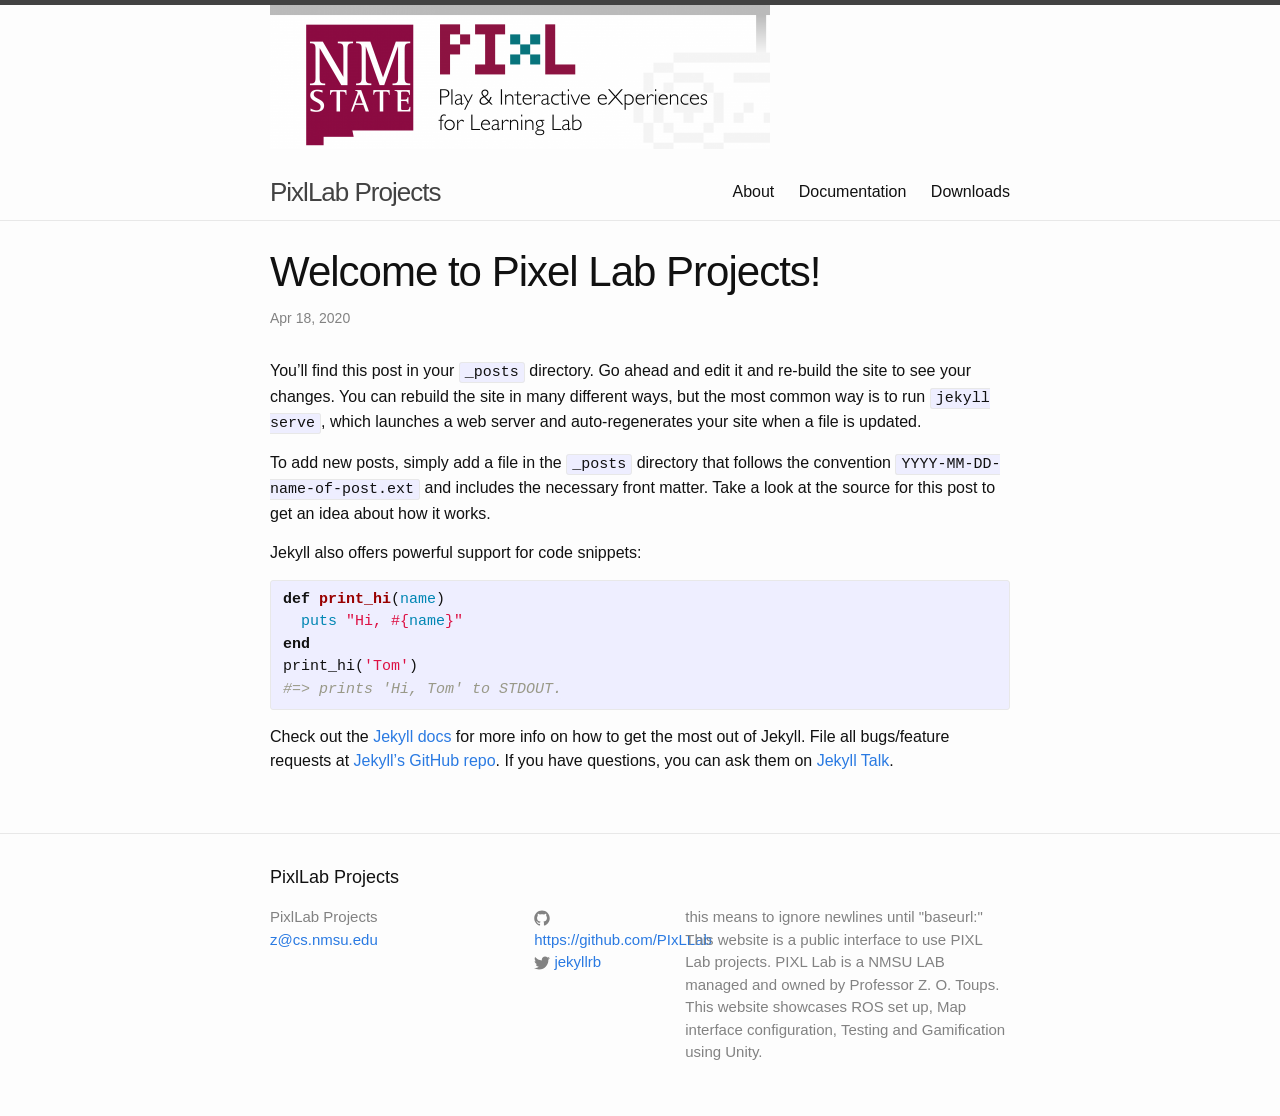
<file: welcome/notes/2020/04/18/welcome-to-jekyll.html>
<!DOCTYPE html>
<html>

  <head>
  <meta charset="utf-8">
  <meta http-equiv="X-UA-Compatible" content="IE=edge">
  <meta name="viewport" content="width=device-width, initial-scale=1">

  <title>Welcome to Pixel Lab Projects!</title>
  <meta name="description" content="You’ll find this post in your _posts directory. Go ahead and edit it and re-build the site to see your changes. You can rebuild the site in many different wa...">

  <link rel="stylesheet" href="/css/main.css">
  <link rel="canonical" href="http://localhost:4000/welcome/notes/2020/04/18/welcome-to-jekyll.html">
  <link rel="alternate" type="application/rss+xml" title="PixlLab Projects" href="http://localhost:4000/feed.xml">
</head>


  <body>

    <header class="site-header">

  <div class="wrapper">

    <p>
	
      	<img src="/image/cropped-pixel-pixl-logo-nm3.png" alt="PIXLLAB" width="500"
         height="144">

    </p>	

    <a class="site-title" href="/">PixlLab Projects</a>



    <nav class="site-nav">
      <a href="#" class="menu-icon">
        <svg viewBox="0 0 18 15">
          <path fill="#424242" d="M18,1.484c0,0.82-0.665,1.484-1.484,1.484H1.484C0.665,2.969,0,2.304,0,1.484l0,0C0,0.665,0.665,0,1.484,0 h15.031C17.335,0,18,0.665,18,1.484L18,1.484z"/>
          <path fill="#424242" d="M18,7.516C18,8.335,17.335,9,16.516,9H1.484C0.665,9,0,8.335,0,7.516l0,0c0-0.82,0.665-1.484,1.484-1.484 h15.031C17.335,6.031,18,6.696,18,7.516L18,7.516z"/>
          <path fill="#424242" d="M18,13.516C18,14.335,17.335,15,16.516,15H1.484C0.665,15,0,14.335,0,13.516l0,0 c0-0.82,0.665-1.484,1.484-1.484h15.031C17.335,12.031,18,12.696,18,13.516L18,13.516z"/>
        </svg>
      </a>

      <div class="trigger">
        
          
          <a class="page-link" href="/about/">About</a>
          
        
          
          <a class="page-link" href="/documentation/">Documentation</a>
          
        
          
          <a class="page-link" href="/downloads/">Downloads</a>
          
        
          
        
          
        
          
        
      </div>
    </nav>

  </div>

</header>


    <div class="page-content">
      <div class="wrapper">
        <article class="post" itemscope itemtype="http://schema.org/BlogPosting">

  <header class="post-header">
    <h1 class="post-title" itemprop="name headline">Welcome to Pixel Lab Projects!</h1>
    <p class="post-meta"><time datetime="2020-04-18T23:46:39-06:00" itemprop="datePublished">Apr 18, 2020</time></p>
  </header>

  <div class="post-content" itemprop="articleBody">
    <p>You’ll find this post in your <code class="highlighter-rouge">_posts</code> directory. Go ahead and edit it and re-build the site to see your changes. You can rebuild the site in many different ways, but the most common way is to run <code class="highlighter-rouge">jekyll serve</code>, which launches a web server and auto-regenerates your site when a file is updated.</p>

<p>To add new posts, simply add a file in the <code class="highlighter-rouge">_posts</code> directory that follows the convention <code class="highlighter-rouge">YYYY-MM-DD-name-of-post.ext</code> and includes the necessary front matter. Take a look at the source for this post to get an idea about how it works.</p>

<p>Jekyll also offers powerful support for code snippets:</p>

<figure class="highlight"><pre><code class="language-ruby" data-lang="ruby"><span class="k">def</span> <span class="nf">print_hi</span><span class="p">(</span><span class="nb">name</span><span class="p">)</span>
  <span class="nb">puts</span> <span class="s2">"Hi, </span><span class="si">#{</span><span class="nb">name</span><span class="si">}</span><span class="s2">"</span>
<span class="k">end</span>
<span class="n">print_hi</span><span class="p">(</span><span class="s1">'Tom'</span><span class="p">)</span>
<span class="c1">#=&gt; prints 'Hi, Tom' to STDOUT.</span></code></pre></figure>

<p>Check out the <a href="http://jekyllrb.com/docs/home">Jekyll docs</a> for more info on how to get the most out of Jekyll. File all bugs/feature requests at <a href="https://github.com/jekyll/jekyll">Jekyll’s GitHub repo</a>. If you have questions, you can ask them on <a href="https://talk.jekyllrb.com/">Jekyll Talk</a>.</p>


  </div>

</article>

      </div>
    </div>

    <footer class="site-footer">

  <div class="wrapper">

    <h2 class="footer-heading">PixlLab Projects</h2>

    <div class="footer-col-wrapper">
      <div class="footer-col footer-col-1">
        <ul class="contact-list">
          <li>PixlLab Projects</li>
          <li><a href="mailto:z@cs.nmsu.edu">z@cs.nmsu.edu</a></li>
        </ul>
      </div>

      <div class="footer-col footer-col-2">
        <ul class="social-media-list">
          
          <li>
            <a href="https://github.com/https://github.com/PIxLLab"><span class="icon icon--github"><svg viewBox="0 0 16 16"><path fill="#828282" d="M7.999,0.431c-4.285,0-7.76,3.474-7.76,7.761 c0,3.428,2.223,6.337,5.307,7.363c0.388,0.071,0.53-0.168,0.53-0.374c0-0.184-0.007-0.672-0.01-1.32 c-2.159,0.469-2.614-1.04-2.614-1.04c-0.353-0.896-0.862-1.135-0.862-1.135c-0.705-0.481,0.053-0.472,0.053-0.472 c0.779,0.055,1.189,0.8,1.189,0.8c0.692,1.186,1.816,0.843,2.258,0.645c0.071-0.502,0.271-0.843,0.493-1.037 C4.86,11.425,3.049,10.76,3.049,7.786c0-0.847,0.302-1.54,0.799-2.082C3.768,5.507,3.501,4.718,3.924,3.65 c0,0,0.652-0.209,2.134,0.796C6.677,4.273,7.34,4.187,8,4.184c0.659,0.003,1.323,0.089,1.943,0.261 c1.482-1.004,2.132-0.796,2.132-0.796c0.423,1.068,0.157,1.857,0.077,2.054c0.497,0.542,0.798,1.235,0.798,2.082 c0,2.981-1.814,3.637-3.543,3.829c0.279,0.24,0.527,0.713,0.527,1.437c0,1.037-0.01,1.874-0.01,2.129 c0,0.208,0.14,0.449,0.534,0.373c3.081-1.028,5.302-3.935,5.302-7.362C15.76,3.906,12.285,0.431,7.999,0.431z"/></svg>
</span><span class="username">https://github.com/PIxLLab</span></a>

          </li>
          

          
          <li>
            <a href="https://twitter.com/jekyllrb"><span class="icon icon--twitter"><svg viewBox="0 0 16 16"><path fill="#828282" d="M15.969,3.058c-0.586,0.26-1.217,0.436-1.878,0.515c0.675-0.405,1.194-1.045,1.438-1.809c-0.632,0.375-1.332,0.647-2.076,0.793c-0.596-0.636-1.446-1.033-2.387-1.033c-1.806,0-3.27,1.464-3.27,3.27 c0,0.256,0.029,0.506,0.085,0.745C5.163,5.404,2.753,4.102,1.14,2.124C0.859,2.607,0.698,3.168,0.698,3.767 c0,1.134,0.577,2.135,1.455,2.722C1.616,6.472,1.112,6.325,0.671,6.08c0,0.014,0,0.027,0,0.041c0,1.584,1.127,2.906,2.623,3.206 C3.02,9.402,2.731,9.442,2.433,9.442c-0.211,0-0.416-0.021-0.615-0.059c0.416,1.299,1.624,2.245,3.055,2.271 c-1.119,0.877-2.529,1.4-4.061,1.4c-0.264,0-0.524-0.015-0.78-0.046c1.447,0.928,3.166,1.469,5.013,1.469 c6.015,0,9.304-4.983,9.304-9.304c0-0.142-0.003-0.283-0.009-0.423C14.976,4.29,15.531,3.714,15.969,3.058z"/></svg>
</span><span class="username">jekyllrb</span></a>

          </li>
          
        </ul>
      </div>

      <div class="footer-col footer-col-3">
        <p>this means to ignore newlines until "baseurl:" This website is a public interface to use PIXL Lab projects. PIXL Lab is a NMSU LAB managed and owned by Professor Z. O. Toups. This website showcases ROS set up, Map interface configuration, Testing and Gamification using Unity.</p>
      </div>
    </div>

  </div>

</footer>


  </body>

</html>
</file>
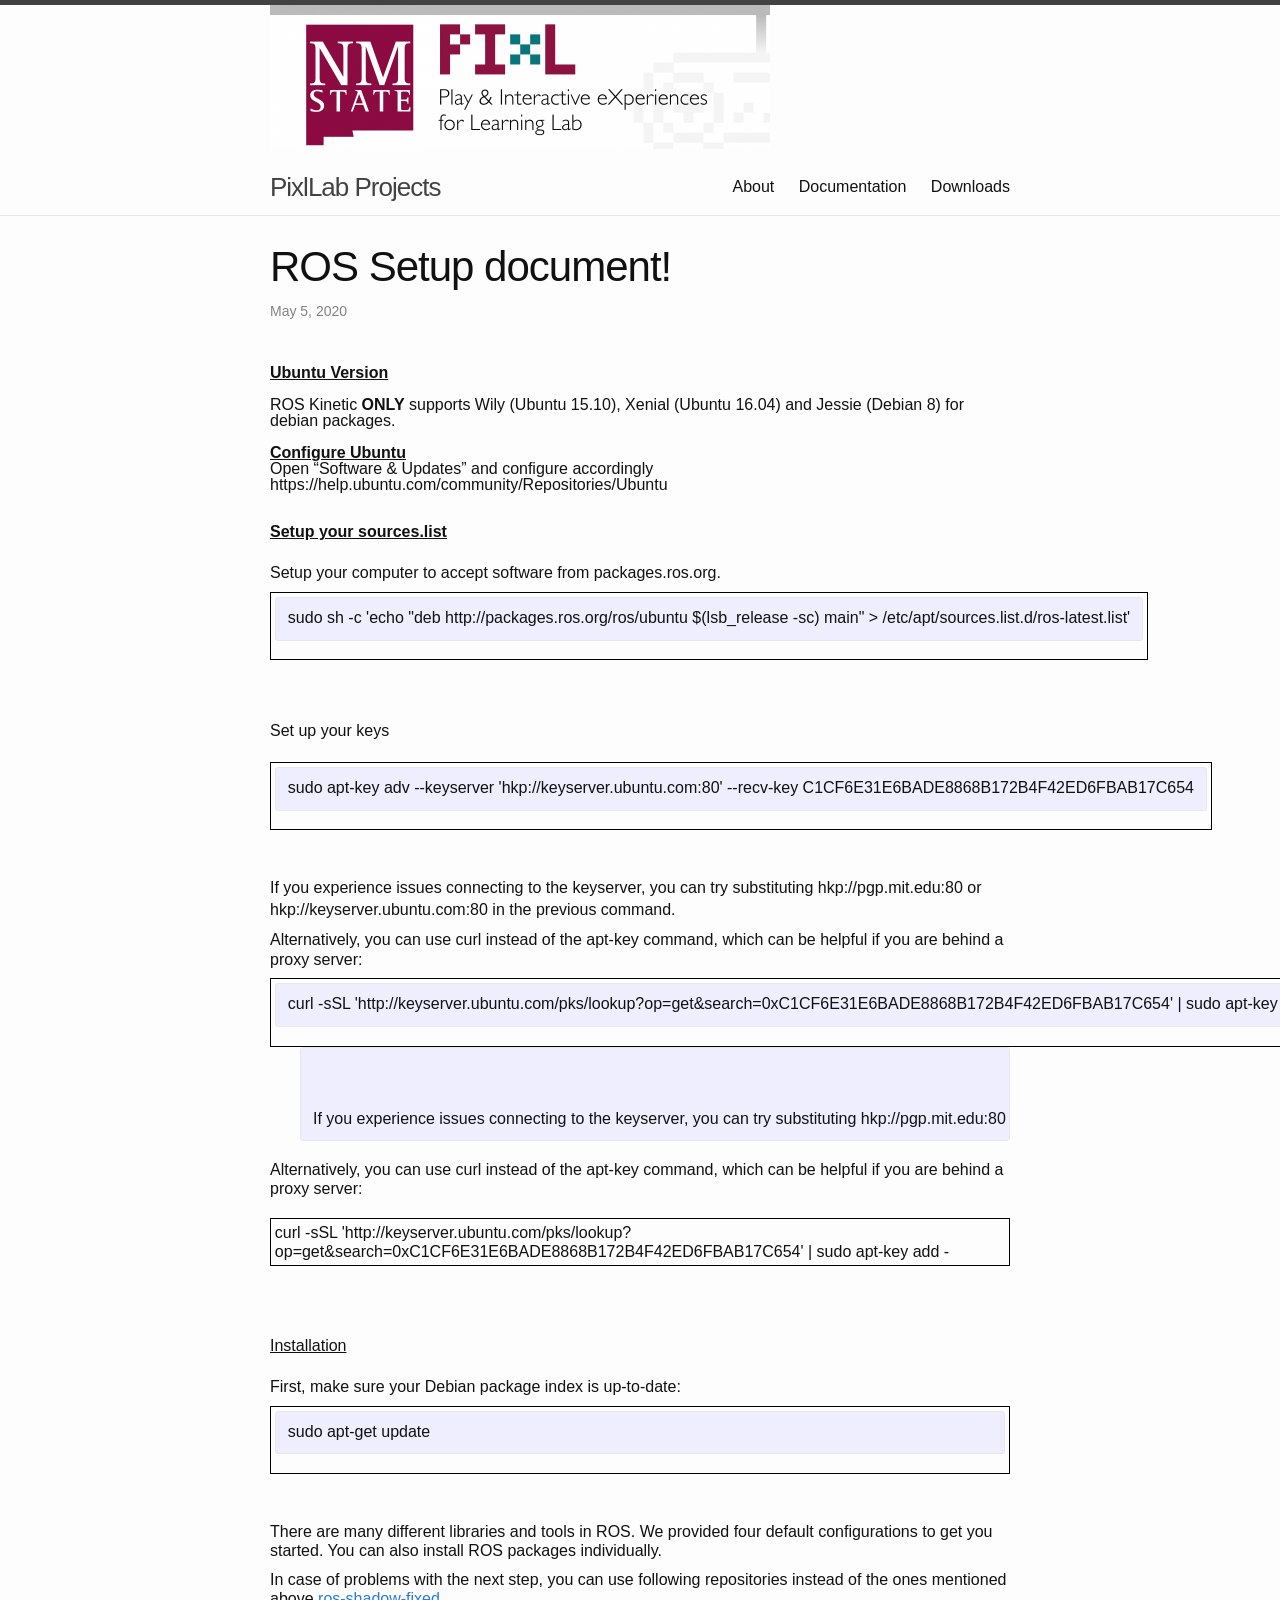
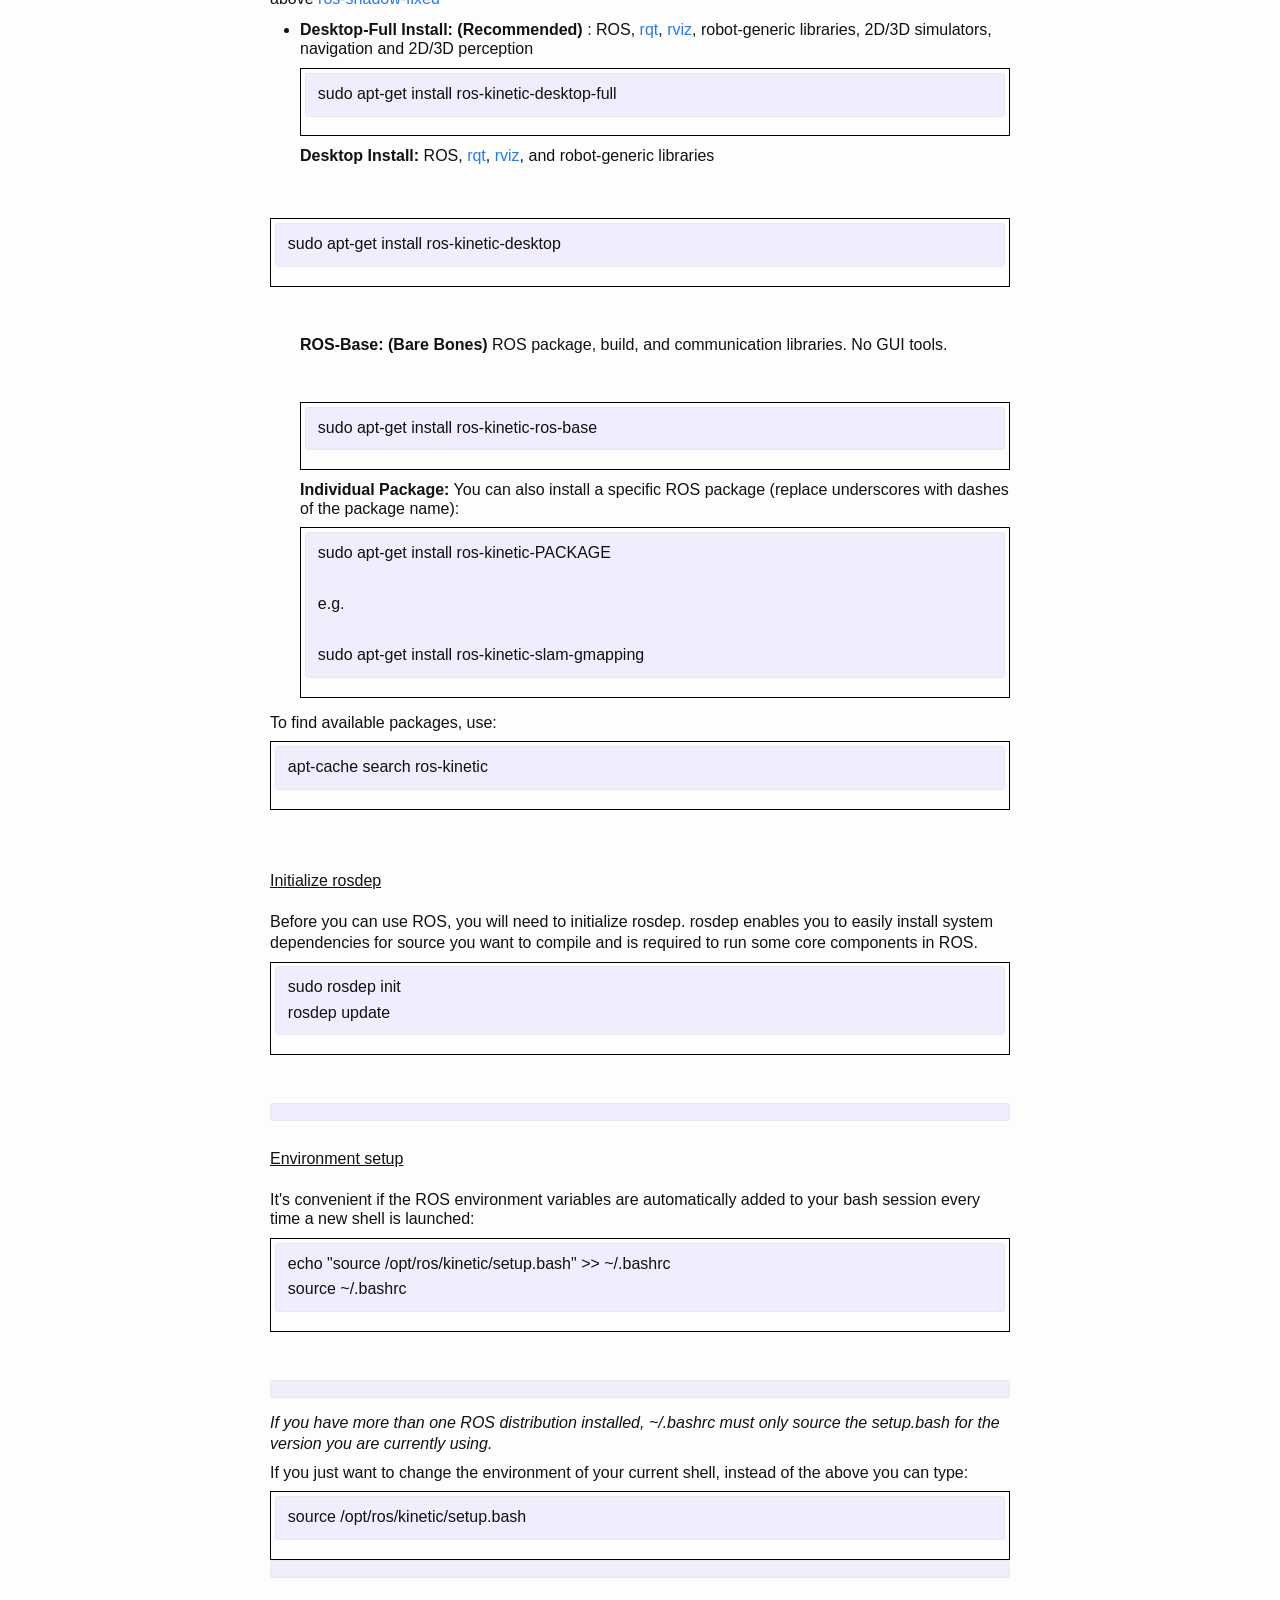
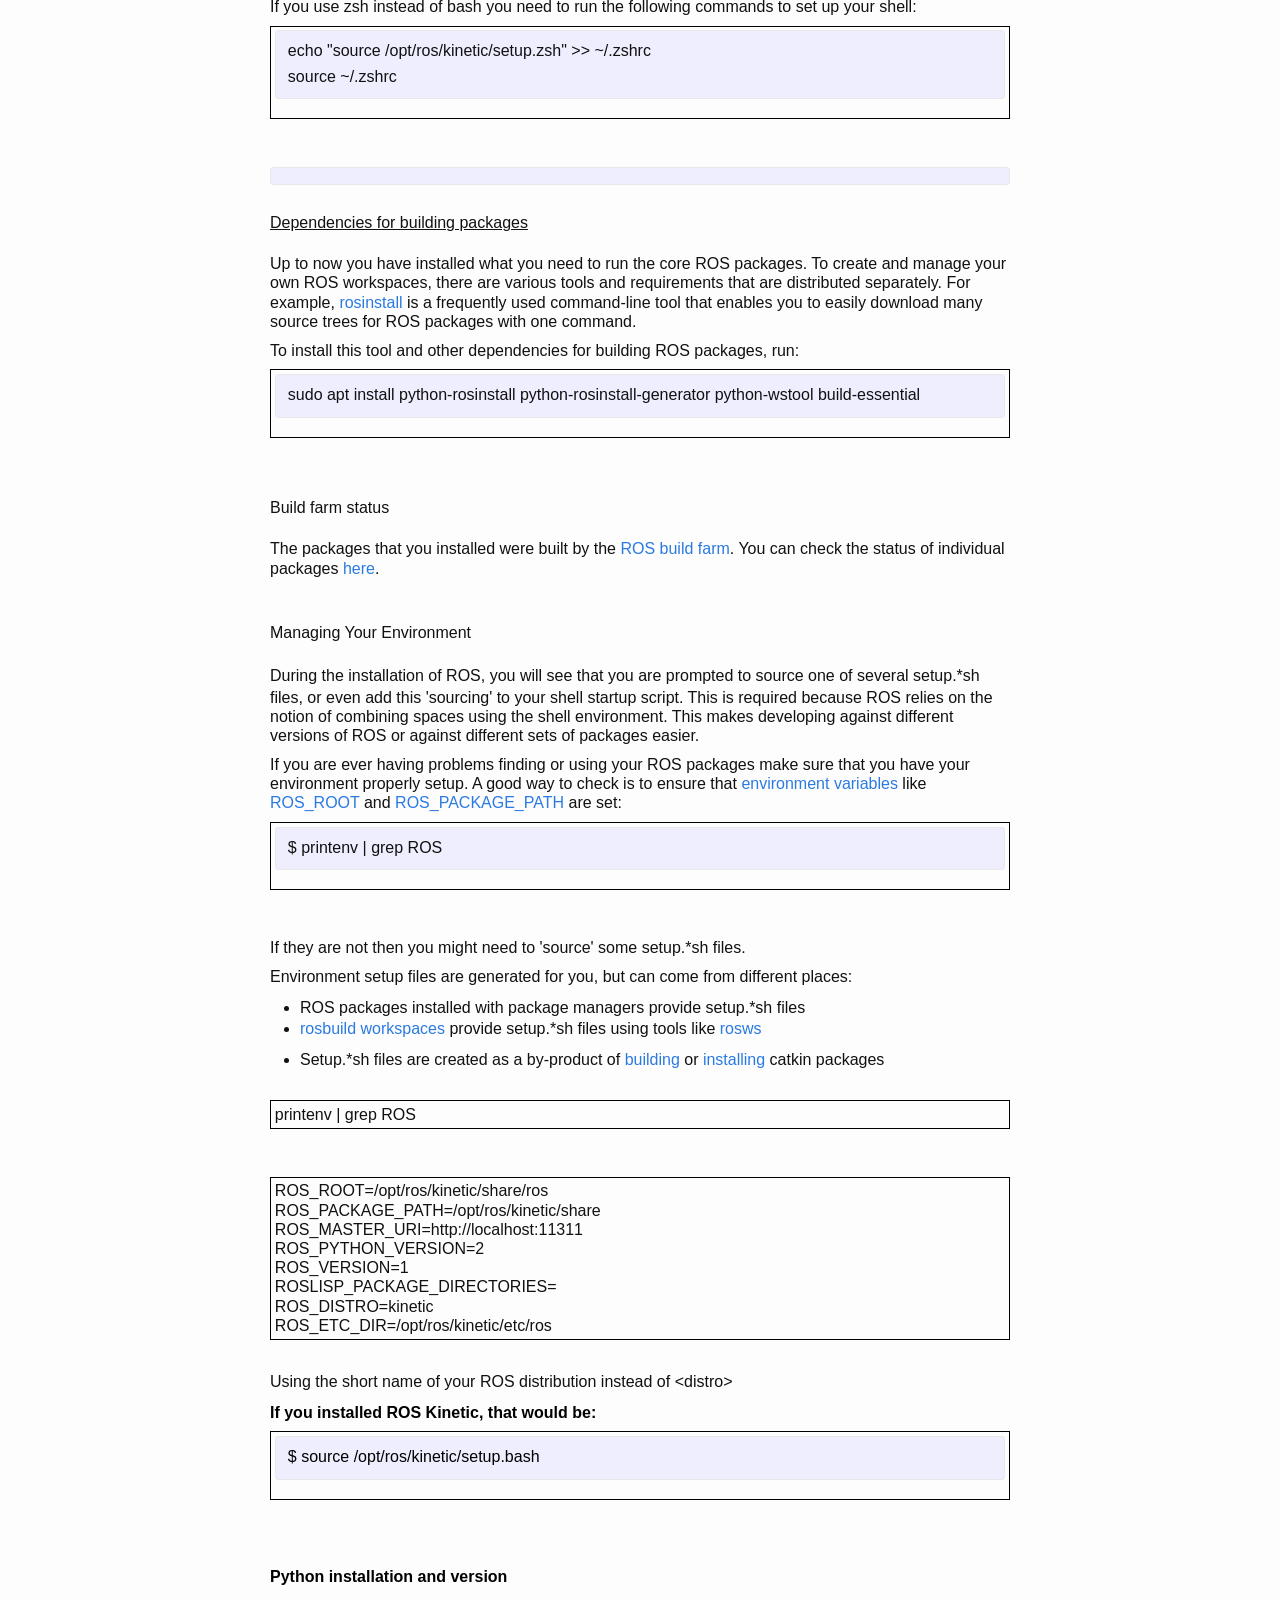
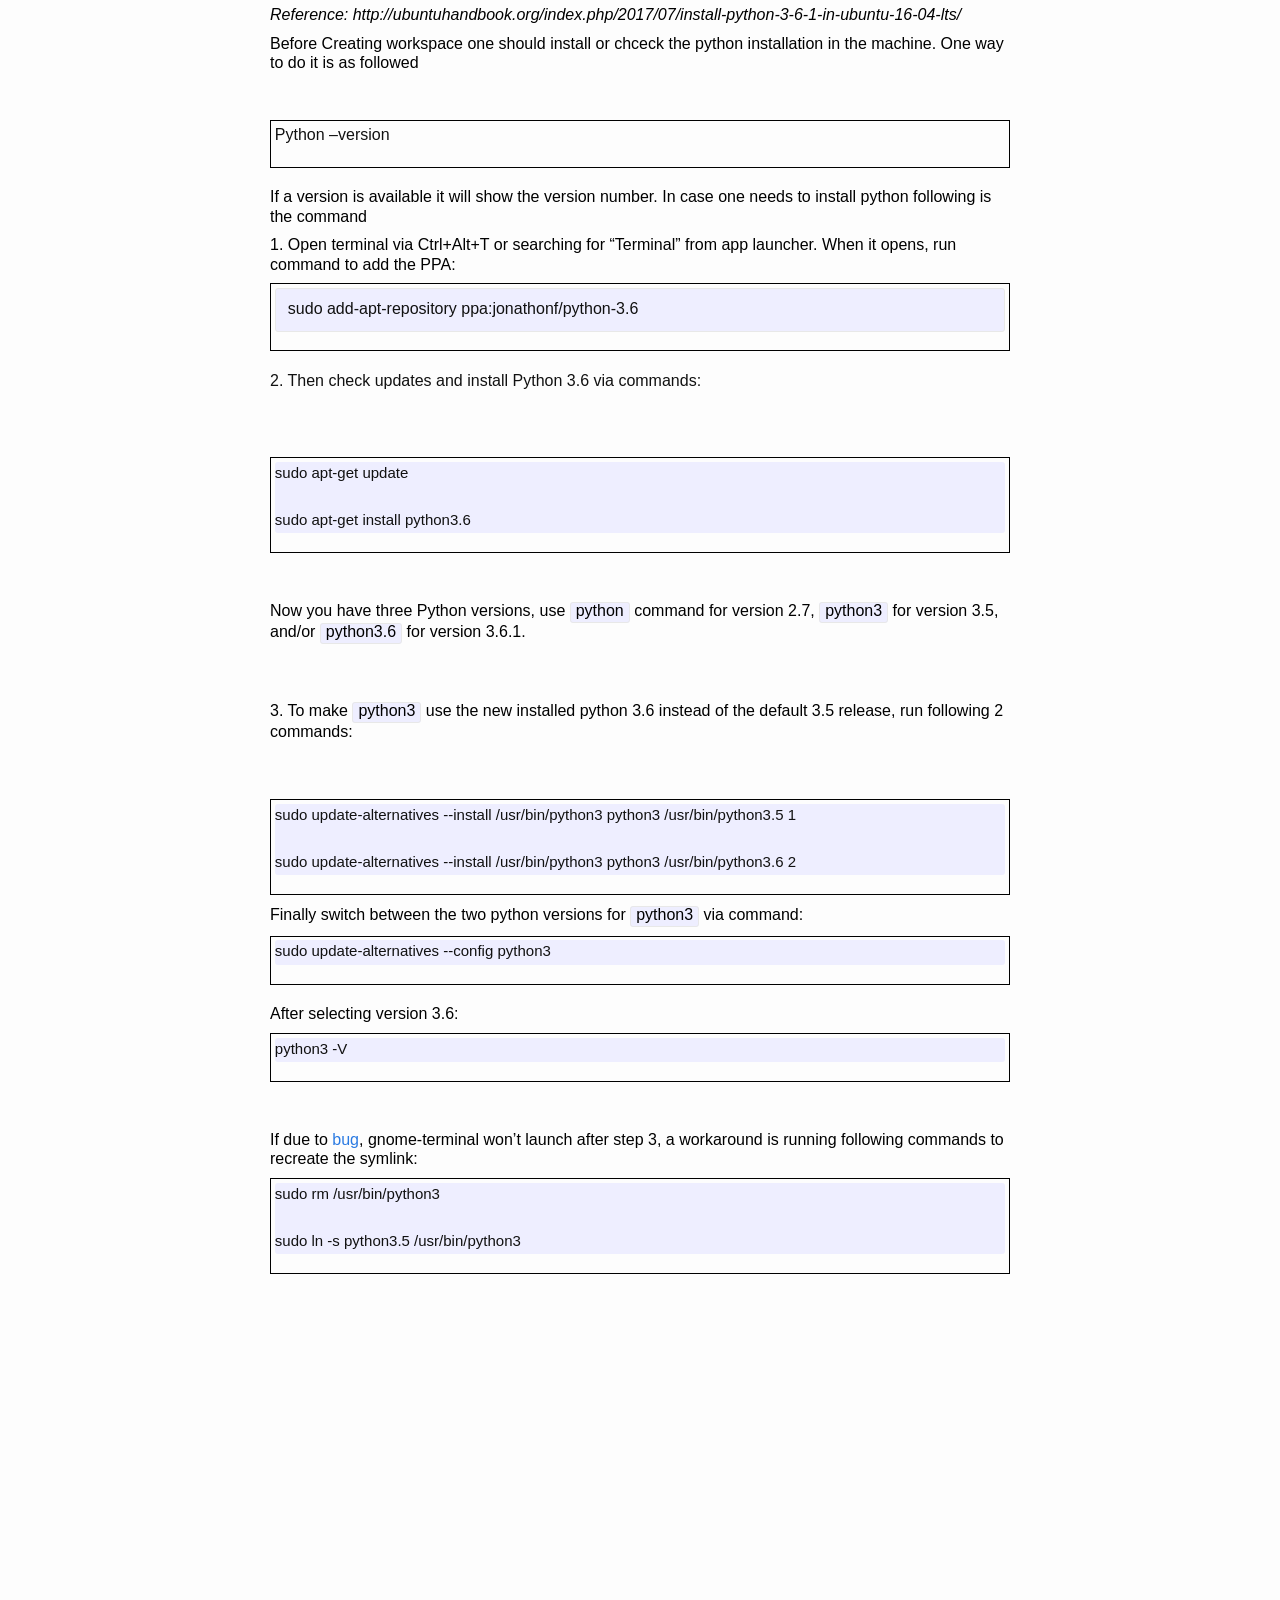
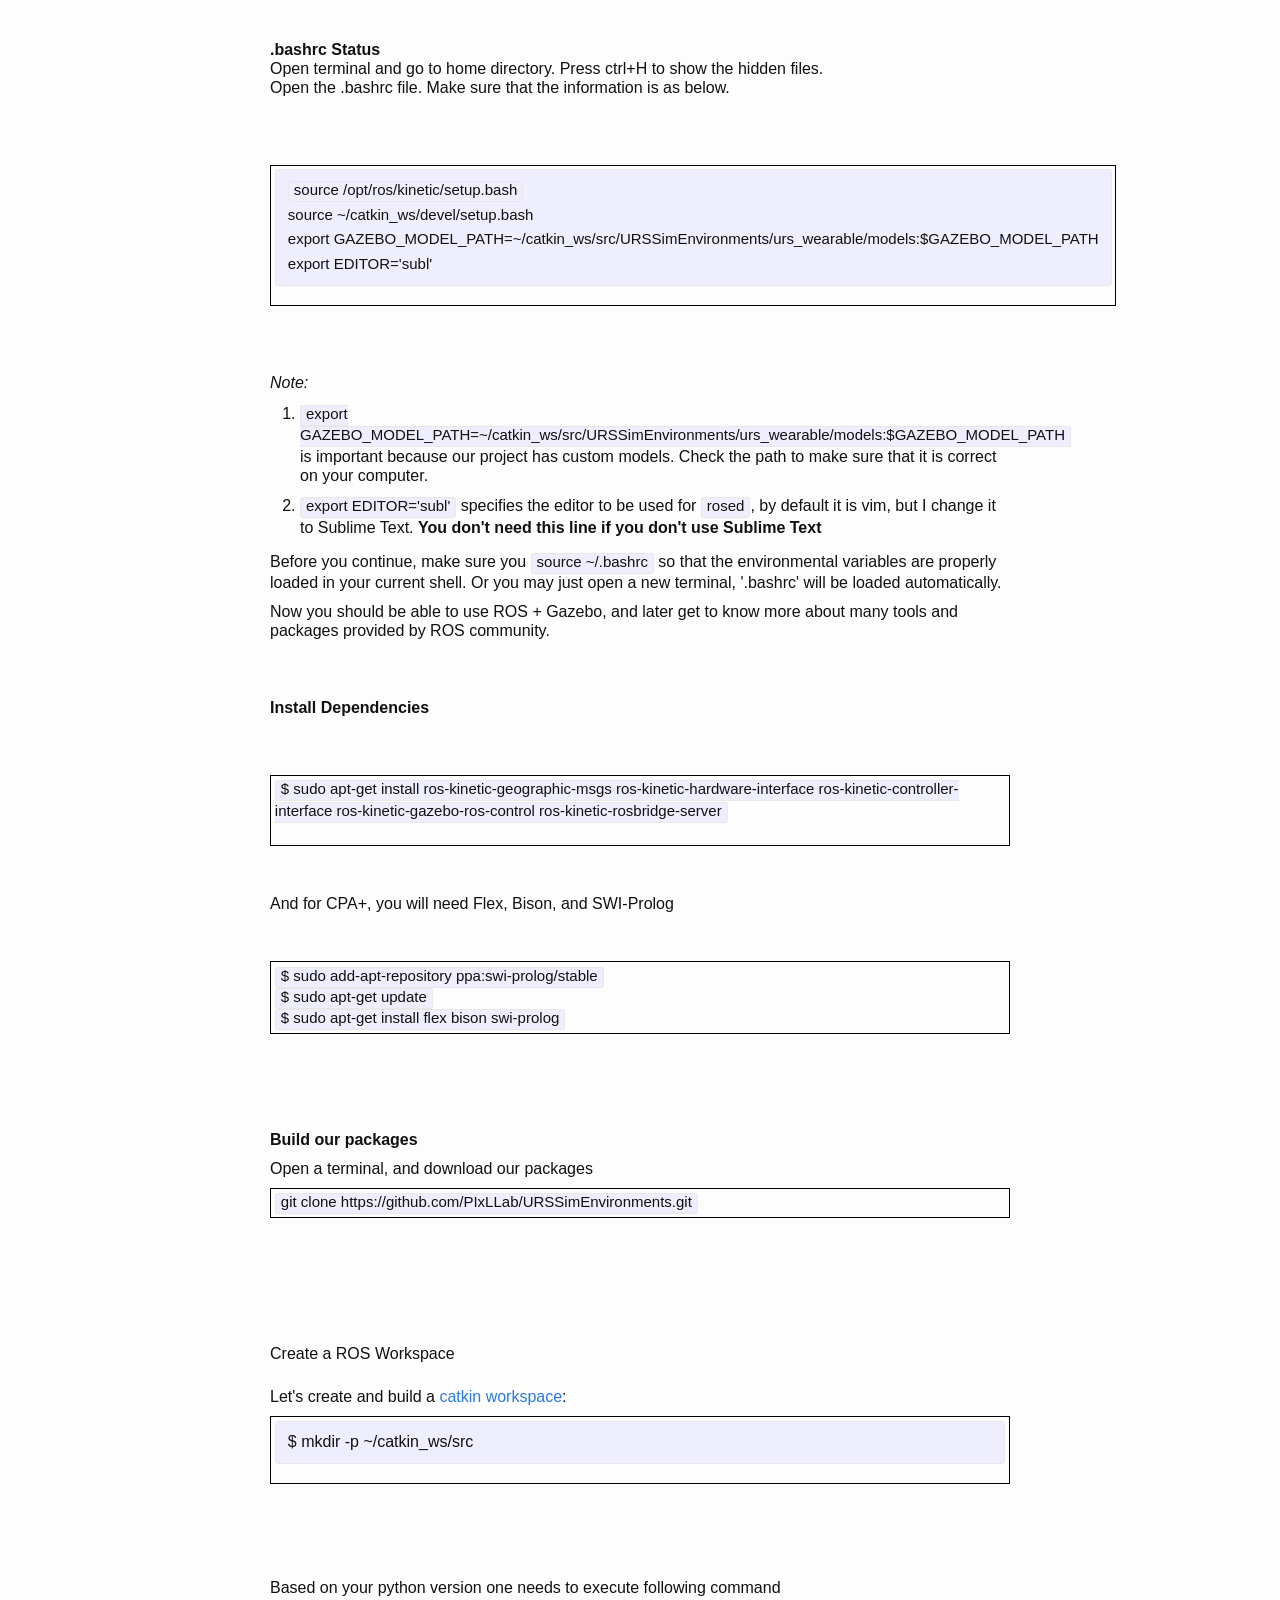
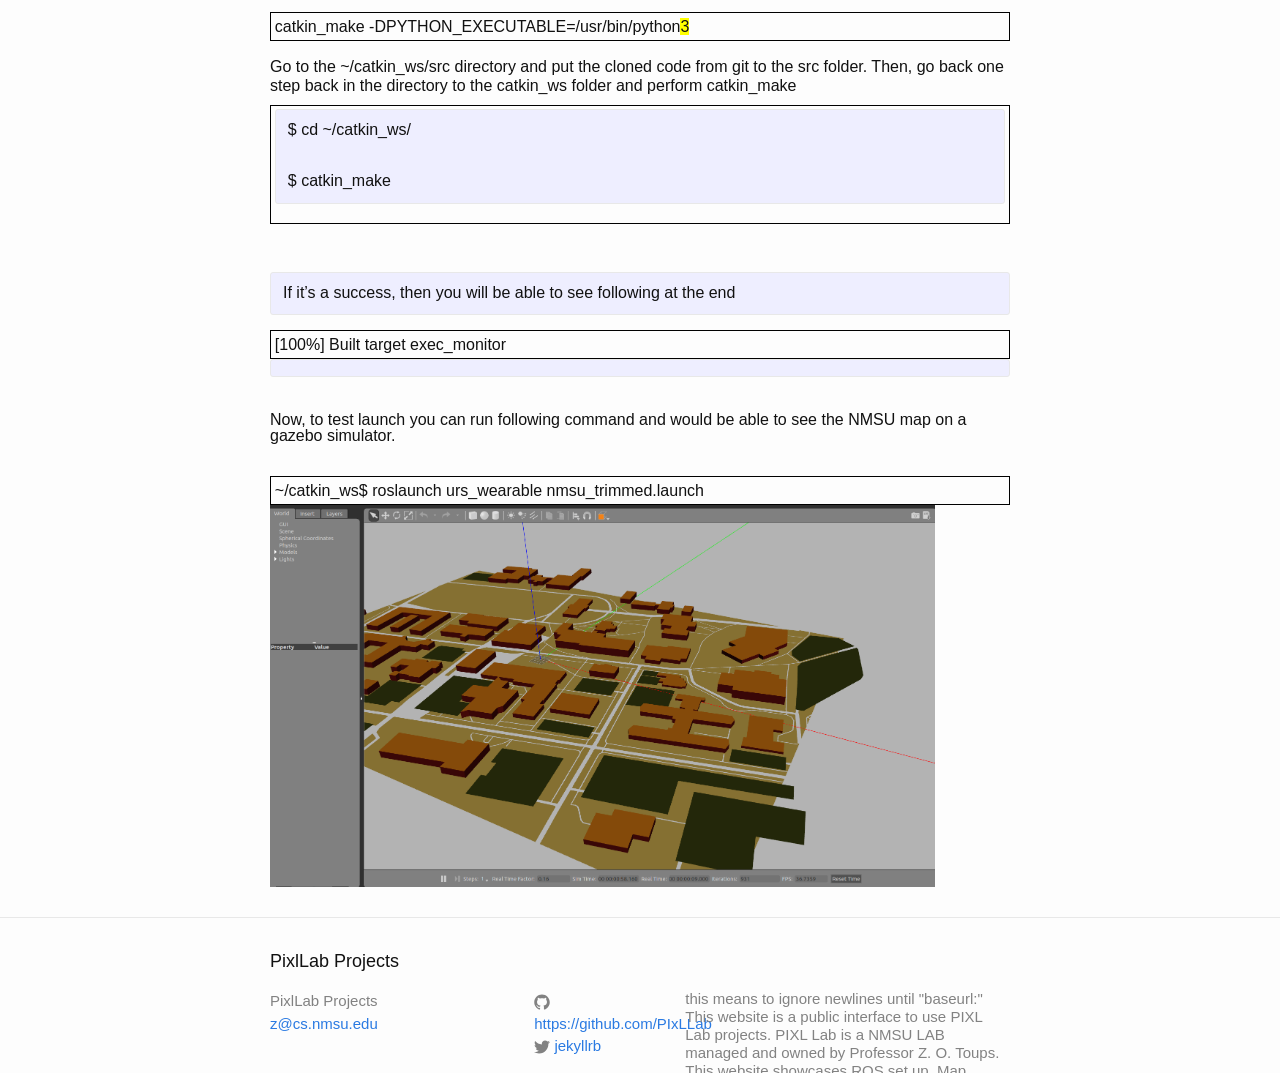
<file: welcome/notes/2020/05/05/ROS-Setup.html>
<!DOCTYPE html>
<html>

  <head>
  <meta charset="utf-8">
  <meta http-equiv="X-UA-Compatible" content="IE=edge">
  <meta name="viewport" content="width=device-width, initial-scale=1">

  <title>ROS Setup document!</title>
  <meta name="description" content="						UbuntuVersion">

  <link rel="stylesheet" href="/css/main.css">
  <link rel="canonical" href="http://localhost:4000/welcome/notes/2020/05/05/ROS-Setup.html">
  <link rel="alternate" type="application/rss+xml" title="PixlLab Projects" href="http://localhost:4000/feed.xml">
</head>


  <body>

    <header class="site-header">

  <div class="wrapper">

    <p>
	
      	<img src="/image/cropped-pixel-pixl-logo-nm3.png" alt="PIXLLAB" width="500"
         height="144">

    </p>	

    <a class="site-title" href="/">PixlLab Projects</a>



    <nav class="site-nav">
      <a href="#" class="menu-icon">
        <svg viewBox="0 0 18 15">
          <path fill="#424242" d="M18,1.484c0,0.82-0.665,1.484-1.484,1.484H1.484C0.665,2.969,0,2.304,0,1.484l0,0C0,0.665,0.665,0,1.484,0 h15.031C17.335,0,18,0.665,18,1.484L18,1.484z"/>
          <path fill="#424242" d="M18,7.516C18,8.335,17.335,9,16.516,9H1.484C0.665,9,0,8.335,0,7.516l0,0c0-0.82,0.665-1.484,1.484-1.484 h15.031C17.335,6.031,18,6.696,18,7.516L18,7.516z"/>
          <path fill="#424242" d="M18,13.516C18,14.335,17.335,15,16.516,15H1.484C0.665,15,0,14.335,0,13.516l0,0 c0-0.82,0.665-1.484,1.484-1.484h15.031C17.335,12.031,18,12.696,18,13.516L18,13.516z"/>
        </svg>
      </a>

      <div class="trigger">
        
          
          <a class="page-link" href="/about/">About</a>
          
        
          
          <a class="page-link" href="/documentation/">Documentation</a>
          
        
          
          <a class="page-link" href="/downloads/">Downloads</a>
          
        
          
        
          
        
          
        
      </div>
    </nav>

  </div>

</header>


    <div class="page-content">
      <div class="wrapper">
        <article class="post" itemscope itemtype="http://schema.org/BlogPosting">

  <header class="post-header">
    <h1 class="post-title" itemprop="name headline">ROS Setup document!</h1>
    <p class="post-meta"><time datetime="2020-05-05T23:46:39-06:00" itemprop="datePublished">May 5, 2020</time></p>
  </header>

  <div class="post-content" itemprop="articleBody">
    <!DOCTYPE HTML PUBLIC "-//W3C//DTD HTML 4.0 Transitional//EN">
<html>
<head>
	<meta http-equiv="content-type" content="text/html; charset=utf-8"/>
	<title></title>
	<meta name="generator" content="LibreOffice 5.1.6.2 (Linux)"/>
	<meta name="created" content="2020-02-20T14:19:32.400227980"/>
	<meta name="changed" content="2020-05-06T18:53:35.299426730"/>
	<style type="text/css">
		@page { margin: 0.79in }
		p { margin-bottom: 0.1in; line-height: 120% }
		h3.cjk { font-family: "Noto Sans CJK SC Regular" }
		h3.ctl { font-family: "FreeSans" }
		pre.cjk { font-family: "Nimbus Mono L", monospace }
		td p { margin-bottom: 0in }
		h2.cjk { font-family: "Noto Sans CJK SC Regular" }
		h2.ctl { font-family: "FreeSans" }
		a:link { so-language: zxx }
		tt.cjk { font-family: "Nimbus Mono L", monospace }
		code.cjk { font-family: "Nimbus Mono L", monospace }
	</style>
</head>
<body lang="en-US" dir="ltr">
<p style="margin-bottom: 0in; line-height: 100%"><font face="verdana, sans-serif"><font size="3" style="font-size: 12pt"><br/>
<u><b>Ubuntu
Version</b></u><br/>
</font></font><br/>

</p>
<p style="margin-bottom: 0in; line-height: 100%"><font face="verdana, sans-serif"><font size="3" style="font-size: 12pt">ROS
Kinetic </font></font><strong><font face="verdana, sans-serif"><font size="3" style="font-size: 12pt">ONLY</font></font></strong><font face="verdana, sans-serif"><font size="3" style="font-size: 12pt">
supports Wily (Ubuntu 15.10), Xenial (Ubuntu 16.04) and Jessie
(Debian 8) for debian packages.</font></font></p>
<p style="margin-bottom: 0in; line-height: 100%"><br/>

</p>
<p style="margin-bottom: 0in; line-height: 100%"><font face="verdana, sans-serif"><font size="3" style="font-size: 12pt"><u><b>Configure
Ubuntu<br/>
</b></u><span style="text-decoration: none"><span style="font-weight: normal">
Open “Software &amp; Updates” and configure accordingly
https://help.ubuntu.com/community/Repositories/Ubuntu</span></span></font></font></p>
<p style="margin-bottom: 0in; font-weight: normal; line-height: 100%; text-decoration: none">
<br/>

</p>
<h3 class="western"><a name="Installation.2BAC8-Ubuntu.2BAC8-Sources.Setup_your_sources.list"></a>
<font face="verdana, sans-serif"><font size="3" style="font-size: 12pt"><u><b>Setup
your sources.list</b></u></font></font></h3>
<p><a name="Installation.2BAC8-Ubuntu.2BAC8-Sources.line-7"></a><a name="Installation.2BAC8-Ubuntu.2BAC8-Sources.line-6"></a>
<font face="verdana, sans-serif"><font size="3" style="font-size: 12pt">Setup
your computer to accept software from packages.ros.org. </font></font>
</p>
<table width="100%" cellpadding="4" cellspacing="0">
	<col width="256*">
	<tr>
		<td width="100%" valign="top" style="border: 1px solid #000000; padding: 0.04in">
			<pre class="western"><font face="verdana, sans-serif"><font size="3" style="font-size: 12pt">sudo sh -c 'echo &quot;deb http://packages.ros.org/ros/ubuntu $(lsb_release -sc) main&quot; &gt; /etc/apt/sources.list.d/ros-latest.list'</font></font></pre>
		</td>
	</tr>
</table>
<p><br/>
<br/>

</p>
<h3 class="western"><a name="Installation.2BAC8-Ubuntu.2BAC8-Sources.line-16"></a><a name="Installation.2BAC8-Ubuntu.2BAC8-Sources.Set_up_your_keys"></a><a name="Installation.2BAC8-Ubuntu.2BAC8-Sources.line-15"></a>
<font face="verdana, sans-serif"><font size="3" style="font-size: 12pt">Set
up your keys</font></font></h3>
<table width="100%" cellpadding="4" cellspacing="0">
	<col width="256*">
	<tr>
		<td width="100%" valign="top" style="border: 1px solid #000000; padding: 0.04in">
			<pre class="western"><font face="verdana, sans-serif"><font size="3" style="font-size: 12pt">sudo apt-key adv --keyserver 'hkp://keyserver.ubuntu.com:80' --recv-key C1CF6E31E6BADE8868B172B4F42ED6FBAB17C654</font></font></pre>
		</td>
	</tr>
</table>
<p><br/>
<br/>

</p>
<p><a name="Installation.2BAC8-Ubuntu.2BAC8-Sources.line-22"></a><a name="Installation.2BAC8-Ubuntu.2BAC8-Sources.line-21"></a><a name="Installation.2BAC8-Ubuntu.2BAC8-Sources.line-24"></a><a name="Installation.2BAC8-Ubuntu.2BAC8-Sources.line-23"></a>
<font face="verdana, sans-serif"><font size="3" style="font-size: 12pt">If
you experience issues connecting to the keyserver, you can try
substituting </font></font><tt class="western"><font face="verdana, sans-serif"><font size="3" style="font-size: 12pt">hkp://pgp.mit.edu:80</font></font></tt><font face="verdana, sans-serif"><font size="3" style="font-size: 12pt">
or </font></font><tt class="western"><font face="verdana, sans-serif"><font size="3" style="font-size: 12pt">hkp://keyserver.ubuntu.com:80</font></font></tt><font face="verdana, sans-serif"><font size="3" style="font-size: 12pt">
in the previous command. </font></font>
</p>
<p><font face="verdana, sans-serif"><font size="3" style="font-size: 12pt">Alternatively,
you can use curl instead of the apt-key command, which can be helpful
if you are behind a proxy server: </font></font>
</p>
<table width="100%" cellpadding="4" cellspacing="0">
	<col width="256*">
	<tr>
		<td width="100%" valign="top" style="border: 1px solid #000000; padding: 0.04in">
			<pre class="western"><font face="verdana, sans-serif"><font size="3" style="font-size: 12pt">curl -sSL 'http://keyserver.ubuntu.com/pks/lookup?op=get&amp;search=0xC1CF6E31E6BADE8868B172B4F42ED6FBAB17C654' | sudo apt-key add</font></font></pre>
		</td>
	</tr>
</table>
<ul>
	<pre class="western" style="margin-bottom: 0.2in"><font face="verdana, sans-serif"><font size="3" style="font-size: 12pt"><br/>
I</font></font><font face="verdana, sans-serif"><font size="3" style="font-size: 12pt"><span lang="en-US"><span style="text-decoration: none"><span style="font-weight: normal">f you experience issues connecting to the keyserver, you can try substituting </span></span></span></font></font><tt class="western"><font face="verdana, sans-serif"><font size="3" style="font-size: 12pt"><span lang="en-US"><span style="text-decoration: none"><span style="font-weight: normal">hkp://pgp.mit.edu:80</span></span></span></font></font></tt><font face="verdana, sans-serif"><font size="3" style="font-size: 12pt"><span lang="en-US"><span style="text-decoration: none"><span style="font-weight: normal"> or </span></span></span></font></font><tt class="western"><font face="verdana, sans-serif"><font size="3" style="font-size: 12pt"><span lang="en-US"><span style="text-decoration: none"><span style="font-weight: normal">hkp://keyserver.ubuntu.com:80</span></span></span></font></font></tt><font face="verdana, sans-serif"><font size="3" style="font-size: 12pt"><span lang="en-US"><span style="text-decoration: none"><span style="font-weight: normal"> in the previous command. </span></span></span></font></font></pre>
</ul>
<p style="margin-bottom: 0.2in; font-weight: normal; text-decoration: none"><a name="Installation.2BAC8-Ubuntu.2BAC8-Sources.line-241"></a><a name="Installation.2BAC8-Ubuntu.2BAC8-Sources.line-231"></a>
<font face="verdana, sans-serif"><font size="3" style="font-size: 12pt">Alternatively,
you can use curl instead of the apt-key command, which can be helpful
if you are behind a proxy server:</font></font></p>
<table width="100%" cellpadding="4" cellspacing="0">
	<col width="256*">
	<tr>
		<td width="100%" valign="top" style="border: 1px solid #000000; padding: 0.04in">
			<p><font face="verdana, sans-serif"><font size="3" style="font-size: 12pt">curl
			-sSL
			'http://keyserver.ubuntu.com/pks/lookup?op=get&amp;search=0xC1CF6E31E6BADE8868B172B4F42ED6FBAB17C654'
			| sudo apt-key add -</font></font></p>
		</td>
	</tr>
</table>
<p style="margin-bottom: 0.2in"><a name="Installation.2BAC8-Ubuntu.2BAC8-Sources.line-29"></a><a name="Installation.2BAC8-Ubuntu.2BAC8-Sources.bottom"></a>
<br/>
<br/>

</p>
<h3 class="western"><a name="Installation-1"></a><a name="line-28"></a><a name="line-27"></a>
<font face="verdana, sans-serif"><font size="3" style="font-size: 12pt"><u>Installation</u></font></font></h3>
<p><a name="line-30"></a><a name="line-29"></a><font face="verdana, sans-serif"><font size="3" style="font-size: 12pt">First,
make sure your Debian package index is up-to-date: </font></font>
</p>
<table width="100%" cellpadding="4" cellspacing="0">
	<col width="256*">
	<tr>
		<td width="100%" valign="top" style="border: 1px solid #000000; padding: 0.04in">
			<pre class="western"><font face="verdana, sans-serif"><font size="3" style="font-size: 12pt">sudo apt-get update</font></font></pre>
		</td>
	</tr>
</table>
<p><br/>
<br/>

</p>
<p><a name="line-35"></a><a name="line-34"></a><a name="line-37"></a><a name="line-36"></a>
<font face="verdana, sans-serif"><font size="3" style="font-size: 12pt">There
are many different libraries and tools in ROS. We provided four
default configurations to get you started. You can also install ROS
packages individually. </font></font>
</p>
<p><a name="line-39"></a><a name="line-38"></a><font face="verdana, sans-serif"><font size="3" style="font-size: 12pt">In
case of problems with the next step, you can use following
repositories instead of the ones mentioned above <a href="http://wiki.ros.org/ShadowRepository">ros-shadow-fixed</a>
</font></font>
</p>
<ul>
	<li/>
<p><strong><font face="verdana, sans-serif"><font size="3" style="font-size: 12pt">Desktop-Full
	Install: (Recommended)</font></font></strong><font face="verdana, sans-serif"><font size="3" style="font-size: 12pt">
	: ROS, <a href="http://wiki.ros.org/rqt">rqt</a>, <a href="http://wiki.ros.org/rviz">rviz</a>,
	robot-generic libraries, 2D/3D simulators, navigation and 2D/3D
	perception </font></font>
	</p>
	<table width="100%" cellpadding="4" cellspacing="0">
		<col width="256*">
		<tr>
			<td width="100%" valign="top" style="border: 1px solid #000000; padding: 0.04in">
				<pre class="western"><font face="verdana, sans-serif"><font size="3" style="font-size: 12pt">sudo apt-get install ros-kinetic-desktop-full</font></font></pre>
			</td>
		</tr>
	</table>
	<p><a name="line-43"></a><a name="line-44"></a></p>
	<p><a name="line-45"></a><strong><font face="verdana, sans-serif"><font size="3" style="font-size: 12pt">Desktop
	Install: </font></font></strong><font face="verdana, sans-serif"><font size="3" style="font-size: 12pt">ROS,
	<a href="http://wiki.ros.org/rqt">rqt</a>, <a href="http://wiki.ros.org/rviz">rviz</a>,
	and robot-generic libraries <br/>
</font></font><br/>
<br/>

	</p>
</ul>
<table width="100%" cellpadding="4" cellspacing="0">
	<col width="256*">
	<tr>
		<td width="100%" valign="top" style="border: 1px solid #000000; padding: 0.04in">
			<pre class="western"><font face="verdana, sans-serif"><font size="3" style="font-size: 12pt">sudo apt-get install ros-kinetic-desktop</font></font></pre>
		</td>
	</tr>
</table>
<p><a name="line-48"></a><a name="line-49"></a><br/>
<br/>

</p>
<ul>
	<p><a name="line-51"></a><a name="line-50"></a><strong><font face="verdana, sans-serif"><font size="3" style="font-size: 12pt">ROS-Base:
	(Bare Bones)</font></font></strong><font face="verdana, sans-serif"><font size="3" style="font-size: 12pt">
	ROS package, build, and communication libraries. No GUI tools. <br/>
</font></font><br/>
<br/>

	</p>
	<table width="100%" cellpadding="4" cellspacing="0">
		<col width="256*">
		<tr>
			<td width="100%" valign="top" style="border: 1px solid #000000; padding: 0.04in">
				<pre class="western"><font face="verdana, sans-serif"><font size="3" style="font-size: 12pt">sudo apt-get install ros-kinetic-ros-base</font></font></pre>
			</td>
		</tr>
	</table>
	<p><a name="line-54"></a><a name="line-55"></a><a name="line-56"></a>
	</p>
	<p><strong><font face="verdana, sans-serif"><font size="3" style="font-size: 12pt">Individual
	Package:</font></font></strong><font face="verdana, sans-serif"><font size="3" style="font-size: 12pt">
	You can also install a specific ROS package (replace underscores
	with dashes of the package name): </font></font>
	</p>
	<table width="100%" cellpadding="4" cellspacing="0">
		<col width="256*">
		<tr>
			<td width="100%" valign="top" style="border: 1px solid #000000; padding: 0.04in">
				<pre class="western"><a name="line-1-7"></a><font face="verdana, sans-serif"><font size="3" style="font-size: 12pt">sudo apt-get install ros-kinetic-PACKAGE<br/>
e.g.<br/>
sudo apt-get install ros-kinetic-slam-gmapping</font></font></pre>
			</td>
		</tr>
	</table>
	<p><a name="line-57"></a></p>
</ul>
<p><a name="line-64"></a><a name="line-63"></a><font face="verdana, sans-serif"><font size="3" style="font-size: 12pt">To
find available packages, use: </font></font>
</p>
<table width="100%" cellpadding="4" cellspacing="0">
	<col width="256*">
	<tr>
		<td width="100%" valign="top" style="border: 1px solid #000000; padding: 0.04in">
			<pre class="western"><font face="verdana, sans-serif"><font size="3" style="font-size: 12pt">apt-cache search ros-kinetic</font></font></pre>
		</td>
	</tr>
</table>
<p><br/>
<br/>

</p>
<h3 class="western"><a name="Initialize_rosdep"></a><font face="verdana, sans-serif"><font size="3" style="font-size: 12pt"><u>Initialize
rosdep</u></font></font></h3>
<p><a name="line-71"></a><a name="line-70"></a><font face="verdana, sans-serif"><font size="3" style="font-size: 12pt">Before
you can use ROS, you will need to initialize </font></font><tt class="western"><font face="verdana, sans-serif"><font size="3" style="font-size: 12pt">rosdep</font></font></tt><font face="verdana, sans-serif"><font size="3" style="font-size: 12pt">.
</font></font><tt class="western"><font face="verdana, sans-serif"><font size="3" style="font-size: 12pt">rosdep</font></font></tt><font face="verdana, sans-serif"><font size="3" style="font-size: 12pt">
enables you to easily install system dependencies for source you want
to compile and is required to run some core components in ROS. </font></font>
</p>
<table width="100%" cellpadding="4" cellspacing="0">
	<col width="256*">
	<tr>
		<td width="100%" valign="top" style="border: 1px solid #000000; padding: 0.04in">
			<pre class="western"><font face="verdana, sans-serif"><font size="3" style="font-size: 12pt">sudo rosdep init</font></font>
<a name="line-2-2"></a><font face="verdana, sans-serif"><font size="3" style="font-size: 12pt">rosdep update</font></font></pre>
		</td>
	</tr>
</table>
<p><a name="line-73"></a><a name="line-72"></a><br/>
<br/>

</p>
<pre class="western"></pre><h3 class="western">
<a name="kinetic.2BAC8-Installation.2BAC8-DebEnvironment.Environment_setup"></a>
<font face="verdana, sans-serif"><font size="3" style="font-size: 12pt"><u>Environment
setup</u></font></font></h3>
<p><a name="kinetic.2BAC8-Installation.2BAC8-DebEnvironment.line-4"></a>
<font face="verdana, sans-serif"><font size="3" style="font-size: 12pt">It's
convenient if the ROS environment variables are automatically added
to your bash session every time a new shell is launched: </font></font>
</p>
<table width="100%" cellpadding="4" cellspacing="0">
	<col width="256*">
	<tr>
		<td width="100%" valign="top" style="border: 1px solid #000000; padding: 0.04in">
			<pre class="western"><font face="verdana, sans-serif"><font size="3" style="font-size: 12pt">echo &quot;source /opt/ros/kinetic/setup.bash&quot; &gt;&gt; ~/.bashrc</font></font>
<a name="kinetic.2BAC8-Installation.2BAC8-DebEnvironment.line-2-1"></a><font face="verdana, sans-serif"><font size="3" style="font-size: 12pt">source ~/.bashrc</font></font></pre>
		</td>
	</tr>
</table>
<p><a name="kinetic.2BAC8-Installation.2BAC8-DebEnvironment.line-6"></a><a name="kinetic.2BAC8-Installation.2BAC8-DebEnvironment.line-5"></a>
<br/>
<br/>

</p>
<pre class="western"></pre><p>
<a name="kinetic.2BAC8-Installation.2BAC8-DebEnvironment.line-10"></a><a name="kinetic.2BAC8-Installation.2BAC8-DebEnvironment.line-12"></a><a name="kinetic.2BAC8-Installation.2BAC8-DebEnvironment.line-11"></a>
<em><font face="verdana, sans-serif"><font size="3" style="font-size: 12pt">If
you have more than one ROS distribution installed, </font></font></em><em><tt class="western"><font face="verdana, sans-serif"><font size="3" style="font-size: 12pt">~/.bashrc</font></font></tt></em><em><font face="verdana, sans-serif"><font size="3" style="font-size: 12pt">
must only source the </font></font></em><em><tt class="western"><font face="verdana, sans-serif"><font size="3" style="font-size: 12pt">setup.bash</font></font></tt></em><em><font face="verdana, sans-serif"><font size="3" style="font-size: 12pt">
for the version you are currently using.</font></font></em><font face="verdana, sans-serif"><font size="3" style="font-size: 12pt">
</font></font>
</p>
<p><a name="kinetic.2BAC8-Installation.2BAC8-DebEnvironment.line-14"></a><a name="kinetic.2BAC8-Installation.2BAC8-DebEnvironment.line-13"></a>
<font face="verdana, sans-serif"><font size="3" style="font-size: 12pt">If
you just want to change the environment of your current shell,
instead of the above you can type: </font></font>
</p>
<table width="100%" cellpadding="4" cellspacing="0">
	<col width="256*">
	<tr>
		<td width="100%" valign="top" style="border: 1px solid #000000; padding: 0.04in">
			<pre class="western"><font face="verdana, sans-serif"><font size="3" style="font-size: 12pt">source /opt/ros/kinetic/setup.bash</font></font></pre>
		</td>
	</tr>
</table>
<pre class="western" style="margin-bottom: 0.2in">
</pre><p>
<a name="kinetic.2BAC8-Installation.2BAC8-DebEnvironment.line-17"></a>
<font face="verdana, sans-serif"><font size="3" style="font-size: 12pt">If
you use zsh instead of bash you need to run the following commands to
set up your shell: </font></font>
</p>
<table width="100%" cellpadding="4" cellspacing="0">
	<col width="256*">
	<tr>
		<td width="100%" valign="top" style="border: 1px solid #000000; padding: 0.04in">
			<pre class="western"><font face="verdana, sans-serif"><font size="3" style="font-size: 12pt">echo &quot;source /opt/ros/kinetic/setup.zsh&quot; &gt;&gt; ~/.zshrc</font></font>
<a name="kinetic.2BAC8-Installation.2BAC8-DebEnvironment.line-2-2"></a><font face="verdana, sans-serif"><font size="3" style="font-size: 12pt">source ~/.zshrc</font></font></pre>
		</td>
	</tr>
</table>
<p><br/>
<br/>

</p>
<pre class="western"></pre><h3 class="western">
<a name="Installation.2BAC8-Ubuntu.2BAC8-BinariesBuildDependencies.Dependencies_for_building_packages"></a>
<font face="verdana, sans-serif"><font size="3" style="font-size: 12pt"><u>Dependencies
for building packages</u></font></font></h3>
<p><a name="Installation.2BAC8-Ubuntu.2BAC8-BinariesBuildDependencies.line-2"></a><a name="Installation.2BAC8-Ubuntu.2BAC8-BinariesBuildDependencies.line-4"></a><a name="Installation.2BAC8-Ubuntu.2BAC8-BinariesBuildDependencies.line-3"></a>
<font face="verdana, sans-serif"><font size="3" style="font-size: 12pt">Up
to now you have installed what you need to run the core ROS packages.
To create and manage your own ROS workspaces, there are various tools
and requirements that are distributed separately. For example,
<a href="http://wiki.ros.org/rosinstall">rosinstall</a> is a
frequently used command-line tool that enables you to easily download
many source trees for ROS packages with one command. </font></font>
</p>
<p><font face="verdana, sans-serif"><font size="3" style="font-size: 12pt">To
install this tool and other dependencies for building ROS packages,
run: </font></font>
</p>
<table width="100%" cellpadding="4" cellspacing="0">
	<col width="256*">
	<tr>
		<td width="100%" valign="top" style="border: 1px solid #000000; padding: 0.04in">
			<pre class="western"><font face="verdana, sans-serif"><font size="3" style="font-size: 12pt">sudo apt install python-rosinstall python-rosinstall-generator python-wstool build-essential</font></font></pre>
		</td>
	</tr>
</table>
<p><a name="Installation.2BAC8-Ubuntu.2BAC8-BinariesBuildDependencies.line-6"></a><a name="Installation.2BAC8-Ubuntu.2BAC8-BinariesBuildDependencies.line-5"></a>
<br/>
<br/>

</p>
<h3 class="western"><a name="Build_farm_status"></a><a name="line-82"></a><a name="line-81"></a>
<font face="verdana, sans-serif"><font size="3" style="font-size: 12pt">Build
farm status</font></font></h3>
<p><a name="line-84"></a><a name="line-83"></a><font face="verdana, sans-serif"><font size="3" style="font-size: 12pt">The
packages that you installed were built by the <a href="http://build.ros.org/">ROS
build farm</a>. You can check the status of individual packages <a href="http://repositories.ros.org/status_page/ros_kinetic_default.html">here</a>.
</font></font>
</p>
<p style="margin-bottom: 0in; line-height: 100%"><br/>

</p>
<h2 class="western"><a name="Managing_Your_Environment"></a><font face="verdana, sans-serif"><font size="3" style="font-size: 12pt">Managing
Your Environment</font></font></h2>
<p><a name="line-341"></a><a name="line-361"></a><a name="line-351"></a>
<font face="verdana, sans-serif"><font size="3" style="font-size: 12pt">During
the installation of ROS, you will see that you are prompted to </font></font><tt class="western"><font face="verdana, sans-serif"><font size="3" style="font-size: 12pt">source</font></font></tt><font face="verdana, sans-serif"><font size="3" style="font-size: 12pt">
one of several setup.*sh files, or even add this 'sourcing' to your
shell startup script. This is required because ROS relies on the
notion of combining spaces using the shell environment. This makes
developing against different versions of ROS or against different
sets of packages easier. </font></font>
</p>
<p><font face="verdana, sans-serif"><font size="3" style="font-size: 12pt">If
you are ever having problems finding or using your ROS packages make
sure that you have your environment properly setup. A good way to
check is to ensure that <a href="http://wiki.ros.org/ROS/EnvironmentVariables">environment
variables</a> like <a href="http://wiki.ros.org/ROS/EnvironmentVariables#ROS_ROOT">ROS_ROOT</a>
and <a href="http://wiki.ros.org/ROS/EnvironmentVariables#ROS_PACKAGE_PATH">ROS_PACKAGE_PATH</a>
are set: </font></font>
</p>
<table width="100%" cellpadding="4" cellspacing="0">
	<col width="256*">
	<tr>
		<td width="100%" valign="top" style="border: 1px solid #000000; padding: 0.04in">
			<pre class="western"><font face="verdana, sans-serif"><font size="3" style="font-size: 12pt">$ printenv | grep ROS</font></font></pre>
		</td>
	</tr>
</table>
<p><br/>
<br/>

</p>
<p><a name="line-411"></a><a name="line-431"></a><a name="line-421"></a>
<font face="verdana, sans-serif"><font size="3" style="font-size: 12pt">If
they are not then you might need to 'source' some setup.*sh files. </font></font>
</p>
<p><a name="line-451"></a><a name="line-441"></a><font face="verdana, sans-serif"><font size="3" style="font-size: 12pt">Environment
setup files are generated for you, but can come from different
places: </font></font>
</p>
<ul>
	<li/>
<p style="margin-bottom: 0in"><a name="line-461"></a><font face="verdana, sans-serif"><font size="3" style="font-size: 12pt">ROS
	packages installed with package managers provide setup.*sh files </font></font>
	</p>
	<li/>
<p><a name="line-471"></a><font face="verdana, sans-serif"><font size="3" style="font-size: 12pt"><a href="http://www.ros.org/wiki/fuerte/Installation/Overlays">rosbuild
	workspaces</a> provide setup.*sh files using tools like <a href="http://wiki.ros.org/rosws">rosws</a>
	</font></font>
	</p>
	<li/>
<p><font face="verdana, sans-serif"><font size="3" style="font-size: 12pt">Setup.*sh
	files are created as a by-product of <a href="http://wiki.ros.org/catkin/workspaces#Building_Packages_with_catkin">building</a>
	or <a href="http://wiki.ros.org/catkin/workspaces#Installing_Packages_with_Catkin">installing</a>
	catkin packages </font></font>
	</p>
</ul>
<p style="margin-bottom: 0in; line-height: 100%"><br/>

</p>
<table width="100%" cellpadding="4" cellspacing="0">
	<col width="256*">
	<tr>
		<td width="100%" valign="top" style="border: 1px solid #000000; padding: 0.04in">
			<p><font face="verdana, sans-serif"><font size="3" style="font-size: 12pt">printenv
			| grep ROS</font></font></p>
		</td>
	</tr>
</table>
<p style="margin-bottom: 0in; line-height: 100%"><br/>

</p>
<p style="margin-bottom: 0in; line-height: 100%"><br/>

</p>
<p style="margin-bottom: 0in; line-height: 100%"><br/>

</p>
<table width="100%" cellpadding="4" cellspacing="0">
	<col width="256*">
	<tr>
		<td width="100%" valign="top" style="border: 1px solid #000000; padding: 0.04in">
			<p style="margin-bottom: 0in"><font face="verdana, sans-serif"><font size="3" style="font-size: 12pt">ROS_ROOT=/opt/ros/kinetic/share/ros</font></font></p>
			<p style="margin-bottom: 0in"><font face="verdana, sans-serif"><font size="3" style="font-size: 12pt">ROS_PACKAGE_PATH=/opt/ros/kinetic/share</font></font></p>
			<p style="margin-bottom: 0in"><font face="verdana, sans-serif"><font size="3" style="font-size: 12pt">ROS_MASTER_URI=http://localhost:11311</font></font></p>
			<p style="margin-bottom: 0in"><font face="verdana, sans-serif"><font size="3" style="font-size: 12pt">ROS_PYTHON_VERSION=2</font></font></p>
			<p style="margin-bottom: 0in"><font face="verdana, sans-serif"><font size="3" style="font-size: 12pt">ROS_VERSION=1</font></font></p>
			<p style="margin-bottom: 0in"><font face="verdana, sans-serif"><font size="3" style="font-size: 12pt">ROSLISP_PACKAGE_DIRECTORIES=</font></font></p>
			<p style="margin-bottom: 0in"><font face="verdana, sans-serif"><font size="3" style="font-size: 12pt">ROS_DISTRO=kinetic</font></font></p>
			<p><font face="verdana, sans-serif"><font size="3" style="font-size: 12pt">ROS_ETC_DIR=/opt/ros/kinetic/etc/ros</font></font></p>
		</td>
	</tr>
</table>
<p style="margin-bottom: 0in; line-height: 100%"><br/>

</p>
<p style="margin-bottom: 0in; line-height: 100%"><br/>

</p>
<p><a name="line-571"></a><a name="line-591"></a><a name="line-581"></a>
<font face="verdana, sans-serif"><font size="3" style="font-size: 12pt">Using
the short name of your ROS distribution instead of </font></font><tt class="western"><font face="verdana, sans-serif"><font size="3" style="font-size: 12pt">&lt;distro&gt;</font></font></tt><font face="verdana, sans-serif"><font size="3" style="font-size: 12pt">
</font></font>
</p>
<p><font color="#000000"><font face="verdana, sans-serif"><font size="3" style="font-size: 12pt"><b>If
you installed ROS Kinetic, that would be: </b></font></font></font>
</p>
<table width="100%" cellpadding="4" cellspacing="0">
	<col width="256*">
	<tr>
		<td width="100%" valign="top" style="border: 1px solid #000000; padding: 0.04in">
			<pre class="western" style="font-weight: normal"><font color="#000000"><font face="verdana, sans-serif"><font size="3" style="font-size: 12pt">$ source /opt/ros/kinetic/setup.bash</font></font></font></pre>
		</td>
	</tr>
</table>
<p><br/>
<br/>

</p>
<p><font color="#669966"><font face="verdana, sans-serif"><font size="3" style="font-size: 12pt"><b><br/>
<font color="#000000">Python
installation and version<br/>
<br/>
</font></b><font color="#000000"><i><span style="font-weight: normal">Reference:</span></i></font><b><font color="#000000"><i>
</i></font></b><font color="#000000"><i><span style="font-weight: normal">http://ubuntuhandbook.org/index.php/2017/07/install-python-3-6-1-in-ubuntu-16-04-lts/</span></i></font></font></font></font></p>
<p><a name="line-611"></a><a name="line-601"></a><font color="#000000"><font face="verdana, sans-serif"><font size="3" style="font-size: 12pt"><span style="font-weight: normal">Before
Creating workspace one should install or chceck the python
installation in the machine. One way to do it is as followed<br/>
</span></font></font></font><br/>
<br/>

</p>
<table width="100%" cellpadding="4" cellspacing="0">
	<col width="256*">
	<tr>
		<td width="100%" valign="top" style="border: 1px solid #000000; padding: 0.04in">
			<p><font face="verdana, sans-serif"><font size="3" style="font-size: 12pt">Python
			–version</font></font></p>
			<p><br/>

			</p>
		</td>
	</tr>
</table>
<p><font color="#000000"><font face="verdana, sans-serif"><font size="3" style="font-size: 12pt"><b><br/>
</b><span style="font-weight: normal">If
a version is available it will show the version number. In case one
needs to install python following is the command</span></font></font></font></p>
<p style="font-weight: normal"><font color="#000000"><font face="verdana, sans-serif"><font size="3" style="font-size: 12pt">1.
Open terminal via Ctrl+Alt+T or searching for “Terminal” from app
launcher. When it opens, run command to add the PPA:</font></font></font></p>
<table width="100%" cellpadding="4" cellspacing="0">
	<col width="256*">
	<tr>
		<td width="100%" valign="top" style="border: 1px solid #000000; padding: 0.04in">
			<pre class="western"><font face="verdana, sans-serif"><font size="3" style="font-size: 12pt">sudo add-apt-repository ppa:jonathonf/python-3.6</font></font></pre>
		</td>
	</tr>
</table>
<p><font face="verdana, sans-serif"><span style="font-weight: normal"><br/>
2.</span>
Then check updates and install Python 3.6 via commands:<br/>
<br/>
</font><br/>
<br/>

</p>
<table width="100%" cellpadding="4" cellspacing="0">
	<col width="256*">
	<tr>
		<td width="100%" valign="top" style="border: 1px solid #000000; padding: 0.04in">
			<pre class="western" style="border: none; padding: 0in"><font face="verdana, sans-serif">sudo apt-get update</font>

<font face="verdana, sans-serif">sudo apt-get install python3.6</font></pre>
		</td>
	</tr>
</table>
<p><br/>
<br/>

</p>
<p><font color="#000000"><font face="verdana, sans-serif"><font size="3" style="font-size: 12pt"><span style="font-weight: normal">Now
you have three Python versions, use </span></font></font></font><code class="western"><font color="#000000"><font face="verdana, sans-serif"><font size="3" style="font-size: 12pt"><span style="font-weight: normal">python</span></font></font></font></code><font color="#000000"><font face="verdana, sans-serif"><font size="3" style="font-size: 12pt"><span style="font-weight: normal">
command for version 2.7, </span></font></font></font><code class="western"><font color="#000000"><font face="verdana, sans-serif"><font size="3" style="font-size: 12pt"><span style="font-weight: normal">python3</span></font></font></font></code><font color="#000000"><font face="verdana, sans-serif"><font size="3" style="font-size: 12pt"><span style="font-weight: normal">
for version 3.5, and/or </span></font></font></font><code class="western"><font color="#000000"><font face="verdana, sans-serif"><font size="3" style="font-size: 12pt"><span style="font-weight: normal">python3.6</span></font></font></font></code><font color="#000000"><font face="verdana, sans-serif"><font size="3" style="font-size: 12pt"><span style="font-weight: normal">
for version 3.6.1.</span></font></font></font></p>
<p><br/>
<br/>

</p>
<p><font color="#000000"><font face="verdana, sans-serif"><font size="3" style="font-size: 12pt"><span style="font-weight: normal">3.
To make </span></font></font></font><code class="western"><font color="#000000"><font face="verdana, sans-serif"><font size="3" style="font-size: 12pt"><span style="font-weight: normal">python3</span></font></font></font></code><font color="#000000"><font face="verdana, sans-serif"><font size="3" style="font-size: 12pt"><span style="font-weight: normal">
use the new installed python 3.6 instead of the default 3.5 release,
run following 2 commands:</span></font></font></font></p>
<p><br/>
<br/>

</p>
<table width="100%" cellpadding="4" cellspacing="0">
	<col width="256*">
	<tr>
		<td width="100%" valign="top" style="border: 1px solid #000000; padding: 0.04in">
			<pre class="western" style="border: none; padding: 0in"><font face="verdana, sans-serif">sudo update-alternatives --install /usr/bin/python3 python3 /usr/bin/python3.5 1</font>

<font face="verdana, sans-serif">sudo update-alternatives --install /usr/bin/python3 python3 /usr/bin/python3.6 2</font></pre>
		</td>
	</tr>
</table>
<p><font color="#000000">  </font>
</p>
<p><font color="#000000"><font face="verdana, sans-serif"><font size="3" style="font-size: 12pt"><span style="font-weight: normal">Finally
switch between the two python versions for </span></font></font></font><code class="western"><font color="#000000"><font face="verdana, sans-serif"><font size="3" style="font-size: 12pt"><span style="font-weight: normal">python3</span></font></font></font></code><font color="#000000"><font face="verdana, sans-serif"><font size="3" style="font-size: 12pt"><span style="font-weight: normal">
via command:</span></font></font></font></p>
<table width="100%" cellpadding="4" cellspacing="0">
	<col width="256*">
	<tr>
		<td width="100%" valign="top" style="border: 1px solid #000000; padding: 0.04in">
			<pre class="western" style="border: none; padding: 0in"><font face="verdana, sans-serif">sudo update-alternatives --config python3</font></pre>
		</td>
	</tr>
</table>
<p><font face="verdana, sans-serif"><font color="#000000"><font size="3" style="font-size: 12pt"><b><br/>

</b></font></font><font color="#000000"><font size="3" style="font-size: 12pt"><span style="font-weight: normal">After
selecting version 3.6:</span></font></font></font></p>
<table width="100%" cellpadding="4" cellspacing="0">
	<col width="256*">
	<tr>
		<td width="100%" valign="top" style="border: 1px solid #000000; padding: 0.04in">
			<pre class="western" style="border: none; padding: 0in"><font face="verdana, sans-serif">python3 -V</font></pre>
		</td>
	</tr>
</table>
<p><br/>
<br/>

</p>
<p><font color="#000000"><font face="verdana, sans-serif"><font size="3" style="font-size: 12pt"><span style="font-weight: normal">I</span></font></font></font><font color="#000000"><font face="verdana, sans-serif"><font size="3" style="font-size: 12pt"><span style="font-weight: normal">f
</span></font></font></font><font color="#000000"><font face="verdana, sans-serif"><font size="3" style="font-size: 12pt">due
to <a href="https://bugs.launchpad.net/ubuntu/+source/python3.6/+bug/1631367" target="_blank">bug</a>,
gnome-terminal won’t launch after step 3, a workaround is running
following commands to recreate the symlink:</font></font></font></p>
<table width="100%" cellpadding="4" cellspacing="0">
	<col width="256*">
	<tr>
		<td width="100%" valign="top" style="border: 1px solid #000000; padding: 0.04in">
			<pre class="western" style="border: none; padding: 0in"><font face="verdana, sans-serif">sudo rm /usr/bin/python3</font>

<font face="verdana, sans-serif">sudo ln -s python3.5 /usr/bin/python3</font></pre>
		</td>
	</tr>
</table>
<p><br/>
<br/>

</p>
<p><br/>
<br/>

</p>
<h2 class="western"><br/>
<br/>

</h2>
<h2 class="western"><br/>
<br/>

</h2>
<p><br/>
<br/>

</p>
<p><font face="verdana, sans-serif"><font size="3" style="font-size: 12pt"><b>.bashrc
</b><b>Status<br/>
</b><span style="font-weight: normal">Open
terminal and go to home directory. Press ctrl+H to show the hidden
files. <br/>
Open the .bashrc file. </span><span style="font-weight: normal">Make
sure that the information is as below.<br/>
<br/>
</span></font></font><br/>
<br/>

</p>
<table width="100%" cellpadding="4" cellspacing="0">
	<col width="256*">
	<tr>
		<td width="100%" valign="top" style="border: 1px solid #000000; padding: 0.04in">
			<pre class="western"><font face="Verdana, sans-serif"><font size="3" style="font-size: 12pt"><code class="western"><font face="verdana, sans-serif">source /opt/ros/kinetic/setup.bash</font></code></font></font>
<code class="western"><font face="verdana, sans-serif">source ~/catkin_ws/devel/setup.bash</font></code>
<code class="western"><font face="verdana, sans-serif">export GAZEBO_MODEL_PATH=~/catkin_ws/src/URSSimEnvironments/urs_wearable/models:$GAZEBO_MODEL_PATH</font></code>
<code class="western"><font face="verdana, sans-serif">export EDITOR='subl'</font></code></pre>
		</td>
	</tr>
</table>
<p><font face="verdana, sans-serif"><font size="3" style="font-size: 12pt"><br/>
</font></font><br/>
<br/>

</p>
<p><font face="Verdana, sans-serif"><font size="3" style="font-size: 12pt"><em><font face="verdana, sans-serif">Note:</font></em></font></font></p>
<ol>
	<li/>
<p><code class="western"><font face="verdana, sans-serif">export
	GAZEBO_MODEL_PATH=~/catkin_ws/src/URSSimEnvironments/urs_wearable/models:$GAZEBO_MODEL_PATH</font></code><font face="verdana, sans-serif">
	is important because our project has custom models. Check the path
	to make sure that it is correct on your computer.</font></p>
	<li/>
<p><code class="western"><font face="verdana, sans-serif">export
	EDITOR='subl'</font></code><font face="verdana, sans-serif">
	specifies the editor to be used for </font><code class="western"><font face="verdana, sans-serif">rosed</font></code><font face="verdana, sans-serif">,
	by default it is vim, but I change it to Sublime Text. </font><strong><font face="verdana, sans-serif">You
	don't need this line if you don't use Sublime Text</font></strong></p>
</ol>
<p><font face="verdana, sans-serif">Before you continue, make sure
you </font><code class="western"><font face="verdana, sans-serif">source
~/.bashrc</font></code><font face="verdana, sans-serif"> so that the
environmental variables are properly loaded in your current shell. Or
you may just open a new terminal, '.bashrc' will be loaded
automatically.</font></p>
<p><font face="verdana, sans-serif">Now you should be able to use ROS
+ Gazebo, and later get to know more about many tools and packages
provided by ROS community.</font></p>
<p><br/>
<br/>

</p>
<p><font face="verdana, sans-serif"><b>Install Dependencies</b></font></p>
<p><br/>
<br/>

</p>
<table width="100%" cellpadding="4" cellspacing="0">
	<col width="256*">
	<tr>
		<td width="100%" valign="top" style="border: 1px solid #000000; padding: 0.04in">
			<p><font face="Verdana, sans-serif"><font size="3" style="font-size: 12pt"><code class="western"><font face="verdana, sans-serif">$
			sudo apt-get install ros-kinetic-geographic-msgs
			ros-kinetic-hardware-interface ros-kinetic-controller-interface
			ros-kinetic-gazebo-ros-control ros-kinetic-rosbridge-server</font></code></font></font></p>
			<p><br/>

			</p>
		</td>
	</tr>
</table>
<p><br/>
<br/>

</p>
<p><font face="verdana, sans-serif"><font size="3" style="font-size: 12pt">And
for CPA+, you will need Flex, Bison, and SWI-Prolog<br/>
</font></font><br/>
<br/>

</p>
<table width="100%" cellpadding="4" cellspacing="0">
	<col width="256*">
	<tr>
		<td width="100%" valign="top" style="border: 1px solid #000000; padding: 0.04in">
			<p><font face="Verdana, sans-serif"><font size="3" style="font-size: 12pt"><code class="western"><font face="verdana, sans-serif">$
			sudo add-apt-repository ppa:swi-prolog/stable</font></code><font face="verdana, sans-serif"><br/>
</font><code class="western"><font face="verdana, sans-serif">$
			sudo apt-get update</font></code><font face="verdana, sans-serif"><br/>
</font><code class="western"><font face="verdana, sans-serif">$
			sudo apt-get install flex bison swi-prolog</font></code></font></font></p>
		</td>
	</tr>
</table>
<p><br/>
<br/>

</p>
<p><br/>
<br/>

</p>
<p><font face="Verdana, sans-serif"><font size="3" style="font-size: 12pt"><strong><font face="verdana, sans-serif">Build
our packages</font></strong></font></font></p>
<p><font face="Verdana, sans-serif"><font size="3" style="font-size: 12pt"><strong><font face="verdana, sans-serif"><span style="font-weight: normal">Open
a terminal, and download our packages</span></font></strong></font></font></p>
<table width="100%" cellpadding="4" cellspacing="0">
	<col width="256*">
	<tr>
		<td width="100%" valign="top" style="border: 1px solid #000000; padding: 0.04in">
			<p><font face="Verdana, sans-serif"><font size="3" style="font-size: 12pt"><code class="western"><font face="verdana, sans-serif">git
			clone https://github.com/PIxLLab/URSSimEnvironments.git</font></code></font></font></p>
		</td>
	</tr>
</table>
<p><strong> </strong>
</p>
<p><br/>
<br/>

</p>
<p><br/>
<br/>

</p>
<h2 class="western"><a name="Create_a_ROS_Workspace"></a><font face="verdana, sans-serif"><font size="3" style="font-size: 12pt">Create
a ROS Workspace</font></font></h2>
<p><font face="verdana, sans-serif"><font size="3" style="font-size: 12pt">Let's
create and build a <a href="http://wiki.ros.org/catkin/workspaces">catkin
workspace</a>: </font></font>
</p>
<table width="100%" cellpadding="4" cellspacing="0">
	<col width="256*">
	<tr>
		<td width="100%" valign="top" style="border: 1px solid #000000; padding: 0.04in">
			<pre class="western"><font face="verdana, sans-serif"><font size="3" style="font-size: 12pt">$ mkdir -p ~/catkin_ws/src</font></font>
</pre>
		</td>
	</tr>
</table>
<p><br/>
<br/>

</p>
<p><br/>
<br/>

</p>
<p style="margin-bottom: 0in; line-height: 100%"><font face="verdana, sans-serif"><font size="3" style="font-size: 12pt">Based
on your python version one needs to execute following command </font></font>
</p>
<p style="margin-bottom: 0in; line-height: 100%"><br/>

</p>
<table width="100%" cellpadding="4" cellspacing="0">
	<col width="256*">
	<tr>
		<td width="100%" valign="top" style="border: 1px solid #000000; padding: 0.04in">
			<p><font face="verdana, sans-serif"><font size="3" style="font-size: 12pt">catkin_make
			-DPYTHON_EXECUTABLE=/usr/bin/python<span style="background: #ffff00">3</span></font></font></p>
		</td>
	</tr>
</table>
<p style="margin-bottom: 0in; line-height: 100%"><br/>

</p>
<p><font face="verdana, sans-serif"><font size="3" style="font-size: 12pt">Go
to the <span style="font-weight: normal">~/catkin_ws/src directory
and put the cloned code from git to the src folder. Then, go back one
step back in the directory to the catkin_ws folder and perform
catkin_make</span></font></font></p>
<table width="100%" cellpadding="4" cellspacing="0">
	<col width="256*">
	<tr>
		<td width="100%" valign="top" style="border: 1px solid #000000; padding: 0.04in">
			<pre class="western"><font face="verdana, sans-serif"><font size="3" style="font-size: 12pt">$ cd ~/catkin_ws/<br/>
$ catkin_make</font></font></pre>
		</td>
	</tr>
</table>
<p><a name="ROS.2BAC8-Tutorials.2BAC8-catkin.2BAC8-CreateWorkspace.line-5"></a><a name="ROS.2BAC8-Tutorials.2BAC8-catkin.2BAC8-CreateWorkspace.line-4"></a>
<br/>
<br/>

</p>
<pre class="western"><font face="verdana, sans-serif"><font size="3" style="font-size: 12pt">If it’s a success, then you will be able to see following at the end</font></font></pre>
<table width="100%" cellpadding="4" cellspacing="0">
	<col width="256*">
	<tr>
		<td width="100%" valign="top" style="border: 1px solid #000000; padding: 0.04in">
			<p><font face="verdana, sans-serif"><font size="3" style="font-size: 12pt">[100%]
			Built target exec_monitor</font></font></p>
		</td>
	</tr>
</table>
<pre class="western" style="margin-bottom: 0.2in"></pre><p style="margin-bottom: 0in; line-height: 100%">
<br/>

</p>
<p style="margin-bottom: 0in; line-height: 100%"><font face="verdana, sans-serif"><font size="3" style="font-size: 12pt">Now,
to  test launch you can run following command and would be able to
see the NMSU map on a gazebo simulator.<br/>
<br/>
</font></font><br/>

</p>
<table width="100%" cellpadding="4" cellspacing="0">
	<col width="256*">
	<tr>
		<td width="100%" valign="top" style="border: 1px solid #000000; padding: 0.04in">
			<p><font face="verdana, sans-serif"><font size="3" style="font-size: 12pt">~/catkin_ws$
			roslaunch urs_wearable nmsu_trimmed.launch</font></font></p>
		</td>
	</tr>
</table>
<p style="margin-bottom: 0in; line-height: 100%"><img src="[data-uri]" name="Image1" align="left" width="665" height="382" border="0"/>
<br/>

</p>
</body>
</html>

  </div>

</article>

      </div>
    </div>

    <footer class="site-footer">

  <div class="wrapper">

    <h2 class="footer-heading">PixlLab Projects</h2>

    <div class="footer-col-wrapper">
      <div class="footer-col footer-col-1">
        <ul class="contact-list">
          <li>PixlLab Projects</li>
          <li><a href="mailto:z@cs.nmsu.edu">z@cs.nmsu.edu</a></li>
        </ul>
      </div>

      <div class="footer-col footer-col-2">
        <ul class="social-media-list">
          
          <li>
            <a href="https://github.com/https://github.com/PIxLLab"><span class="icon icon--github"><svg viewBox="0 0 16 16"><path fill="#828282" d="M7.999,0.431c-4.285,0-7.76,3.474-7.76,7.761 c0,3.428,2.223,6.337,5.307,7.363c0.388,0.071,0.53-0.168,0.53-0.374c0-0.184-0.007-0.672-0.01-1.32 c-2.159,0.469-2.614-1.04-2.614-1.04c-0.353-0.896-0.862-1.135-0.862-1.135c-0.705-0.481,0.053-0.472,0.053-0.472 c0.779,0.055,1.189,0.8,1.189,0.8c0.692,1.186,1.816,0.843,2.258,0.645c0.071-0.502,0.271-0.843,0.493-1.037 C4.86,11.425,3.049,10.76,3.049,7.786c0-0.847,0.302-1.54,0.799-2.082C3.768,5.507,3.501,4.718,3.924,3.65 c0,0,0.652-0.209,2.134,0.796C6.677,4.273,7.34,4.187,8,4.184c0.659,0.003,1.323,0.089,1.943,0.261 c1.482-1.004,2.132-0.796,2.132-0.796c0.423,1.068,0.157,1.857,0.077,2.054c0.497,0.542,0.798,1.235,0.798,2.082 c0,2.981-1.814,3.637-3.543,3.829c0.279,0.24,0.527,0.713,0.527,1.437c0,1.037-0.01,1.874-0.01,2.129 c0,0.208,0.14,0.449,0.534,0.373c3.081-1.028,5.302-3.935,5.302-7.362C15.76,3.906,12.285,0.431,7.999,0.431z"/></svg>
</span><span class="username">https://github.com/PIxLLab</span></a>

          </li>
          

          
          <li>
            <a href="https://twitter.com/jekyllrb"><span class="icon icon--twitter"><svg viewBox="0 0 16 16"><path fill="#828282" d="M15.969,3.058c-0.586,0.26-1.217,0.436-1.878,0.515c0.675-0.405,1.194-1.045,1.438-1.809c-0.632,0.375-1.332,0.647-2.076,0.793c-0.596-0.636-1.446-1.033-2.387-1.033c-1.806,0-3.27,1.464-3.27,3.27 c0,0.256,0.029,0.506,0.085,0.745C5.163,5.404,2.753,4.102,1.14,2.124C0.859,2.607,0.698,3.168,0.698,3.767 c0,1.134,0.577,2.135,1.455,2.722C1.616,6.472,1.112,6.325,0.671,6.08c0,0.014,0,0.027,0,0.041c0,1.584,1.127,2.906,2.623,3.206 C3.02,9.402,2.731,9.442,2.433,9.442c-0.211,0-0.416-0.021-0.615-0.059c0.416,1.299,1.624,2.245,3.055,2.271 c-1.119,0.877-2.529,1.4-4.061,1.4c-0.264,0-0.524-0.015-0.78-0.046c1.447,0.928,3.166,1.469,5.013,1.469 c6.015,0,9.304-4.983,9.304-9.304c0-0.142-0.003-0.283-0.009-0.423C14.976,4.29,15.531,3.714,15.969,3.058z"/></svg>
</span><span class="username">jekyllrb</span></a>

          </li>
          
        </ul>
      </div>

      <div class="footer-col footer-col-3">
        <p>this means to ignore newlines until "baseurl:" This website is a public interface to use PIXL Lab projects. PIXL Lab is a NMSU LAB managed and owned by Professor Z. O. Toups. This website showcases ROS set up, Map interface configuration, Testing and Gamification using Unity.</p>
      </div>
    </div>

  </div>

</footer>


  </body>

</html>
</file>
<file: css/main.css>
/** Reset some basic elements */
body, h1, h2, h3, h4, h5, h6, p, blockquote, pre, hr, dl, dd, ol, ul, figure { margin: 0; padding: 0; }

/** Basic styling */
body { font: 400 16px/1.5 "Helvetica Neue", Helvetica, Arial, sans-serif; color: #111; background-color: #fdfdfd; -webkit-text-size-adjust: 100%; -webkit-font-feature-settings: "kern" 1; -moz-font-feature-settings: "kern" 1; -o-font-feature-settings: "kern" 1; font-feature-settings: "kern" 1; font-kerning: normal; }

/** Set `margin-bottom` to maintain vertical rhythm */
h1, h2, h3, h4, h5, h6, p, blockquote, pre, ul, ol, dl, figure, .highlight { margin-bottom: 15px; }

/** Images */
img { max-width: 100%; vertical-align: middle; }

/** Figures */
figure > img { display: block; }

figcaption { font-size: 14px; }

/** Lists */
ul, ol { margin-left: 30px; }

li > ul, li > ol { margin-bottom: 0; }

/** Headings */
h1, h2, h3, h4, h5, h6 { font-weight: 400; }

/** Links */
a { color: #2a7ae2; text-decoration: none; }

a:visited { color: #1756a9; }

a:hover { color: #111; text-decoration: underline; }

/** Blockquotes */
blockquote { color: #828282; border-left: 4px solid #e8e8e8; padding-left: 15px; font-size: 18px; letter-spacing: -1px; font-style: italic; }

blockquote > :last-child { margin-bottom: 0; }

/** Code formatting */
pre, code { font-size: 15px; border: 1px solid #e8e8e8; border-radius: 3px; background-color: #eef; }

code { padding: 1px 5px; }

pre { padding: 8px 12px; overflow-x: auto; }

pre > code { border: 0; padding-right: 0; padding-left: 0; }

/** Wrapper */
.wrapper { max-width: -webkit-calc(800px - (30px * 2)); max-width: calc(800px - (30px * 2)); margin-right: auto; margin-left: auto; padding-right: 30px; padding-left: 30px; }

@media screen and (max-width: 800px) { .wrapper { max-width: -webkit-calc(800px - (30px)); max-width: calc(800px - (30px)); padding-right: 15px; padding-left: 15px; } }

/** Clearfix */
.footer-col-wrapper:after, .wrapper:after { content: ""; display: table; clear: both; }

/** Icons */
.icon > svg { display: inline-block; width: 16px; height: 16px; vertical-align: middle; }

.icon > svg path { fill: #828282; }

/** Site header */
.site-header { border-top: 5px solid #424242; border-bottom: 1px solid #e8e8e8; min-height: 56px; position: relative; }

.site-title { font-size: 26px; font-weight: 300; line-height: 56px; letter-spacing: -1px; margin-bottom: 0; float: left; }

.site-title, .site-title:visited { color: #424242; }

.site-nav { float: right; line-height: 56px; }

.site-nav .menu-icon { display: none; }

.site-nav .page-link { color: #111; line-height: 1.5; }

.site-nav .page-link:not(:last-child) { margin-right: 20px; }

@media screen and (max-width: 600px) { .site-nav { position: absolute; top: 9px; right: 15px; background-color: #fdfdfd; border: 1px solid #e8e8e8; border-radius: 5px; text-align: right; } .site-nav .menu-icon { display: block; float: right; width: 36px; height: 26px; line-height: 0; padding-top: 10px; text-align: center; } .site-nav .menu-icon > svg { width: 18px; height: 15px; } .site-nav .menu-icon > svg path { fill: #424242; } .site-nav .trigger { clear: both; display: none; } .site-nav:hover .trigger { display: block; padding-bottom: 5px; } .site-nav .page-link { display: block; padding: 5px 10px; margin-left: 20px; } .site-nav .page-link:not(:last-child) { margin-right: 0; } }

/** Site footer */
.site-footer { border-top: 1px solid #e8e8e8; padding: 30px 0; }

.footer-heading { font-size: 18px; margin-bottom: 15px; }

.contact-list, .social-media-list { list-style: none; margin-left: 0; }

.footer-col-wrapper { font-size: 15px; color: #828282; margin-left: -15px; }

.footer-col { float: left; margin-bottom: 15px; padding-left: 15px; }

.footer-col-1 { width: -webkit-calc(35% - (30px / 2)); width: calc(35% - (30px / 2)); }

.footer-col-2 { width: -webkit-calc(20% - (30px / 2)); width: calc(20% - (30px / 2)); }

.footer-col-3 { width: -webkit-calc(45% - (30px / 2)); width: calc(45% - (30px / 2)); }

@media screen and (max-width: 800px) { .footer-col-1, .footer-col-2 { width: -webkit-calc(50% - (30px / 2)); width: calc(50% - (30px / 2)); } .footer-col-3 { width: -webkit-calc(100% - (30px / 2)); width: calc(100% - (30px / 2)); } }

@media screen and (max-width: 600px) { .footer-col { float: none; width: -webkit-calc(100% - (30px / 2)); width: calc(100% - (30px / 2)); } }

/** Page content */
.page-content { padding: 30px 0; }

.page-heading { font-size: 20px; }

.post-list { margin-left: 0; list-style: none; }

.post-list > li { margin-bottom: 30px; }

.post-meta { font-size: 14px; color: #828282; }

.post-link { display: block; font-size: 24px; }

/** Posts */
.post-header { margin-bottom: 30px; }

.post-title { font-size: 42px; letter-spacing: -1px; line-height: 1; }

@media screen and (max-width: 800px) { .post-title { font-size: 36px; } }

.post-content { margin-bottom: 30px; }

.post-content h2 { font-size: 32px; }

@media screen and (max-width: 800px) { .post-content h2 { font-size: 28px; } }

.post-content h3 { font-size: 26px; }

@media screen and (max-width: 800px) { .post-content h3 { font-size: 22px; } }

.post-content h4 { font-size: 20px; }

@media screen and (max-width: 800px) { .post-content h4 { font-size: 18px; } }

/** Syntax highlighting styles */
.highlight { background: #fff; }

.highlighter-rouge .highlight { background: #eef; }

.highlight .c { color: #998; font-style: italic; }

.highlight .err { color: #a61717; background-color: #e3d2d2; }

.highlight .k { font-weight: bold; }

.highlight .o { font-weight: bold; }

.highlight .cm { color: #998; font-style: italic; }

.highlight .cp { color: #999; font-weight: bold; }

.highlight .c1 { color: #998; font-style: italic; }

.highlight .cs { color: #999; font-weight: bold; font-style: italic; }

.highlight .gd { color: #000; background-color: #fdd; }

.highlight .gd .x { color: #000; background-color: #faa; }

.highlight .ge { font-style: italic; }

.highlight .gr { color: #a00; }

.highlight .gh { color: #999; }

.highlight .gi { color: #000; background-color: #dfd; }

.highlight .gi .x { color: #000; background-color: #afa; }

.highlight .go { color: #888; }

.highlight .gp { color: #555; }

.highlight .gs { font-weight: bold; }

.highlight .gu { color: #aaa; }

.highlight .gt { color: #a00; }

.highlight .kc { font-weight: bold; }

.highlight .kd { font-weight: bold; }

.highlight .kp { font-weight: bold; }

.highlight .kr { font-weight: bold; }

.highlight .kt { color: #458; font-weight: bold; }

.highlight .m { color: #099; }

.highlight .s { color: #d14; }

.highlight .na { color: #008080; }

.highlight .nb { color: #0086B3; }

.highlight .nc { color: #458; font-weight: bold; }

.highlight .no { color: #008080; }

.highlight .ni { color: #800080; }

.highlight .ne { color: #900; font-weight: bold; }

.highlight .nf { color: #900; font-weight: bold; }

.highlight .nn { color: #555; }

.highlight .nt { color: #000080; }

.highlight .nv { color: #008080; }

.highlight .ow { font-weight: bold; }

.highlight .w { color: #bbb; }

.highlight .mf { color: #099; }

.highlight .mh { color: #099; }

.highlight .mi { color: #099; }

.highlight .mo { color: #099; }

.highlight .sb { color: #d14; }

.highlight .sc { color: #d14; }

.highlight .sd { color: #d14; }

.highlight .s2 { color: #d14; }

.highlight .se { color: #d14; }

.highlight .sh { color: #d14; }

.highlight .si { color: #d14; }

.highlight .sx { color: #d14; }

.highlight .sr { color: #009926; }

.highlight .s1 { color: #d14; }

.highlight .ss { color: #990073; }

.highlight .bp { color: #999; }

.highlight .vc { color: #008080; }

.highlight .vg { color: #008080; }

.highlight .vi { color: #008080; }

.highlight .il { color: #099; }

/*# sourceMappingURL=main.css.map */
</file>
